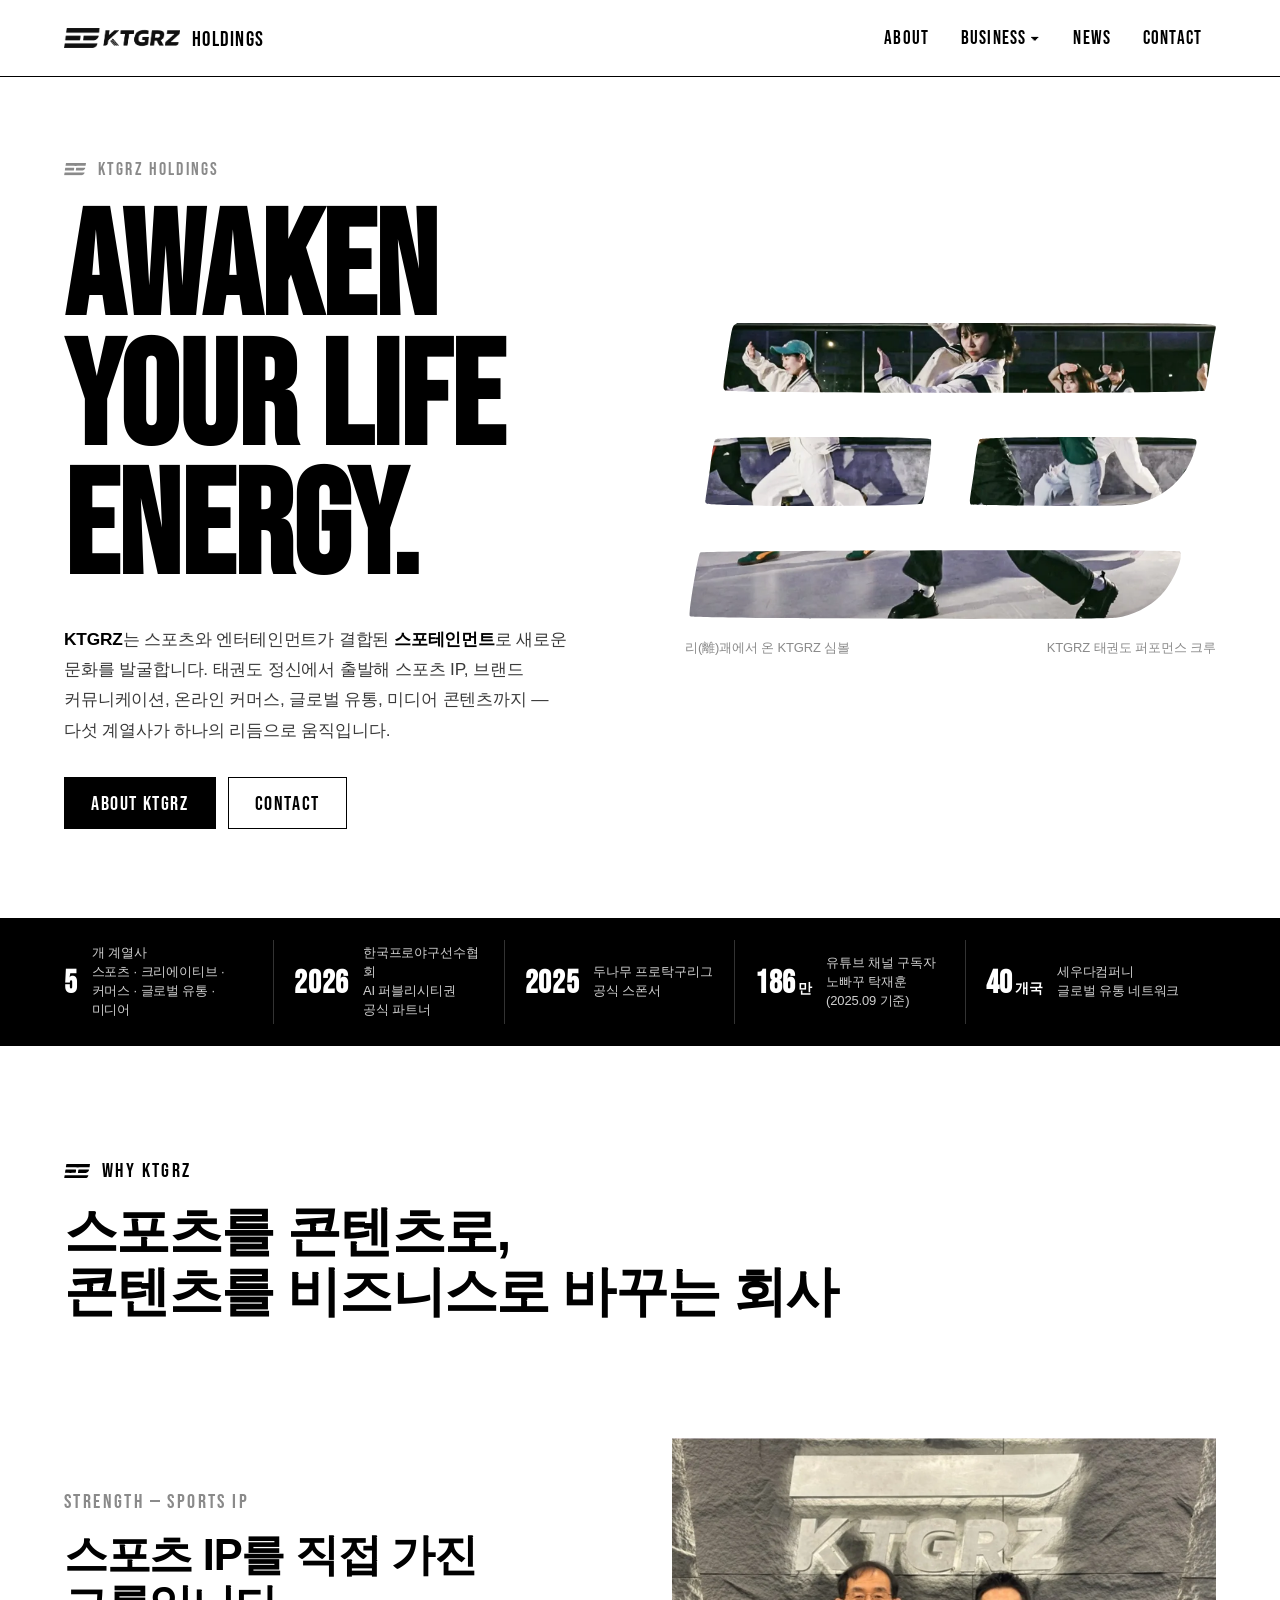
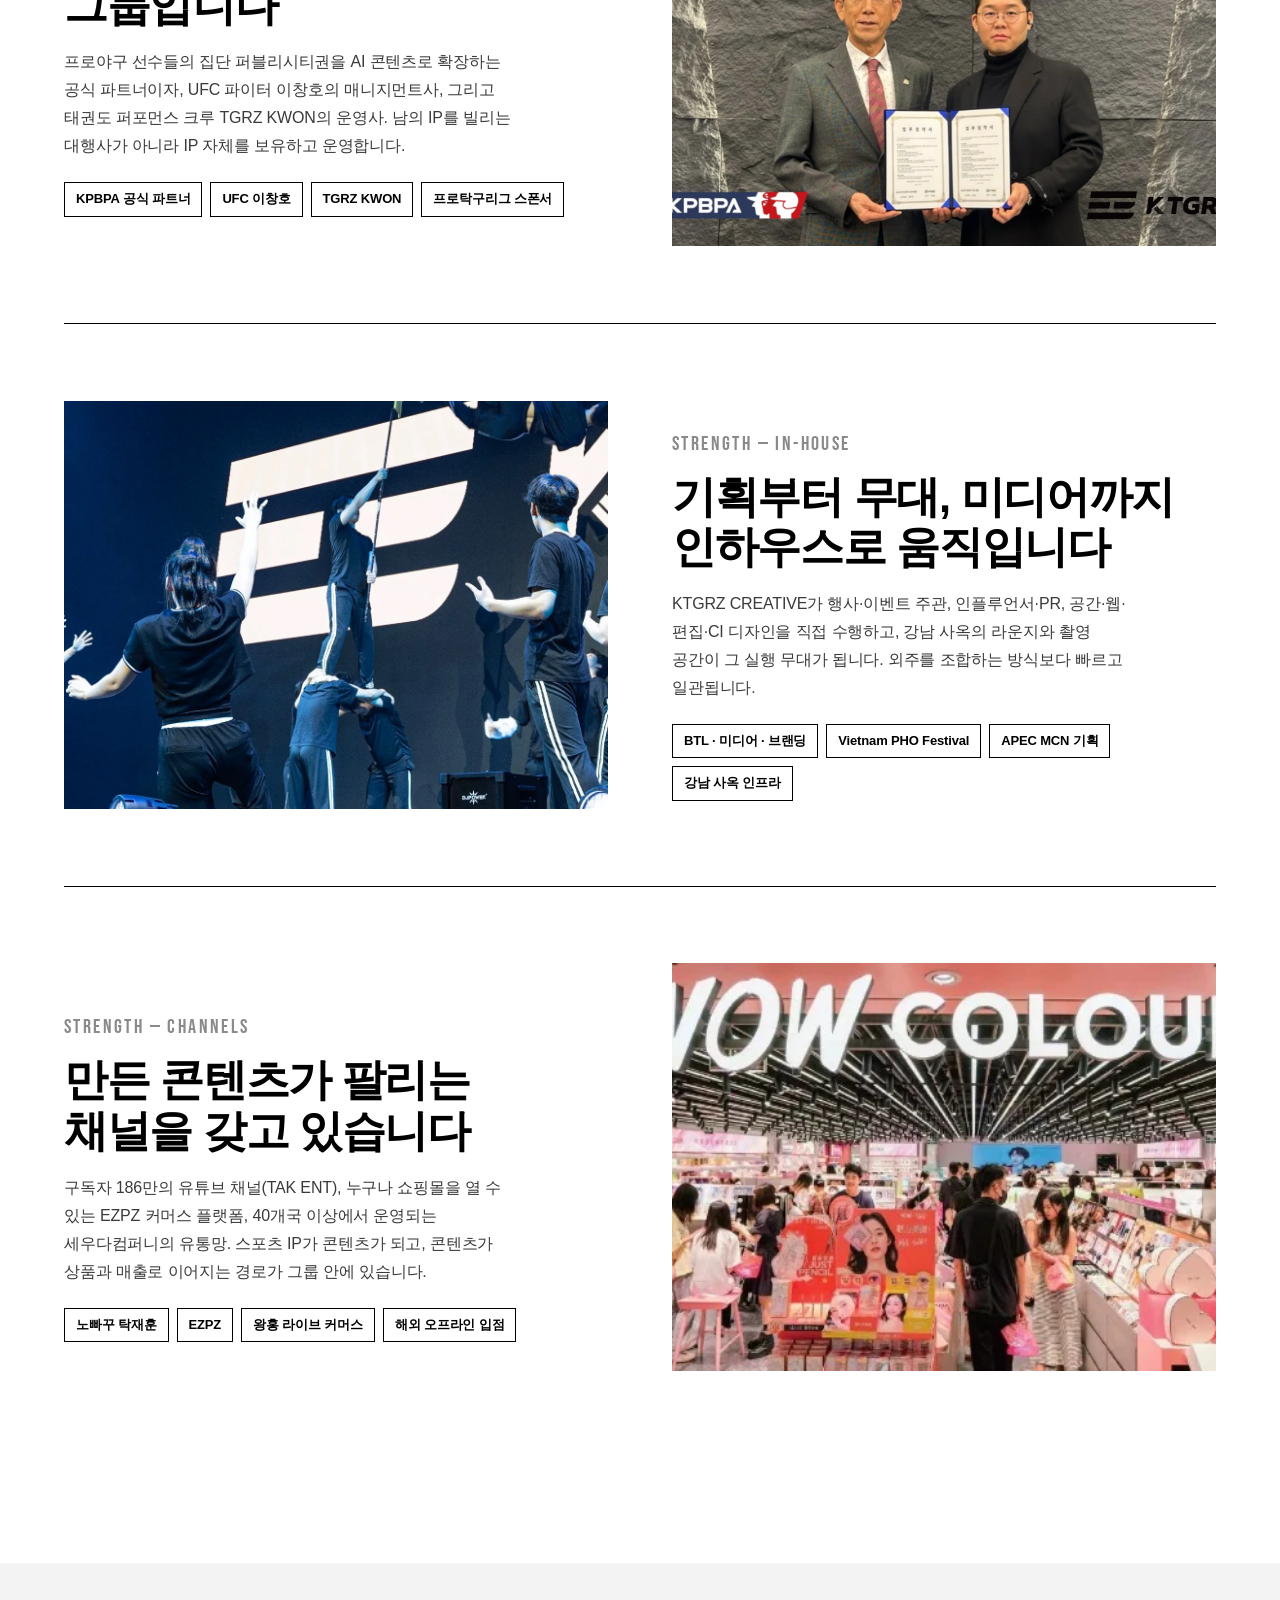
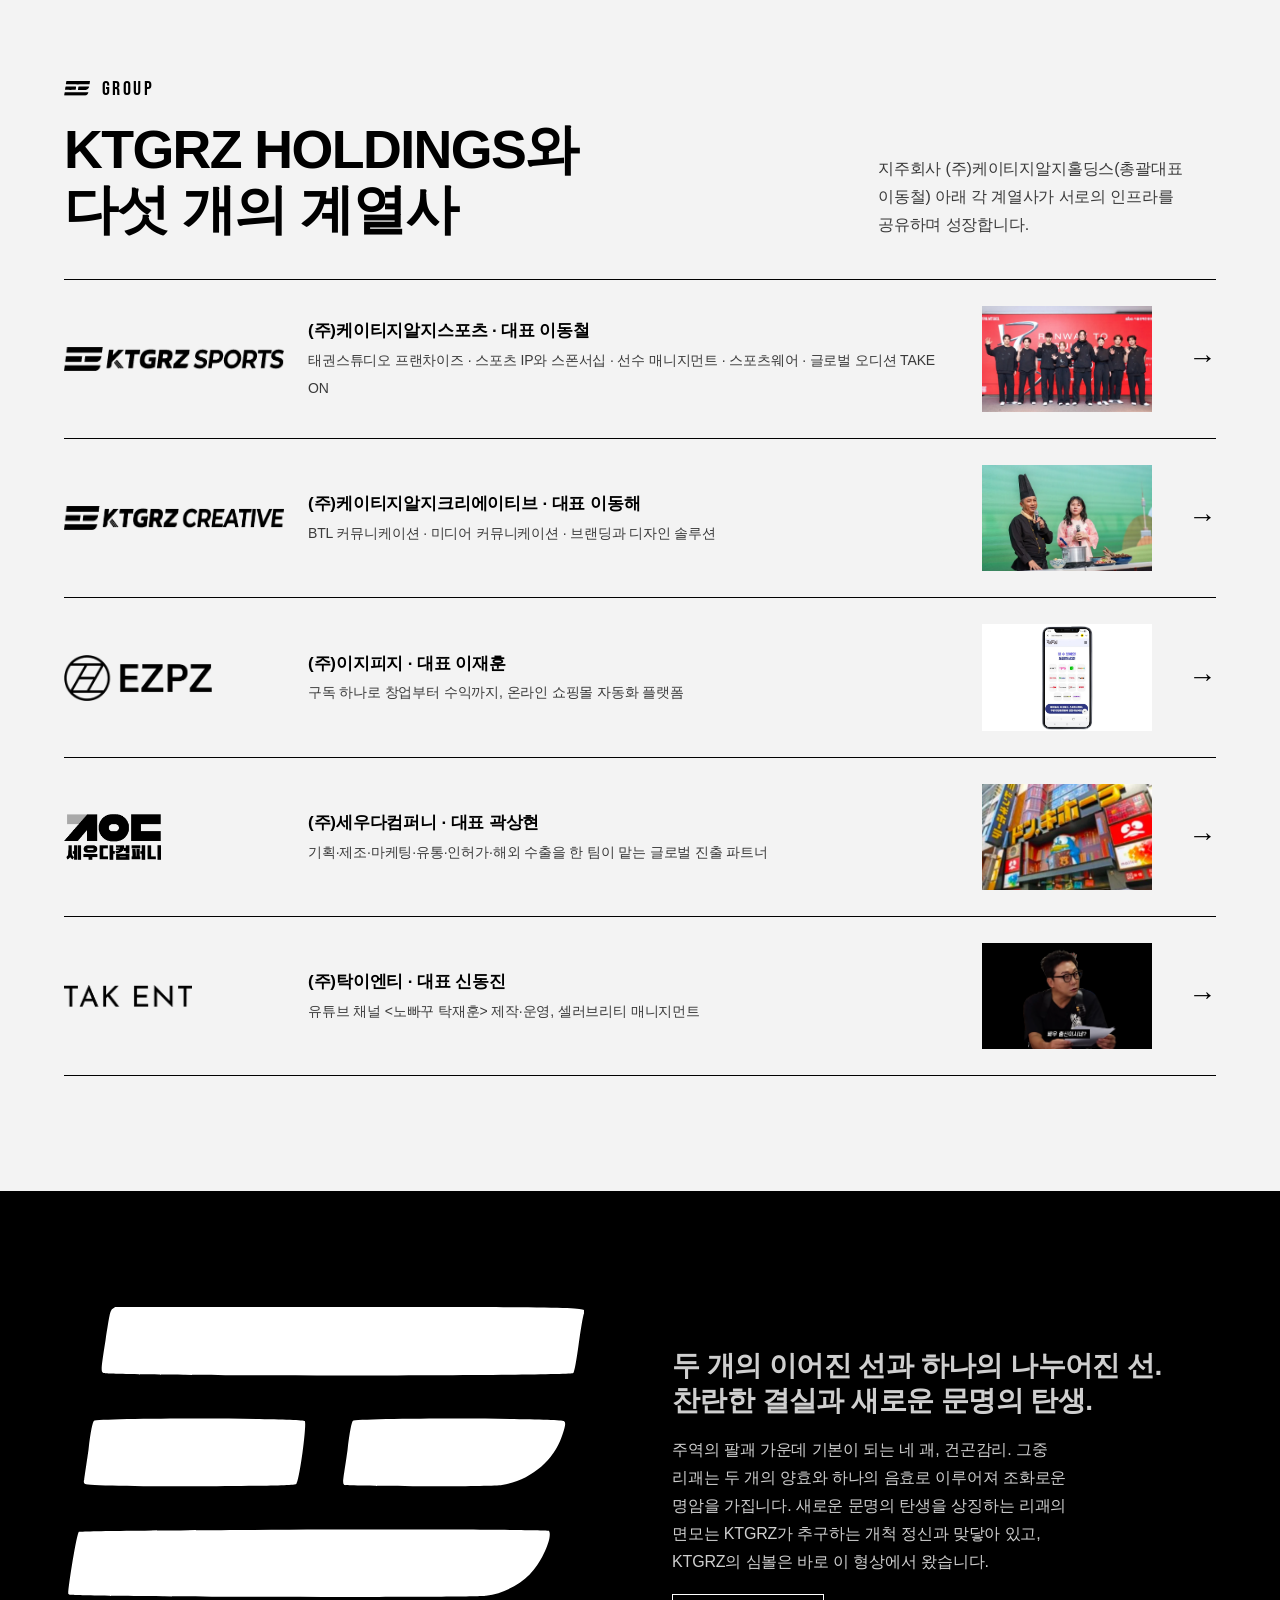
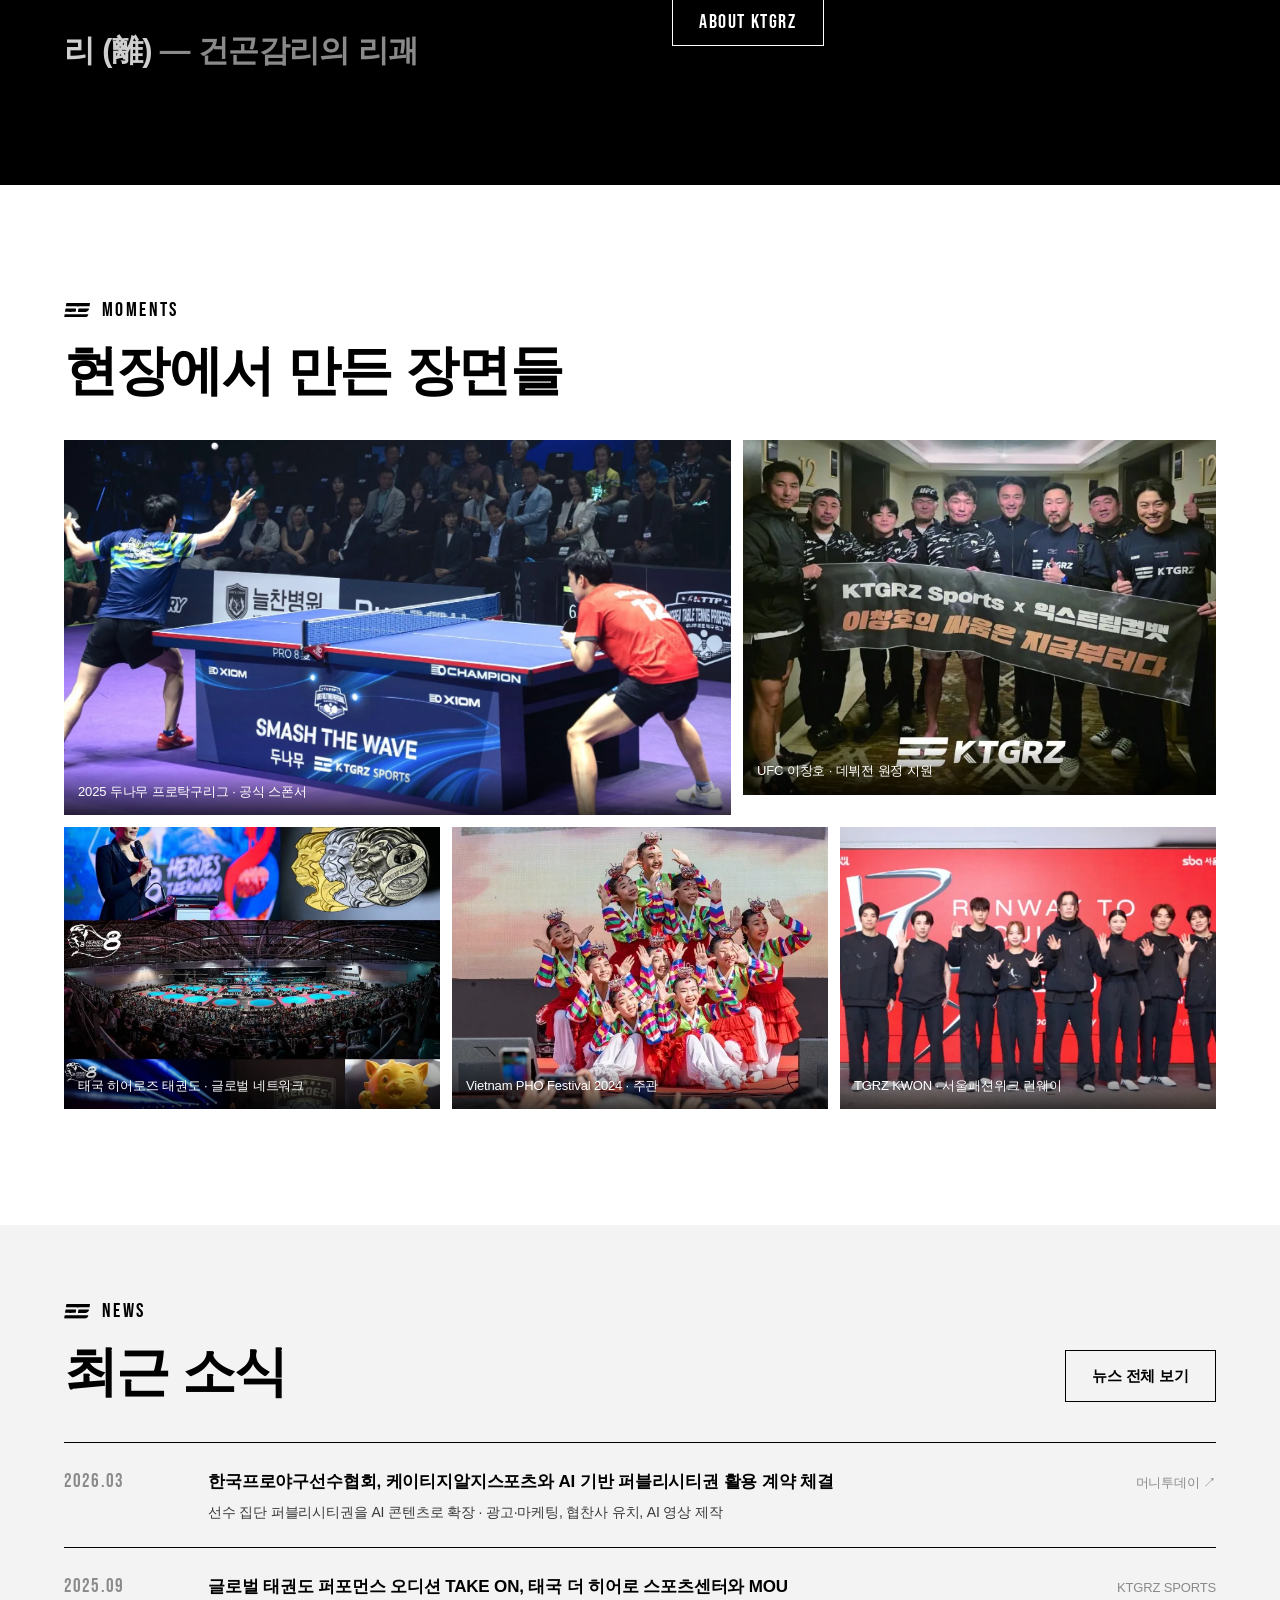
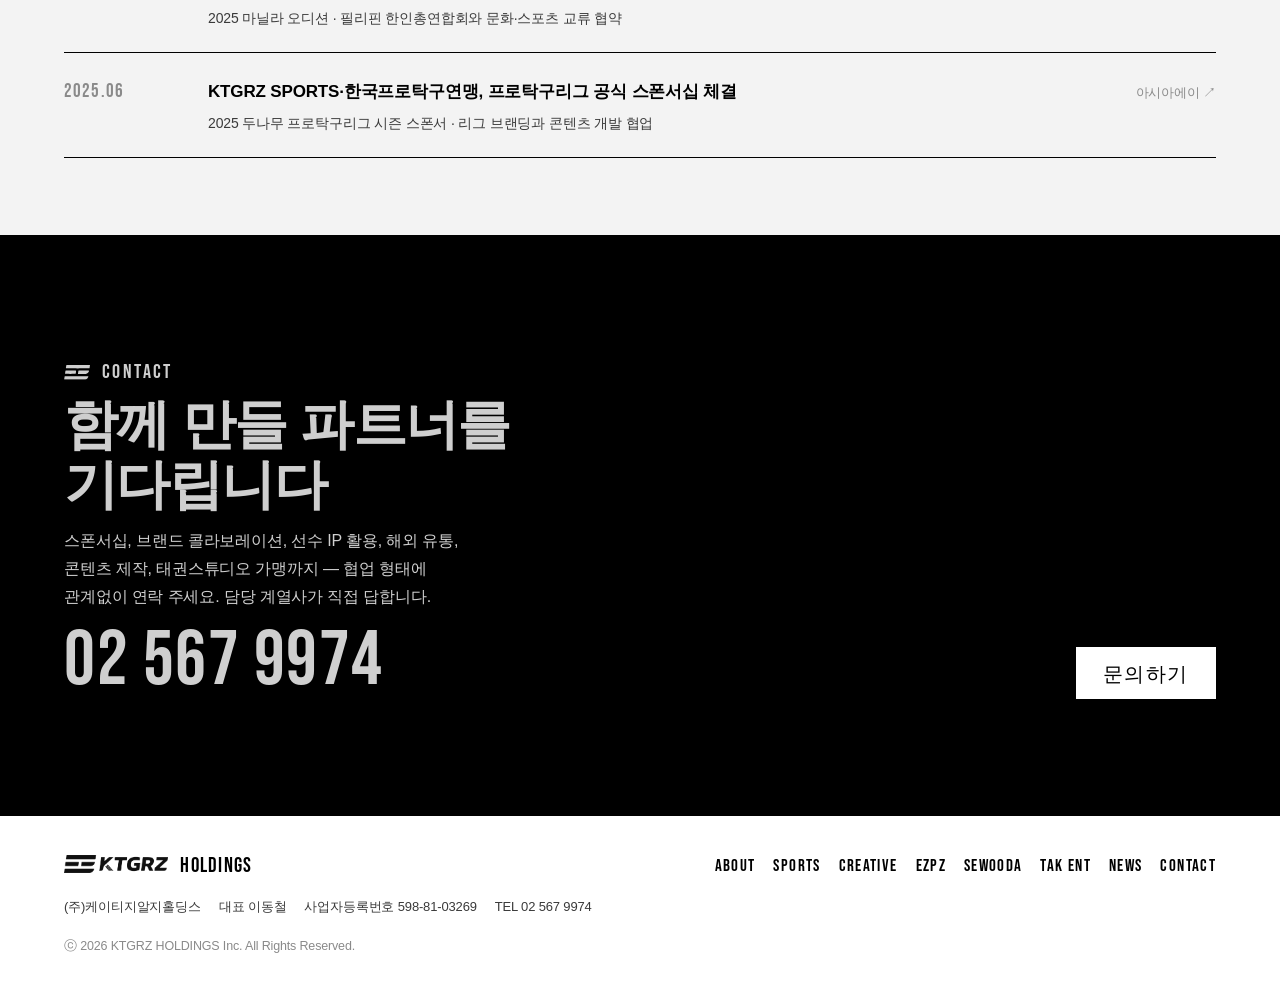
<file: index.html>
<!DOCTYPE html>
<html lang="ko">
<head>
<meta charset="utf-8">
<meta name="viewport" content="width=device-width, initial-scale=1">
<title>KTGRZ | 케이티지알지 — 스포테인먼트 그룹</title>
<meta name="description" content="KTGRZ(케이티지알지)는 태권도 정신을 기반으로 스포츠 IP, 브랜드 커뮤니케이션, 커머스, 글로벌 유통, 미디어 콘텐츠를 잇는 스포테인먼트 그룹입니다.">
<meta property="og:title" content="KTGRZ | 케이티지알지 — 스포테인먼트 그룹">
<meta property="og:description" content="KTGRZ(케이티지알지)는 태권도 정신을 기반으로 스포츠 IP, 브랜드 커뮤니케이션, 커머스, 글로벌 유통, 미디어 콘텐츠를 잇는 스포테인먼트 그룹입니다.">
<meta property="og:type" content="website">
<meta property="og:image" content="assets/img/crew_color.webp">
<meta name="theme-color" content="#ffffff">
<link rel="icon" type="image/png" href="assets/logo/symbol_black.png">
<link rel="stylesheet" href="assets/css/style.css">
</head>
<body>
<svg width="0" height="0" style="position:absolute" aria-hidden="true"><symbol id="mark" viewBox="0 0 488 277"><path d="M6,270 C5,270 4,269 4,269 C4,262 12,212 14,211 C16,209 453,208 455,210 C459,215 449,239 437,251 C427,261 412,269 396,271 C384,273 7,272 6,270 Z M20,166 C19,166 18,164 19,162 C19,161 21,148 23,134 C25,116 27,108 28,107 C30,104 224,104 226,107 C228,110 221,163 218,166 C216,169 22,169 20,166 Z M263,167 C261,165 262,163 266,135 C268,117 270,108 271,107 C273,104 467,104 469,107 C471,108 471,111 467,122 C459,145 437,163 411,167 C401,169 265,168 263,167 Z M37,62 C35,60 34,62 39,31 C43,6 43,5 45,2 L48,0 L265,-0 C506,-0 489,-0 488,6 C487,8 485,21 483,35 C481,50 479,61 478,62 C476,65 39,65 37,62 Z"/></symbol></svg>
<a class="skip" href="#main">본문으로 건너뛰기</a>
<!-- ===== HEADER (모든 페이지 동일) ===== -->
<header class="hdr">
  <div class="wrap row">
    <a class="logo" href="index.html" aria-label="KTGRZ 홈"><img src="assets/logo/ktgrz_black.png" alt="KTGRZ"><span class="h">HOLDINGS</span></a>
    <ul class="menu">
      <li><a href="about.html">About</a></li>
      <li><button type="button" aria-haspopup="true">Business ▾</button>
        <ul class="sub">
          <li><a href="sports.html">KTGRZ SPORTS</a></li>
          <li><a href="creative.html">KTGRZ CREATIVE</a></li>
          <li><a href="ezpz.html">EZPZ</a></li>
          <li><a href="sewooda.html">세우다컴퍼니</a></li>
          <li><a href="takent.html">TAK ENT</a></li>
        </ul>
      </li>
      <li><a href="news.html">News</a></li>
      <li><a href="contact.html">Contact</a></li>
    </ul>
    <button class="burger" type="button" aria-expanded="false" aria-controls="mnav" aria-label="메뉴 열기"><span></span><span></span><span></span></button>
  </div>
  <nav class="mnav" id="mnav" aria-label="모바일 메뉴">
    <a href="index.html">Home</a>
    <a href="about.html">About</a>
    <a href="index.html#biz">Business</a>
    <div class="sub" id="biz-sub">
      <a href="sports.html">KTGRZ SPORTS</a>
      <a href="creative.html">KTGRZ CREATIVE</a>
      <a href="ezpz.html">EZPZ</a>
      <a href="sewooda.html">세우다컴퍼니</a>
      <a href="takent.html">TAK ENT</a>
    </div>
    <a href="news.html">News</a>
    <a href="contact.html">Contact</a>
    <p class="tel">TEL <a href="tel:+8225679974">02 567 9974</a></p>
  </nav>
</header>
<!-- ===== /HEADER ===== -->
<main id="main">

<section class="hero">
  <div class="wrap grid">
    <div>
      <p class="tag"><svg class="mark" aria-hidden="true"><use href="#mark"/></svg><span>KTGRZ HOLDINGS</span></p>
      <h1><span>Awaken</span><span>your life</span><span>energy.</span></h1>
      <p class="lead"><b>KTGRZ</b>는 스포츠와 엔터테인먼트가 결합된 <b>스포테인먼트</b>로 새로운 문화를 발굴합니다. 태권도 정신에서 출발해 스포츠 IP, 브랜드 커뮤니케이션, 온라인 커머스, 글로벌 유통, 미디어 콘텐츠까지 — 다섯 계열사가 하나의 리듬으로 움직입니다.</p>
      <div class="btns"><a class="btn" href="about.html">About KTGRZ</a><a class="btn line" href="contact.html">Contact</a></div>
    </div>
    <figure class="art">
      <svg viewBox="0 0 488 277" role="img" aria-label="KTGRZ 심볼 모양으로 보이는 퍼포먼스 크루 사진">
        <defs><clipPath id="heroclip"><path d="M6,270 C5,270 4,269 4,269 C4,262 12,212 14,211 C16,209 453,208 455,210 C459,215 449,239 437,251 C427,261 412,269 396,271 C384,273 7,272 6,270 Z M20,166 C19,166 18,164 19,162 C19,161 21,148 23,134 C25,116 27,108 28,107 C30,104 224,104 226,107 C228,110 221,163 218,166 C216,169 22,169 20,166 Z M263,167 C261,165 262,163 266,135 C268,117 270,108 271,107 C273,104 467,104 469,107 C471,108 471,111 467,122 C459,145 437,163 411,167 C401,169 265,168 263,167 Z M37,62 C35,60 34,62 39,31 C43,6 43,5 45,2 L48,0 L265,-0 C506,-0 489,-0 488,6 C487,8 485,21 483,35 C481,50 479,61 478,62 C476,65 39,65 37,62 Z"/></clipPath></defs>
        <image href="assets/img/crew_color.webp" width="488" height="460" y="-150" preserveAspectRatio="xMidYMid slice" clip-path="url(#heroclip)"/>
      </svg>
      <figcaption><span>리(離)괘에서 온 KTGRZ 심볼</span><span>KTGRZ 태권도 퍼포먼스 크루</span></figcaption>
    </figure>
  </div>
</section>

<section class="facts black" aria-label="KTGRZ 한눈에 보기">
  <div class="wrap">
    <ul>
      <li><b>5</b>개 계열사<br>스포츠 · 크리에이티브 · 커머스 · 글로벌 유통 · 미디어</li>
      <li><b>2026</b>한국프로야구선수협회<br>AI 퍼블리시티권 공식 파트너</li>
      <li><b>2025</b>두나무 프로탁구리그<br>공식 스폰서</li>
      <li><b>186<small>만</small></b>유튜브 채널 구독자<br>노빠꾸 탁재훈 (2025.09 기준)</li>
      <li><b>40<small>개국</small></b>세우다컴퍼니<br>글로벌 유통 네트워크</li>
    </ul>
  </div>
</section>

<section class="sec">
  <div class="wrap">
    <p class="label"><svg class="mark" aria-hidden="true"><use href="#mark"/></svg><span>Why KTGRZ</span></p>
    <h2 class="h2">스포츠를 콘텐츠로,<br>콘텐츠를 비즈니스로 바꾸는 회사</h2>
    <div class="mt-4">
      <article class="strength">
        <div>
          <p class="num">Strength — Sports IP</p>
          <h3>스포츠 IP를 직접 가진<br>그룹입니다</h3>
          <p>프로야구 선수들의 집단 퍼블리시티권을 AI 콘텐츠로 확장하는 공식 파트너이자, UFC 파이터 이창호의 매니지먼트사, 그리고 태권도 퍼포먼스 크루 TGRZ KWON의 운영사. 남의 IP를 빌리는 대행사가 아니라 IP 자체를 보유하고 운영합니다.</p>
          <div class="proof"><span>KPBPA 공식 파트너</span><span>UFC 이창호</span><span>TGRZ KWON</span><span>프로탁구리그 스폰서</span></div>
        </div>
        <div class="img"><img src="assets/img/kpbpa_signing.webp" alt="한국프로야구선수협회와의 퍼블리시티권 활용 계약 체결식"></div>
      </article>
      <article class="strength">
        <div>
          <p class="num">Strength — In-house</p>
          <h3>기획부터 무대, 미디어까지<br>인하우스로 움직입니다</h3>
          <p>KTGRZ CREATIVE가 행사·이벤트 주관, 인플루언서·PR, 공간·웹·편집·CI 디자인을 직접 수행하고, 강남 사옥의 라운지와 촬영 공간이 그 실행 무대가 됩니다. 외주를 조합하는 방식보다 빠르고 일관됩니다.</p>
          <div class="proof"><span>BTL · 미디어 · 브랜딩</span><span>Vietnam PHO Festival</span><span>APEC MCN 기획</span><span>강남 사옥 인프라</span></div>
        </div>
        <div class="img"><img src="assets/img/creative_stage.webp" alt="KTGRZ 무대 퍼포먼스"></div>
      </article>
      <article class="strength">
        <div>
          <p class="num">Strength — Channels</p>
          <h3>만든 콘텐츠가 팔리는<br>채널을 갖고 있습니다</h3>
          <p>구독자 186만의 유튜브 채널(TAK ENT), 누구나 쇼핑몰을 열 수 있는 EZPZ 커머스 플랫폼, 40개국 이상에서 운영되는 세우다컴퍼니의 유통망. 스포츠 IP가 콘텐츠가 되고, 콘텐츠가 상품과 매출로 이어지는 경로가 그룹 안에 있습니다.</p>
          <div class="proof"><span>노빠꾸 탁재훈</span><span>EZPZ</span><span>왕홍 라이브 커머스</span><span>해외 오프라인 입점</span></div>
        </div>
        <div class="img"><img src="assets/img/cn_wowcolour.webp" alt="중국 WOW COLOUR 매장 입점 현장"></div>
      </article>
    </div>
  </div>
</section>

<section class="sec grey" id="biz">
  <div class="wrap">
    <div class="head-row">
      <div><p class="label"><svg class="mark" aria-hidden="true"><use href="#mark"/></svg><span>Group</span></p><h2 class="h2">KTGRZ HOLDINGS와<br>다섯 개의 계열사</h2></div>
      <p class="ink2" style="max-width:38ch">지주회사 (주)케이티지알지홀딩스(총괄대표 이동철) 아래 각 계열사가 서로의 인프라를 공유하며 성장합니다.</p>
    </div>
    <div class="groups">
      <a class="co" href="sports.html">
        <span class="lg"><img src="assets/logo/sports_black.png" alt="KTGRZ SPORTS"></span>
        <span class="desc"><b>(주)케이티지알지스포츠 · 대표 이동철</b><span>태권스튜디오 프랜차이즈 · 스포츠 IP와 스폰서십 · 선수 매니지먼트 · 스포츠웨어 · 글로벌 오디션 TAKE ON</span></span>
        <span class="pic"><img src="assets/img/kwon_red.webp" alt=""></span>
        <span class="arrow">→</span>
      </a>
      <a class="co" href="creative.html">
        <span class="lg"><img src="assets/logo/creative_black.png" alt="KTGRZ CREATIVE"></span>
        <span class="desc"><b>(주)케이티지알지크리에이티브 · 대표 이동해</b><span>BTL 커뮤니케이션 · 미디어 커뮤니케이션 · 브랜딩과 디자인 솔루션</span></span>
        <span class="pic"><img src="assets/img/pho_1.webp" alt=""></span>
        <span class="arrow">→</span>
      </a>
      <a class="co" href="ezpz.html">
        <span class="lg"><img class="tall" src="assets/logo/ezpz_black.png" alt="EZPZ"></span>
        <span class="desc"><b>(주)이지피지 · 대표 이재훈</b><span>구독 하나로 창업부터 수익까지, 온라인 쇼핑몰 자동화 플랫폼</span></span>
        <span class="pic"><img src="assets/img/ezpz_phone.webp" alt="" style="object-fit:contain;background:#fff"></span>
        <span class="arrow">→</span>
      </a>
      <a class="co" href="sewooda.html">
        <span class="lg"><img class="tall" src="assets/logo/sewooda_black.png" alt="세우다컴퍼니"></span>
        <span class="desc"><b>(주)세우다컴퍼니 · 대표 곽상현</b><span>기획·제조·마케팅·유통·인허가·해외 수출을 한 팀이 맡는 글로벌 진출 파트너</span></span>
        <span class="pic"><img src="assets/img/jp_donki.webp" alt=""></span>
        <span class="arrow">→</span>
      </a>
      <a class="co" href="takent.html">
        <span class="lg"><img class="tk" src="assets/logo/takent_black.png" alt="TAK ENT"></span>
        <span class="desc"><b>(주)탁이엔티 · 대표 신동진</b><span>유튜브 채널 &lt;노빠꾸 탁재훈&gt; 제작·운영, 셀러브리티 매니지먼트</span></span>
        <span class="pic"><img src="assets/img/tak_still.webp" alt=""></span>
        <span class="arrow">→</span>
      </a>
    </div>
  </div>
</section>

<section class="sec black">
  <div class="wrap spirit">
    <div><svg class="bigmark" viewBox="0 0 488 277" aria-hidden="true"><use href="#mark"/></svg><p class="cap">리 (離) <span>— 건곤감리의 리괘</span></p></div>
    <div>
      <p class="h3">두 개의 이어진 선과 하나의 나누어진 선.<br>찬란한 결실과 새로운 문명의 탄생.</p>
      <p>주역의 팔괘 가운데 기본이 되는 네 괘, 건곤감리. 그중 리괘는 두 개의 양효와 하나의 음효로 이루어져 조화로운 명암을 가집니다. 새로운 문명의 탄생을 상징하는 리괘의 면모는 KTGRZ가 추구하는 개척 정신과 맞닿아 있고, KTGRZ의 심볼은 바로 이 형상에서 왔습니다.</p>
      <p class="mt-3"><a class="btn line" href="about.html">About KTGRZ</a></p>
    </div>
  </div>
</section>

<section class="sec">
  <div class="wrap">
    <p class="label"><svg class="mark" aria-hidden="true"><use href="#mark"/></svg><span>Moments</span></p>
    <h2 class="h2">현장에서 만든 장면들</h2>
    <div class="moments">
      <figure class="a"><img src="assets/img/kttp_match.webp" alt="2025 두나무 프로탁구리그 경기"><figcaption>2025 두나무 프로탁구리그 · 공식 스폰서</figcaption></figure>
      <figure class="b"><img src="assets/img/ufc_banner.webp" alt="UFC 이창호 응원 현장"><figcaption>UFC 이창호 · 데뷔전 원정 지원</figcaption></figure>
      <figure class="c"><img src="assets/img/heroes_arena.webp" alt="태국 히어로즈 태권도 대회 현장"><figcaption>태국 히어로즈 태권도 · 글로벌 네트워크</figcaption></figure>
      <figure class="c"><img src="assets/img/pho_3.webp" alt="베트남 퍼 페스티벌 공연"><figcaption>Vietnam PHO Festival 2024 · 주관</figcaption></figure>
      <figure class="c"><img src="assets/img/kwon_runway.webp" alt="TGRZ KWON 런웨이"><figcaption>TGRZ KWON · 서울패션위크 런웨이</figcaption></figure>
    </div>
  </div>
</section>

<section class="sec grey tight">
  <div class="wrap">
    <div class="head-row">
      <div><p class="label"><svg class="mark" aria-hidden="true"><use href="#mark"/></svg><span>News</span></p><h2 class="h2">최근 소식</h2></div>
      <a class="btn line kr" href="news.html">뉴스 전체 보기</a>
    </div>
    <ul class="news">
      <li><a href="https://www.mt.co.kr/sports/2026/03/23/2026032315202750405" target="_blank" rel="noopener"><span class="d">2026.03</span><span class="t">한국프로야구선수협회, 케이티지알지스포츠와 AI 기반 퍼블리시티권 활용 계약 체결<small>선수 집단 퍼블리시티권을 AI 콘텐츠로 확장 · 광고·마케팅, 협찬사 유치, AI 영상 제작</small></span><span class="s">머니투데이</span></a></li>
      <li><div class="it"><span class="d">2025.09</span><span class="t">글로벌 태권도 퍼포먼스 오디션 TAKE ON, 태국 더 히어로 스포츠센터와 MOU<small>2025 마닐라 오디션 · 필리핀 한인총연합회와 문화·스포츠 교류 협약</small></span><span class="s">KTGRZ SPORTS</span></div></li>
      <li><a href="https://www.asiaa.co.kr/news/articleView.html?idxno=214740" target="_blank" rel="noopener"><span class="d">2025.06</span><span class="t">KTGRZ SPORTS·한국프로탁구연맹, 프로탁구리그 공식 스폰서십 체결<small>2025 두나무 프로탁구리그 시즌 스폰서 · 리그 브랜딩과 콘텐츠 개발 협업</small></span><span class="s">아시아에이</span></a></li>
    </ul>
  </div>
</section>

<section class="cta black">
  <div class="wrap g">
    <div>
      <p class="label"><svg class="mark" aria-hidden="true"><use href="#mark"/></svg><span>Contact</span></p>
      <p class="h2">함께 만들 파트너를<br>기다립니다</p>
      <p>스폰서십, 브랜드 콜라보레이션, 선수 IP 활용, 해외 유통, 콘텐츠 제작, 태권스튜디오 가맹까지 — 협업 형태에 관계없이 연락 주세요. 담당 계열사가 직접 답합니다.</p>
      <p class="tel mt-3"><a href="tel:+8225679974">02 567 9974</a></p>
    </div>
    <a class="btn" href="contact.html">문의하기</a>
  </div>
</section>
</main>
<!-- ===== FOOTER (모든 페이지 동일) ===== -->
<footer class="ftr">
  <div class="wrap g">
    <div>
      <a class="logo" href="index.html"><img src="assets/logo/ktgrz_black.png" alt="KTGRZ"><span class="h">HOLDINGS</span></a>
      <ul>
        <li>(주)케이티지알지홀딩스</li><li>대표 이동철</li><li>사업자등록번호 598-81-03269</li><li>TEL 02 567 9974</li>
      </ul>
      <p class="copy">ⓒ <span id="year">2026</span> KTGRZ HOLDINGS Inc. All Rights Reserved.</p>
    </div>
    <div class="links">
      <a href="about.html">About</a><a href="sports.html">Sports</a><a href="creative.html">Creative</a><a href="ezpz.html">EZPZ</a><a href="sewooda.html">Sewooda</a><a href="takent.html">Tak Ent</a><a href="news.html">News</a><a href="contact.html">Contact</a>
    </div>
  </div>
</footer>
<!-- ===== /FOOTER ===== -->
<script src="assets/js/main.js"></script>
</body>
</html>
</file>
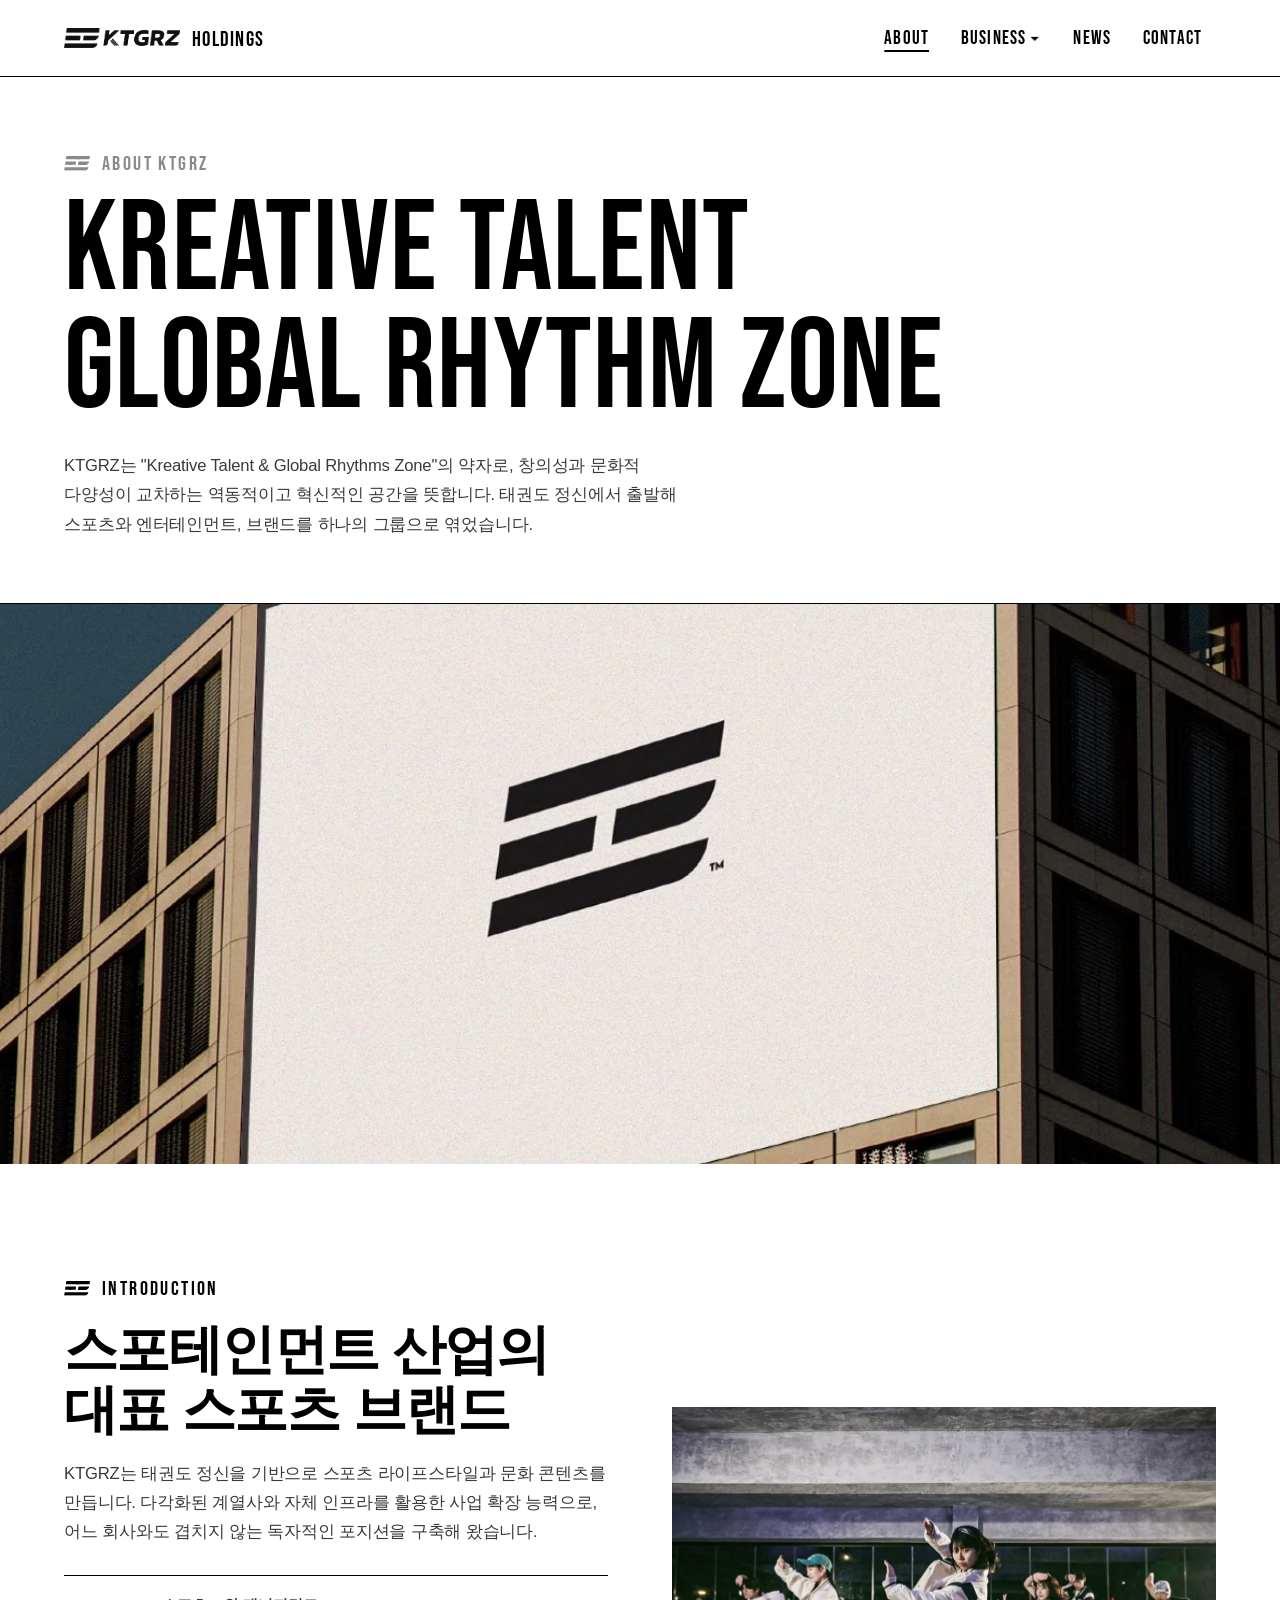
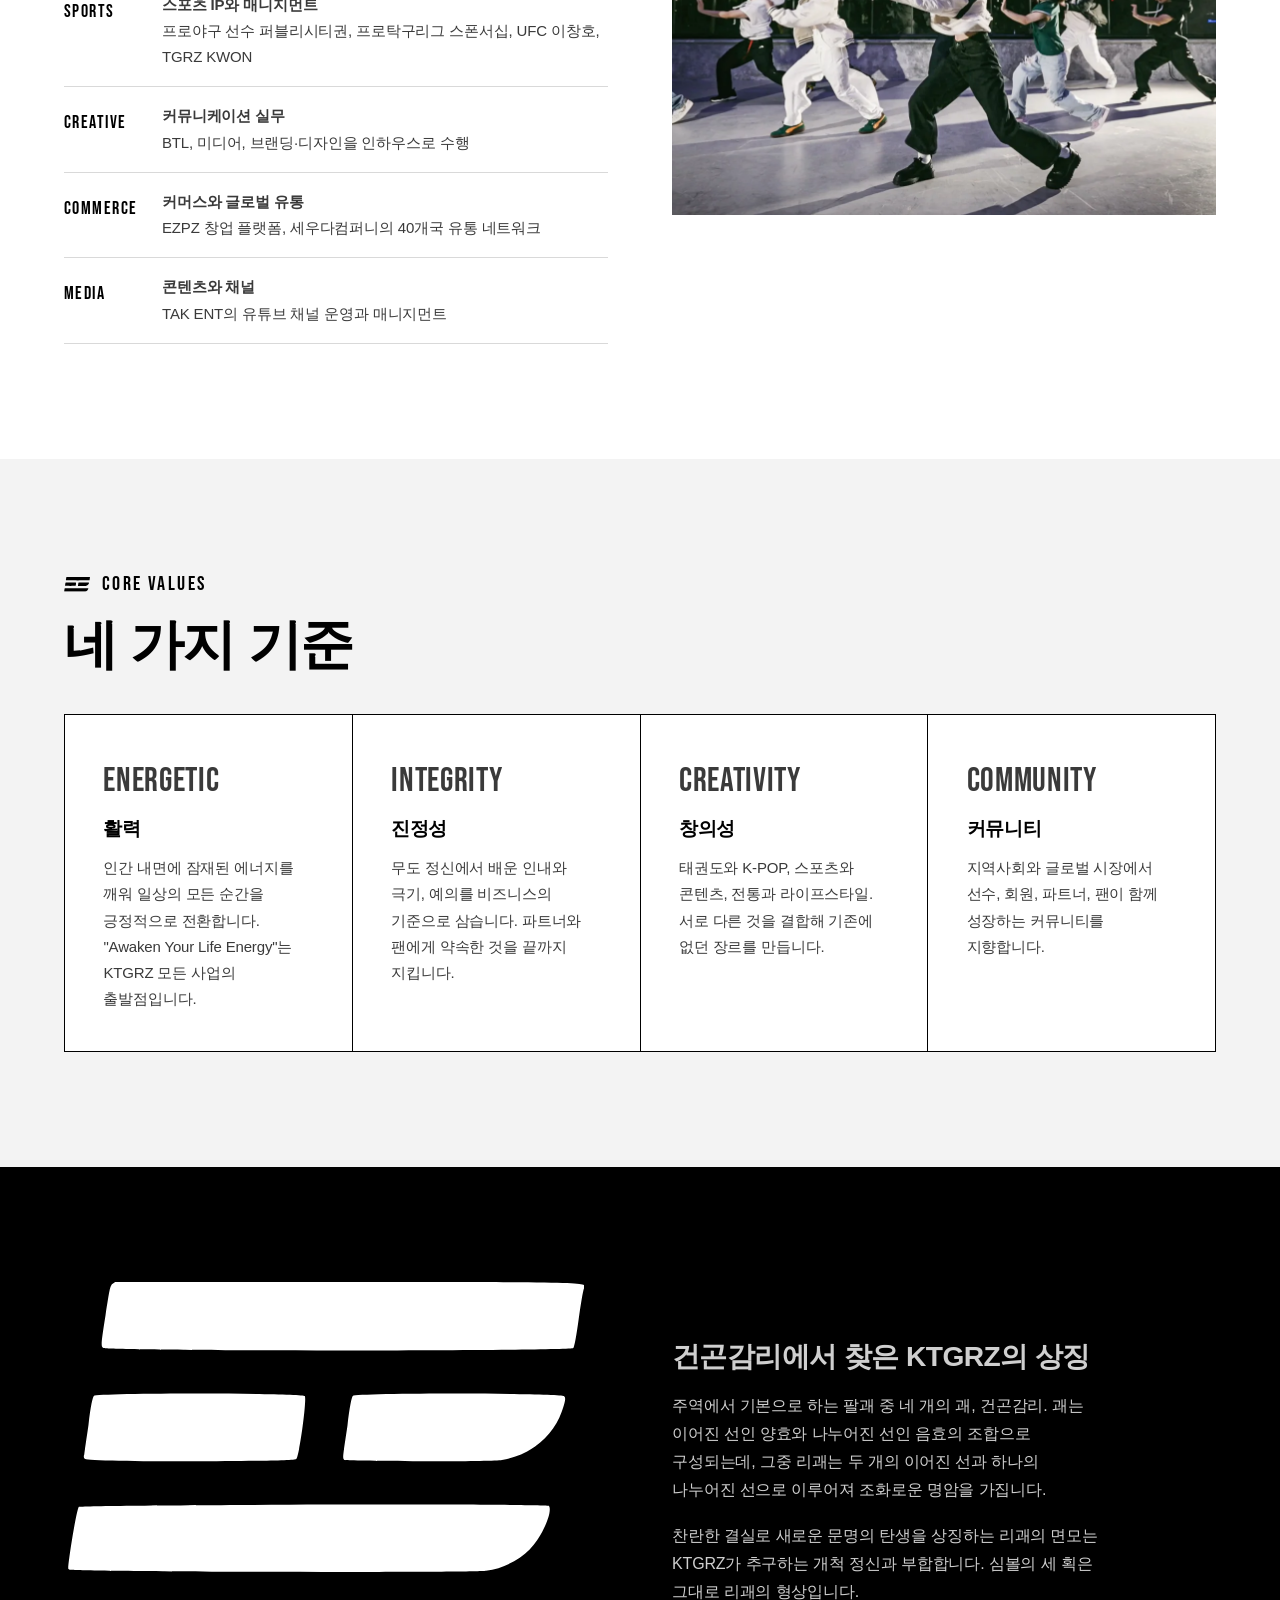
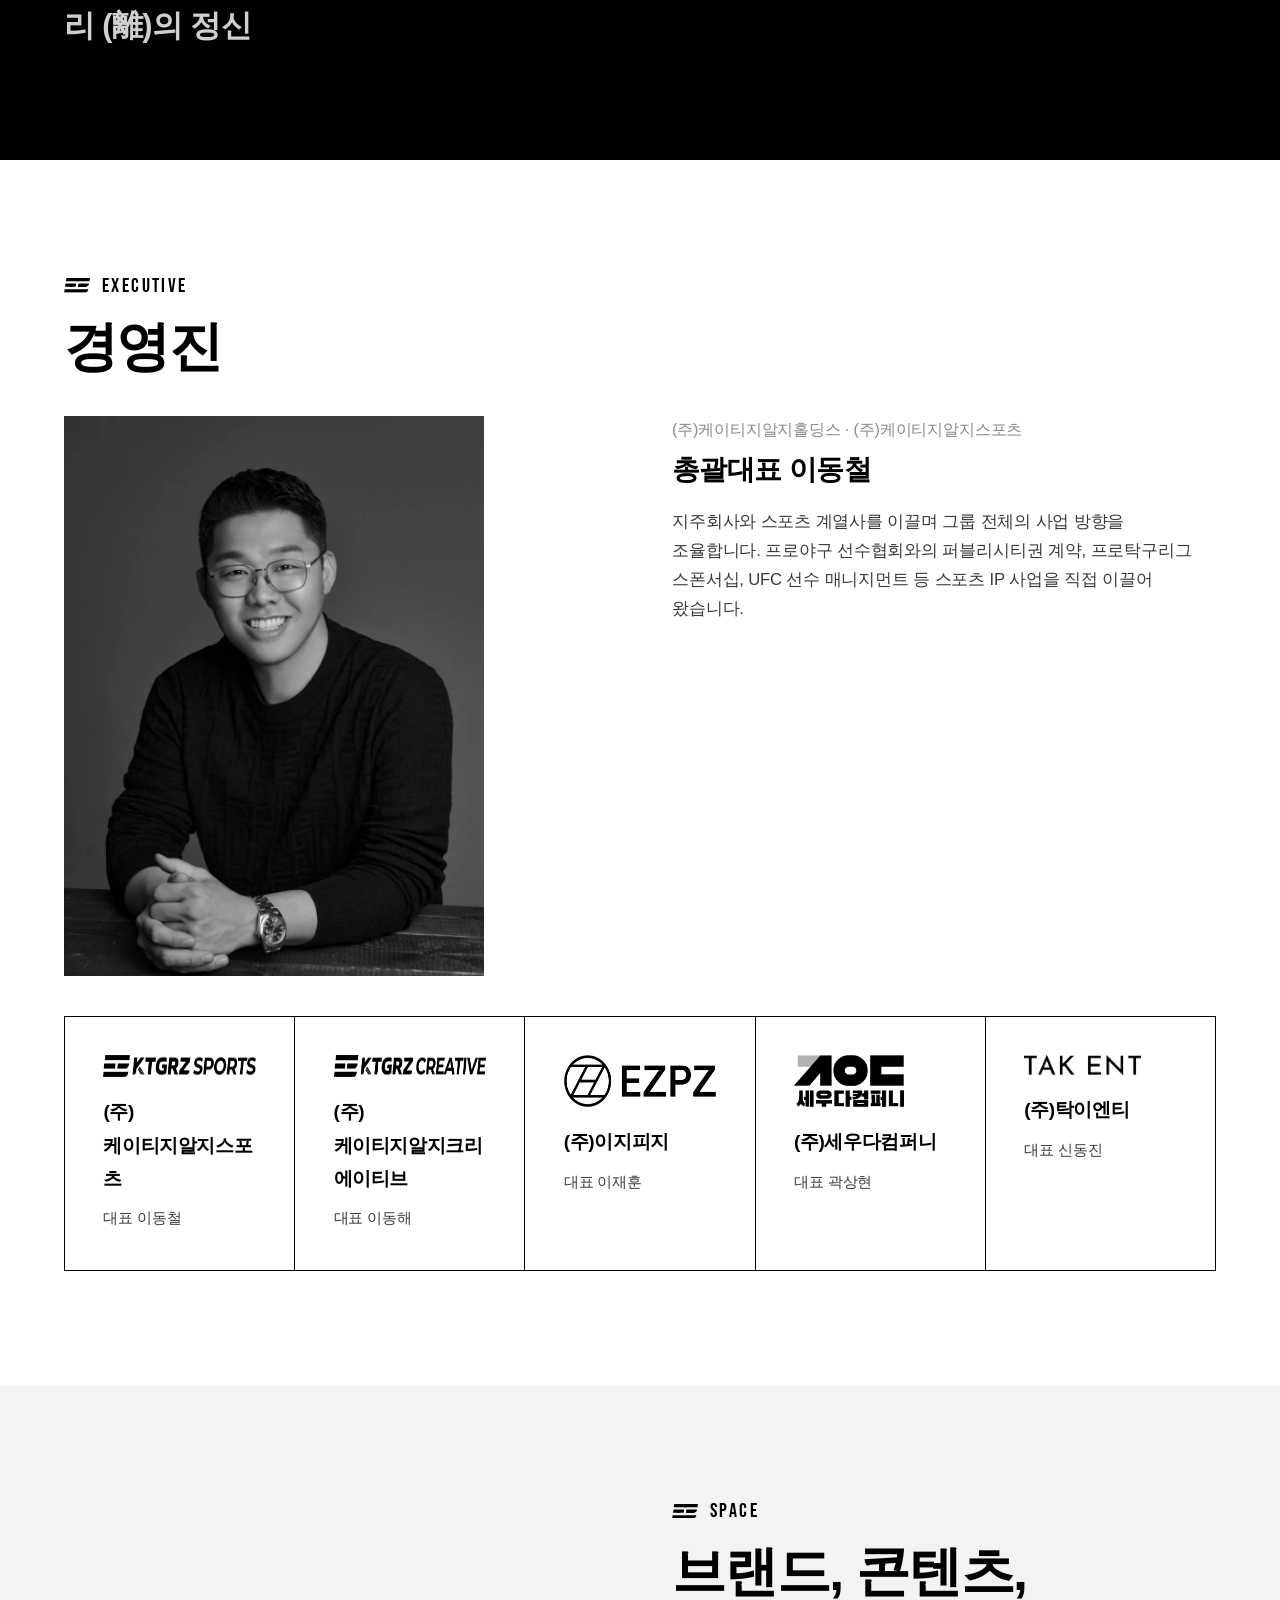
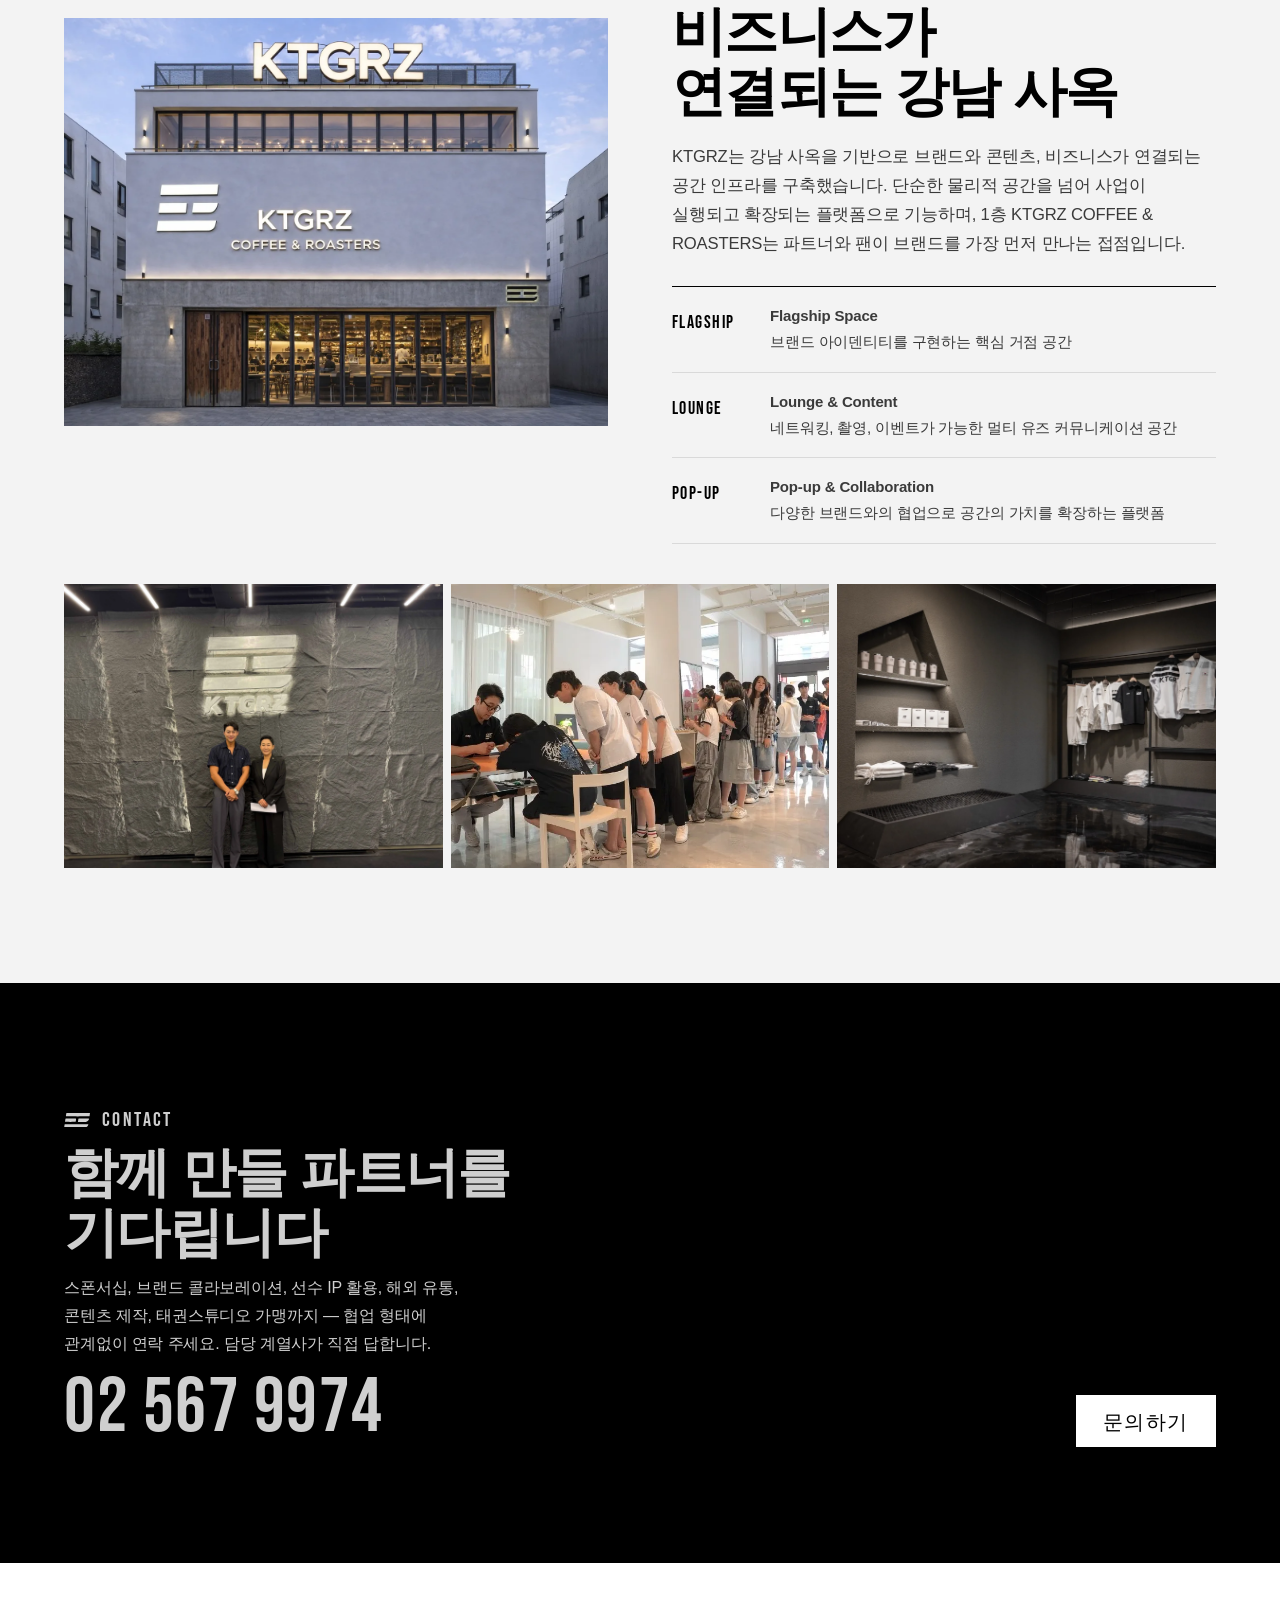
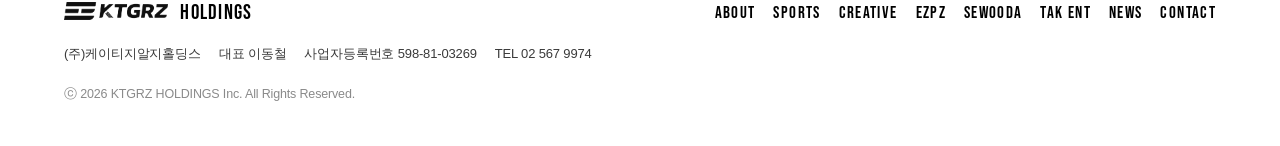
<file: about.html>
<!DOCTYPE html>
<html lang="ko">
<head>
<meta charset="utf-8">
<meta name="viewport" content="width=device-width, initial-scale=1">
<title>About | KTGRZ 케이티지알지홀딩스</title>
<meta name="description" content="KTGRZ(Kreative Talent Global Rhythm Zone)는 창의성과 문화적 다양성이 교차하는 스포테인먼트 그룹입니다. 소개, 핵심 가치, 리(離)의 정신, 경영진, 공간.">
<meta property="og:title" content="About | KTGRZ 케이티지알지홀딩스">
<meta property="og:description" content="KTGRZ(Kreative Talent Global Rhythm Zone)는 창의성과 문화적 다양성이 교차하는 스포테인먼트 그룹입니다. 소개, 핵심 가치, 리(離)의 정신, 경영진, 공간.">
<meta property="og:type" content="website">
<meta property="og:image" content="assets/img/crew_color.webp">
<meta name="theme-color" content="#ffffff">
<link rel="icon" type="image/png" href="assets/logo/symbol_black.png">
<link rel="stylesheet" href="assets/css/style.css">
</head>
<body>
<svg width="0" height="0" style="position:absolute" aria-hidden="true"><symbol id="mark" viewBox="0 0 488 277"><path d="M6,270 C5,270 4,269 4,269 C4,262 12,212 14,211 C16,209 453,208 455,210 C459,215 449,239 437,251 C427,261 412,269 396,271 C384,273 7,272 6,270 Z M20,166 C19,166 18,164 19,162 C19,161 21,148 23,134 C25,116 27,108 28,107 C30,104 224,104 226,107 C228,110 221,163 218,166 C216,169 22,169 20,166 Z M263,167 C261,165 262,163 266,135 C268,117 270,108 271,107 C273,104 467,104 469,107 C471,108 471,111 467,122 C459,145 437,163 411,167 C401,169 265,168 263,167 Z M37,62 C35,60 34,62 39,31 C43,6 43,5 45,2 L48,0 L265,-0 C506,-0 489,-0 488,6 C487,8 485,21 483,35 C481,50 479,61 478,62 C476,65 39,65 37,62 Z"/></symbol></svg>
<a class="skip" href="#main">본문으로 건너뛰기</a>
<!-- ===== HEADER (모든 페이지 동일) ===== -->
<header class="hdr">
  <div class="wrap row">
    <a class="logo" href="index.html" aria-label="KTGRZ 홈"><img src="assets/logo/ktgrz_black.png" alt="KTGRZ"><span class="h">HOLDINGS</span></a>
    <ul class="menu">
      <li><a href="about.html">About</a></li>
      <li><button type="button" aria-haspopup="true">Business ▾</button>
        <ul class="sub">
          <li><a href="sports.html">KTGRZ SPORTS</a></li>
          <li><a href="creative.html">KTGRZ CREATIVE</a></li>
          <li><a href="ezpz.html">EZPZ</a></li>
          <li><a href="sewooda.html">세우다컴퍼니</a></li>
          <li><a href="takent.html">TAK ENT</a></li>
        </ul>
      </li>
      <li><a href="news.html">News</a></li>
      <li><a href="contact.html">Contact</a></li>
    </ul>
    <button class="burger" type="button" aria-expanded="false" aria-controls="mnav" aria-label="메뉴 열기"><span></span><span></span><span></span></button>
  </div>
  <nav class="mnav" id="mnav" aria-label="모바일 메뉴">
    <a href="index.html">Home</a>
    <a href="about.html">About</a>
    <a href="index.html#biz">Business</a>
    <div class="sub" id="biz-sub">
      <a href="sports.html">KTGRZ SPORTS</a>
      <a href="creative.html">KTGRZ CREATIVE</a>
      <a href="ezpz.html">EZPZ</a>
      <a href="sewooda.html">세우다컴퍼니</a>
      <a href="takent.html">TAK ENT</a>
    </div>
    <a href="news.html">News</a>
    <a href="contact.html">Contact</a>
    <p class="tel">TEL <a href="tel:+8225679974">02 567 9974</a></p>
  </nav>
</header>
<!-- ===== /HEADER ===== -->
<main id="main">

<section class="phero">
  <div class="wrap">
    <p class="label"><svg class="mark" aria-hidden="true"><use href="#mark"/></svg><span>About KTGRZ</span></p>
    <h1 class="disp">Kreative Talent<br>Global Rhythm Zone</h1>
    <p class="intro">KTGRZ는 "Kreative Talent &amp; Global Rhythms Zone"의 약자로, 창의성과 문화적 다양성이 교차하는 역동적이고 혁신적인 공간을 뜻합니다. 태권도 정신에서 출발해 스포츠와 엔터테인먼트, 브랜드를 하나의 그룹으로 엮었습니다.</p>
  </div>
</section>
<div class="pband"><img src="assets/img/building_color.webp" alt="KTGRZ 강남 사옥 외관"></div>

<section class="sec">
  <div class="wrap two">
    <div>
      <p class="label"><svg class="mark" aria-hidden="true"><use href="#mark"/></svg><span>Introduction</span></p>
      <h2 class="h2">스포테인먼트 산업의<br>대표 스포츠 브랜드</h2>
      <p class="intro">KTGRZ는 태권도 정신을 기반으로 스포츠 라이프스타일과 문화 콘텐츠를 만듭니다. 다각화된 계열사와 자체 인프라를 활용한 사업 확장 능력으로, 어느 회사와도 겹치지 않는 독자적인 포지션을 구축해 왔습니다.</p>
      <ul class="points">
        <li><span class="k">Sports</span><span class="v"><b>스포츠 IP와 매니지먼트</b>프로야구 선수 퍼블리시티권, 프로탁구리그 스폰서십, UFC 이창호, TGRZ KWON</span></li>
        <li><span class="k">Creative</span><span class="v"><b>커뮤니케이션 실무</b>BTL, 미디어, 브랜딩·디자인을 인하우스로 수행</span></li>
        <li><span class="k">Commerce</span><span class="v"><b>커머스와 글로벌 유통</b>EZPZ 창업 플랫폼, 세우다컴퍼니의 40개국 유통 네트워크</span></li>
        <li><span class="k">Media</span><span class="v"><b>콘텐츠와 채널</b>TAK ENT의 유튜브 채널 운영과 매니지먼트</span></li>
      </ul>
    </div>
    <div class="img"><img src="assets/img/crew_color.webp" alt="KTGRZ 퍼포먼스 크루의 무대 연습"></div>
  </div>
</section>

<section class="sec grey">
  <div class="wrap">
    <p class="label"><svg class="mark" aria-hidden="true"><use href="#mark"/></svg><span>Core Values</span></p>
    <h2 class="h2">네 가지 기준</h2>
    <div class="tiles t4">
      <div class="tile"><p class="n">Energetic</p><h3>활력</h3><p>인간 내면에 잠재된 에너지를 깨워 일상의 모든 순간을 긍정적으로 전환합니다. "Awaken Your Life Energy"는 KTGRZ 모든 사업의 출발점입니다.</p></div>
      <div class="tile"><p class="n">Integrity</p><h3>진정성</h3><p>무도 정신에서 배운 인내와 극기, 예의를 비즈니스의 기준으로 삼습니다. 파트너와 팬에게 약속한 것을 끝까지 지킵니다.</p></div>
      <div class="tile"><p class="n">Creativity</p><h3>창의성</h3><p>태권도와 K-POP, 스포츠와 콘텐츠, 전통과 라이프스타일. 서로 다른 것을 결합해 기존에 없던 장르를 만듭니다.</p></div>
      <div class="tile"><p class="n">Community</p><h3>커뮤니티</h3><p>지역사회와 글로벌 시장에서 선수, 회원, 파트너, 팬이 함께 성장하는 커뮤니티를 지향합니다.</p></div>
    </div>
  </div>
</section>

<section class="sec black">
  <div class="wrap spirit">
    <div><svg class="bigmark" viewBox="0 0 488 277" aria-hidden="true"><use href="#mark"/></svg><p class="cap">리 (離)의 정신</p></div>
    <div>
      <p class="h3">건곤감리에서 찾은 KTGRZ의 상징</p>
      <p>주역에서 기본으로 하는 팔괘 중 네 개의 괘, 건곤감리. 괘는 이어진 선인 양효와 나누어진 선인 음효의 조합으로 구성되는데, 그중 리괘는 두 개의 이어진 선과 하나의 나누어진 선으로 이루어져 조화로운 명암을 가집니다.</p>
      <p class="mt-2" style="color:#cfcfcf">찬란한 결실로 새로운 문명의 탄생을 상징하는 리괘의 면모는 KTGRZ가 추구하는 개척 정신과 부합합니다. 심볼의 세 획은 그대로 리괘의 형상입니다.</p>
    </div>
  </div>
</section>

<section class="sec">
  <div class="wrap">
    <p class="label"><svg class="mark" aria-hidden="true"><use href="#mark"/></svg><span>Executive</span></p>
    <h2 class="h2">경영진</h2>
    <div class="two top mt-4">
      <div class="img" style="max-width:420px"><img src="assets/img/ceo.webp" alt="KTGRZ HOLDINGS 총괄대표 이동철" style="aspect-ratio:3/4"></div>
      <div>
        <p class="muted">(주)케이티지알지홀딩스 · (주)케이티지알지스포츠</p>
        <p class="h3 mt-1">총괄대표 이동철</p>
        <p class="intro">지주회사와 스포츠 계열사를 이끌며 그룹 전체의 사업 방향을 조율합니다. 프로야구 선수협회와의 퍼블리시티권 계약, 프로탁구리그 스폰서십, UFC 선수 매니지먼트 등 스포츠 IP 사업을 직접 이끌어 왔습니다.</p>
      </div>
    </div>
    <div class="tiles t5">
      <div class="tile"><img class="lg" src="assets/logo/sports_black.png" alt="KTGRZ SPORTS" style="height:22px"><h3>(주)케이티지알지스포츠</h3><p>대표 이동철</p></div>
      <div class="tile"><img class="lg" src="assets/logo/creative_black.png" alt="KTGRZ CREATIVE" style="height:22px"><h3>(주)케이티지알지크리에이티브</h3><p>대표 이동해</p></div>
      <div class="tile"><img class="lg tall" src="assets/logo/ezpz_black.png" alt="EZPZ"><h3>(주)이지피지</h3><p>대표 이재훈</p></div>
      <div class="tile"><img class="lg tall" src="assets/logo/sewooda_black.png" alt="세우다컴퍼니"><h3>(주)세우다컴퍼니</h3><p>대표 곽상현</p></div>
      <div class="tile"><img class="lg" src="assets/logo/takent_black.png" alt="TAK ENT" style="height:20px"><h3>(주)탁이엔티</h3><p>대표 신동진</p></div>
    </div>
  </div>
</section>

<section class="sec grey">
  <div class="wrap two rev">
    <div>
      <p class="label"><svg class="mark" aria-hidden="true"><use href="#mark"/></svg><span>Space</span></p>
      <h2 class="h2">브랜드, 콘텐츠, 비즈니스가<br>연결되는 강남 사옥</h2>
      <p class="intro">KTGRZ는 강남 사옥을 기반으로 브랜드와 콘텐츠, 비즈니스가 연결되는 공간 인프라를 구축했습니다. 단순한 물리적 공간을 넘어 사업이 실행되고 확장되는 플랫폼으로 기능하며, 1층 KTGRZ COFFEE &amp; ROASTERS는 파트너와 팬이 브랜드를 가장 먼저 만나는 접점입니다.</p>
      <ul class="points">
        <li><span class="k">Flagship</span><span class="v"><b>Flagship Space</b>브랜드 아이덴티티를 구현하는 핵심 거점 공간</span></li>
        <li><span class="k">Lounge</span><span class="v"><b>Lounge &amp; Content</b>네트워킹, 촬영, 이벤트가 가능한 멀티 유즈 커뮤니케이션 공간</span></li>
        <li><span class="k">Pop-up</span><span class="v"><b>Pop-up &amp; Collaboration</b>다양한 브랜드와의 협업으로 공간의 가치를 확장하는 플랫폼</span></li>
      </ul>
    </div>
    <div class="img"><img src="assets/img/coffee.webp" alt="KTGRZ 사옥 1층 KTGRZ COFFEE &amp; ROASTERS"></div>
  </div>
  <div class="wrap gal g3">
    <img src="assets/img/ktgrz_wall.webp" alt="사옥 로고 월 앞 미팅">
    <img src="assets/img/studio_seminar.webp" alt="사옥 라운지 세미나">
    <img src="assets/img/apparel_shop.webp" alt="사옥 내 스포츠웨어 스토어">
  </div>
</section>

<section class="cta black">
  <div class="wrap g">
    <div>
      <p class="label"><svg class="mark" aria-hidden="true"><use href="#mark"/></svg><span>Contact</span></p>
      <p class="h2">함께 만들 파트너를<br>기다립니다</p>
      <p>스폰서십, 브랜드 콜라보레이션, 선수 IP 활용, 해외 유통, 콘텐츠 제작, 태권스튜디오 가맹까지 — 협업 형태에 관계없이 연락 주세요. 담당 계열사가 직접 답합니다.</p>
      <p class="tel mt-3"><a href="tel:+8225679974">02 567 9974</a></p>
    </div>
    <a class="btn" href="contact.html">문의하기</a>
  </div>
</section>
</main>
<!-- ===== FOOTER (모든 페이지 동일) ===== -->
<footer class="ftr">
  <div class="wrap g">
    <div>
      <a class="logo" href="index.html"><img src="assets/logo/ktgrz_black.png" alt="KTGRZ"><span class="h">HOLDINGS</span></a>
      <ul>
        <li>(주)케이티지알지홀딩스</li><li>대표 이동철</li><li>사업자등록번호 598-81-03269</li><li>TEL 02 567 9974</li>
      </ul>
      <p class="copy">ⓒ <span id="year">2026</span> KTGRZ HOLDINGS Inc. All Rights Reserved.</p>
    </div>
    <div class="links">
      <a href="about.html">About</a><a href="sports.html">Sports</a><a href="creative.html">Creative</a><a href="ezpz.html">EZPZ</a><a href="sewooda.html">Sewooda</a><a href="takent.html">Tak Ent</a><a href="news.html">News</a><a href="contact.html">Contact</a>
    </div>
  </div>
</footer>
<!-- ===== /FOOTER ===== -->
<script src="assets/js/main.js"></script>
</body>
</html>
</file>
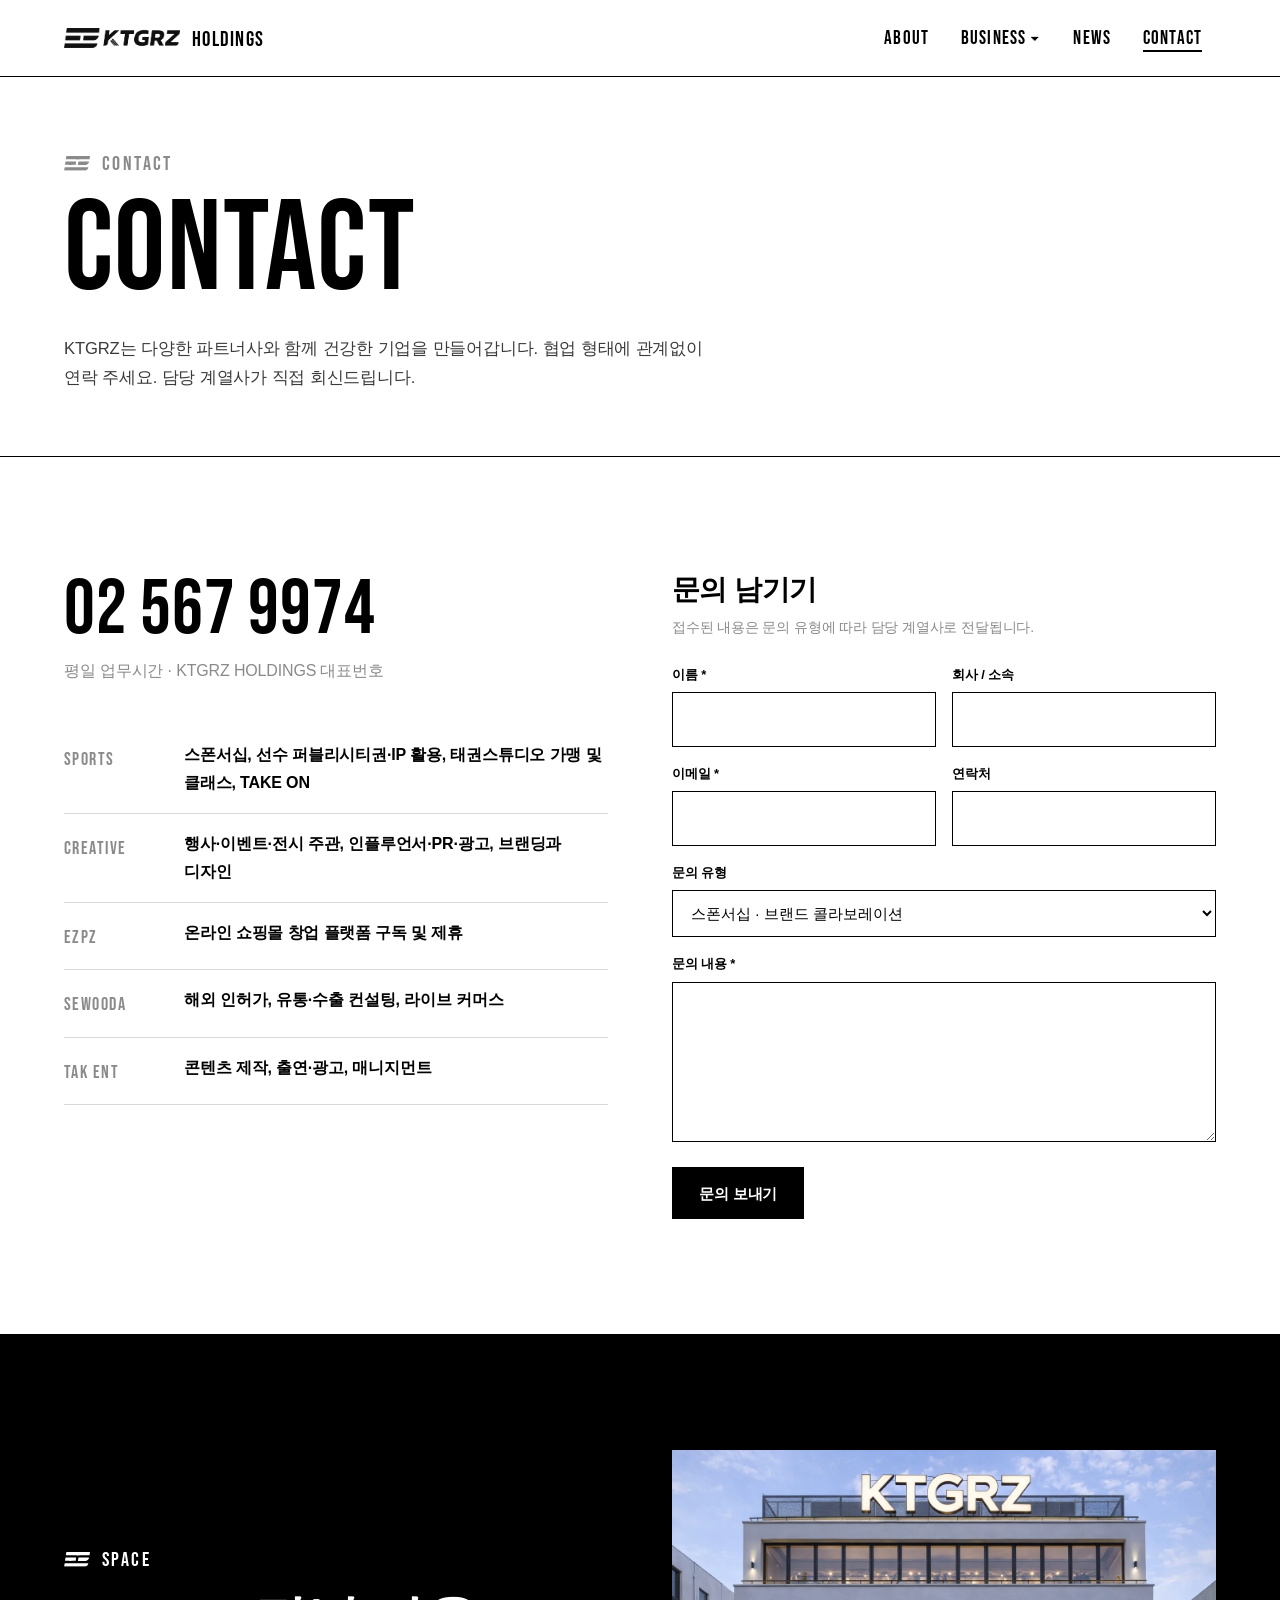
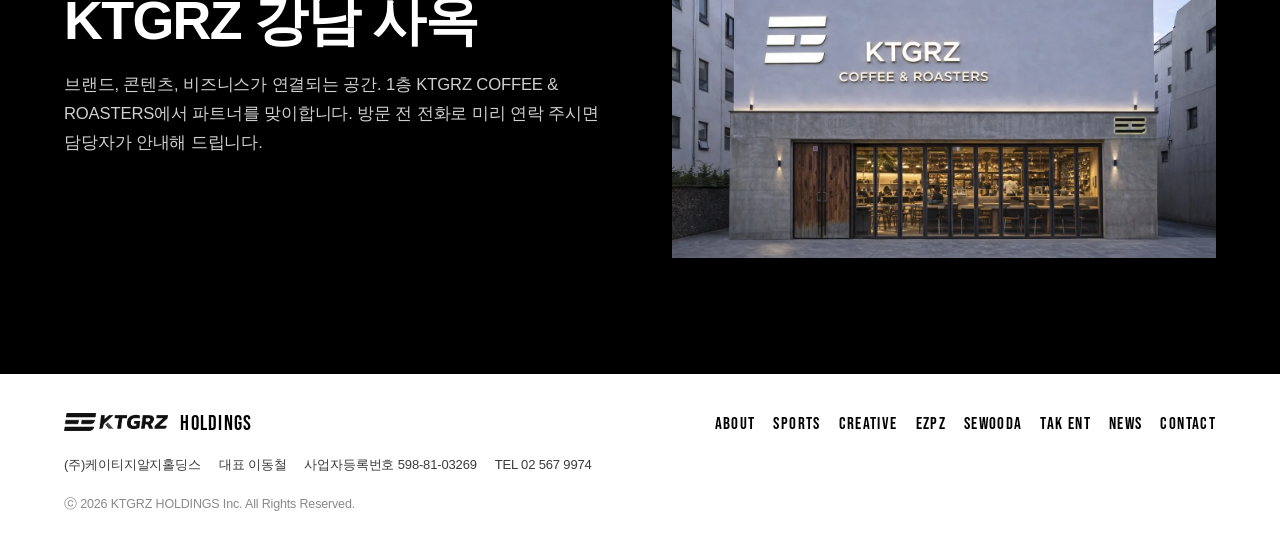
<file: contact.html>
<!DOCTYPE html>
<html lang="ko">
<head>
<meta charset="utf-8">
<meta name="viewport" content="width=device-width, initial-scale=1">
<title>Contact | KTGRZ 문의</title>
<meta name="description" content="KTGRZ HOLDINGS 파트너십, 스폰서십, 선수 IP 활용, 해외 유통, 콘텐츠 제작 문의.">
<meta property="og:title" content="Contact | KTGRZ 문의">
<meta property="og:description" content="KTGRZ HOLDINGS 파트너십, 스폰서십, 선수 IP 활용, 해외 유통, 콘텐츠 제작 문의.">
<meta property="og:type" content="website">
<meta property="og:image" content="assets/img/crew_color.webp">
<meta name="theme-color" content="#ffffff">
<link rel="icon" type="image/png" href="assets/logo/symbol_black.png">
<link rel="stylesheet" href="assets/css/style.css">
</head>
<body>
<svg width="0" height="0" style="position:absolute" aria-hidden="true"><symbol id="mark" viewBox="0 0 488 277"><path d="M6,270 C5,270 4,269 4,269 C4,262 12,212 14,211 C16,209 453,208 455,210 C459,215 449,239 437,251 C427,261 412,269 396,271 C384,273 7,272 6,270 Z M20,166 C19,166 18,164 19,162 C19,161 21,148 23,134 C25,116 27,108 28,107 C30,104 224,104 226,107 C228,110 221,163 218,166 C216,169 22,169 20,166 Z M263,167 C261,165 262,163 266,135 C268,117 270,108 271,107 C273,104 467,104 469,107 C471,108 471,111 467,122 C459,145 437,163 411,167 C401,169 265,168 263,167 Z M37,62 C35,60 34,62 39,31 C43,6 43,5 45,2 L48,0 L265,-0 C506,-0 489,-0 488,6 C487,8 485,21 483,35 C481,50 479,61 478,62 C476,65 39,65 37,62 Z"/></symbol></svg>
<a class="skip" href="#main">본문으로 건너뛰기</a>
<!-- ===== HEADER (모든 페이지 동일) ===== -->
<header class="hdr">
  <div class="wrap row">
    <a class="logo" href="index.html" aria-label="KTGRZ 홈"><img src="assets/logo/ktgrz_black.png" alt="KTGRZ"><span class="h">HOLDINGS</span></a>
    <ul class="menu">
      <li><a href="about.html">About</a></li>
      <li><button type="button" aria-haspopup="true">Business ▾</button>
        <ul class="sub">
          <li><a href="sports.html">KTGRZ SPORTS</a></li>
          <li><a href="creative.html">KTGRZ CREATIVE</a></li>
          <li><a href="ezpz.html">EZPZ</a></li>
          <li><a href="sewooda.html">세우다컴퍼니</a></li>
          <li><a href="takent.html">TAK ENT</a></li>
        </ul>
      </li>
      <li><a href="news.html">News</a></li>
      <li><a href="contact.html">Contact</a></li>
    </ul>
    <button class="burger" type="button" aria-expanded="false" aria-controls="mnav" aria-label="메뉴 열기"><span></span><span></span><span></span></button>
  </div>
  <nav class="mnav" id="mnav" aria-label="모바일 메뉴">
    <a href="index.html">Home</a>
    <a href="about.html">About</a>
    <a href="index.html#biz">Business</a>
    <div class="sub" id="biz-sub">
      <a href="sports.html">KTGRZ SPORTS</a>
      <a href="creative.html">KTGRZ CREATIVE</a>
      <a href="ezpz.html">EZPZ</a>
      <a href="sewooda.html">세우다컴퍼니</a>
      <a href="takent.html">TAK ENT</a>
    </div>
    <a href="news.html">News</a>
    <a href="contact.html">Contact</a>
    <p class="tel">TEL <a href="tel:+8225679974">02 567 9974</a></p>
  </nav>
</header>
<!-- ===== /HEADER ===== -->
<main id="main">

<section class="phero">
  <div class="wrap">
    <p class="label"><svg class="mark" aria-hidden="true"><use href="#mark"/></svg><span>Contact</span></p>
    <h1 class="disp">Contact</h1>
    <p class="intro">KTGRZ는 다양한 파트너사와 함께 건강한 기업을 만들어갑니다. 협업 형태에 관계없이 연락 주세요. 담당 계열사가 직접 회신드립니다.</p>
  </div>
</section>

<section class="sec">
  <div class="wrap two top">
    <div>
      <p class="tel disp" style="font-size:clamp(44px,6vw,80px);line-height:1"><a href="tel:+8225679974">02 567 9974</a></p>
      <p class="muted mt-1">평일 업무시간 · KTGRZ HOLDINGS 대표번호</p>
      <dl class="kv mt-4">
        <dt>Sports</dt><dd>스폰서십, 선수 퍼블리시티권·IP 활용, 태권스튜디오 가맹 및 클래스, TAKE ON</dd>
        <dt>Creative</dt><dd>행사·이벤트·전시 주관, 인플루언서·PR·광고, 브랜딩과 디자인</dd>
        <dt>EZPZ</dt><dd>온라인 쇼핑몰 창업 플랫폼 구독 및 제휴</dd>
        <dt>Sewooda</dt><dd>해외 인허가, 유통·수출 컨설팅, 라이브 커머스</dd>
        <dt>Tak Ent</dt><dd>콘텐츠 제작, 출연·광고, 매니지먼트</dd>
      </dl>
    </div>
    <div>
      <p class="h3">문의 남기기</p>
      <p class="muted mt-1" style="font-size:14px">접수된 내용은 문의 유형에 따라 담당 계열사로 전달됩니다.</p>
      <form id="contact-form" class="form mt-3" data-endpoint="" method="post">
        <div><label for="f-name">이름 *</label><input id="f-name" name="name" required autocomplete="name"></div>
        <div><label for="f-company">회사 / 소속</label><input id="f-company" name="company" autocomplete="organization"></div>
        <div><label for="f-email">이메일 *</label><input id="f-email" name="email" type="email" required autocomplete="email"></div>
        <div><label for="f-phone">연락처</label><input id="f-phone" name="phone" type="tel" autocomplete="tel"></div>
        <div class="full"><label for="f-topic">문의 유형</label>
          <select id="f-topic" name="topic">
            <option>스폰서십 · 브랜드 콜라보레이션</option>
            <option>프로야구 선수 퍼블리시티권 활용</option>
            <option>태권스튜디오 가맹 · 클래스</option>
            <option>행사 · 이벤트 · 미디어 (KTGRZ CREATIVE)</option>
            <option>EZPZ 창업 플랫폼</option>
            <option>해외 유통 · 인허가 (세우다컴퍼니)</option>
            <option>콘텐츠 · 매니지먼트 (TAK ENT)</option>
            <option>기타</option>
          </select></div>
        <div class="full"><label for="f-msg">문의 내용 *</label><textarea id="f-msg" name="message" required></textarea></div>
        <div class="full"><button class="btn kr" type="submit">문의 보내기</button><p id="form-msg" class="msg" hidden></p></div>
      </form>
    </div>
  </div>
</section>

<section class="sec black">
  <div class="wrap two">
    <div>
      <p class="label"><svg class="mark" aria-hidden="true"><use href="#mark"/></svg><span>Space</span></p>
      <h2 class="h2">KTGRZ 강남 사옥</h2>
      <p class="intro">브랜드, 콘텐츠, 비즈니스가 연결되는 공간. 1층 KTGRZ COFFEE &amp; ROASTERS에서 파트너를 맞이합니다. 방문 전 전화로 미리 연락 주시면 담당자가 안내해 드립니다.</p>
    </div>
    <div class="img"><img src="assets/img/coffee.webp" alt="KTGRZ 사옥 야경"></div>
  </div>
</section>
</main>
<!-- ===== FOOTER (모든 페이지 동일) ===== -->
<footer class="ftr">
  <div class="wrap g">
    <div>
      <a class="logo" href="index.html"><img src="assets/logo/ktgrz_black.png" alt="KTGRZ"><span class="h">HOLDINGS</span></a>
      <ul>
        <li>(주)케이티지알지홀딩스</li><li>대표 이동철</li><li>사업자등록번호 598-81-03269</li><li>TEL 02 567 9974</li>
      </ul>
      <p class="copy">ⓒ <span id="year">2026</span> KTGRZ HOLDINGS Inc. All Rights Reserved.</p>
    </div>
    <div class="links">
      <a href="about.html">About</a><a href="sports.html">Sports</a><a href="creative.html">Creative</a><a href="ezpz.html">EZPZ</a><a href="sewooda.html">Sewooda</a><a href="takent.html">Tak Ent</a><a href="news.html">News</a><a href="contact.html">Contact</a>
    </div>
  </div>
</footer>
<!-- ===== /FOOTER ===== -->
<script src="assets/js/main.js"></script>
</body>
</html>
</file>
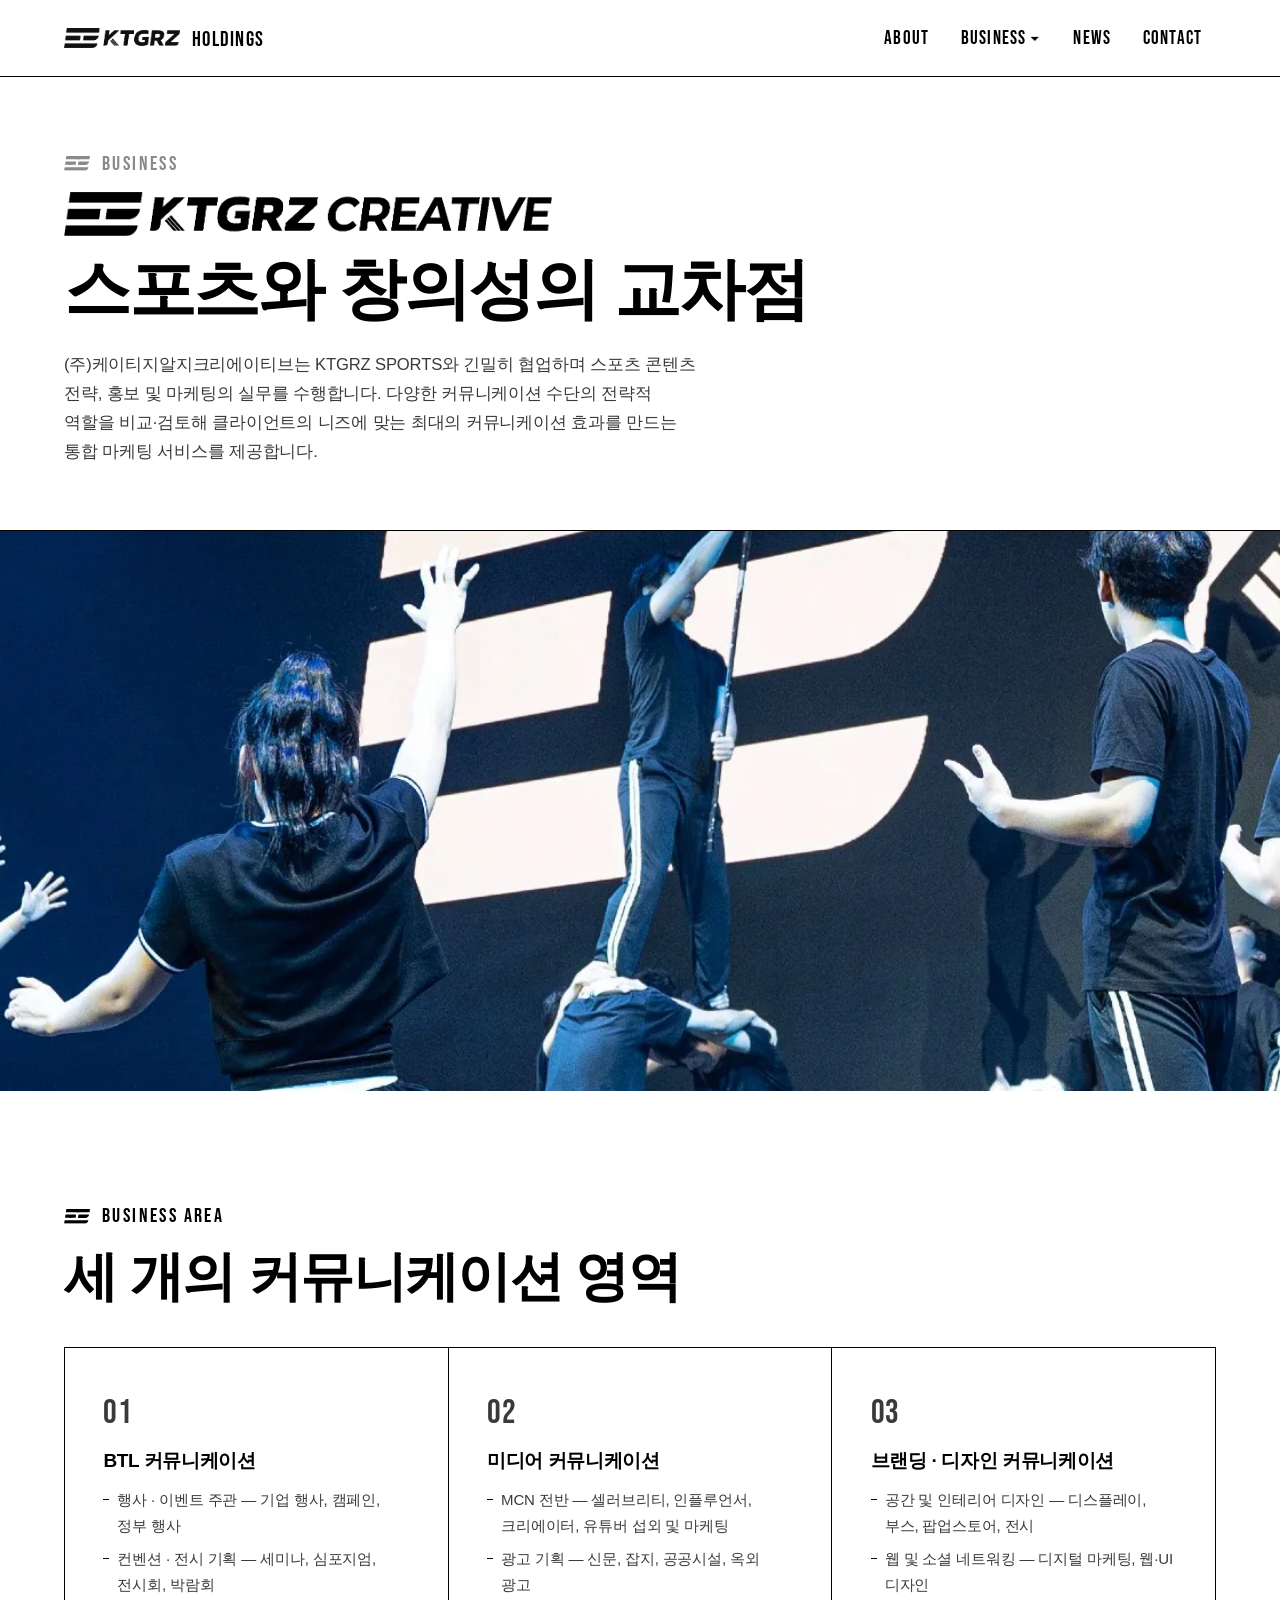
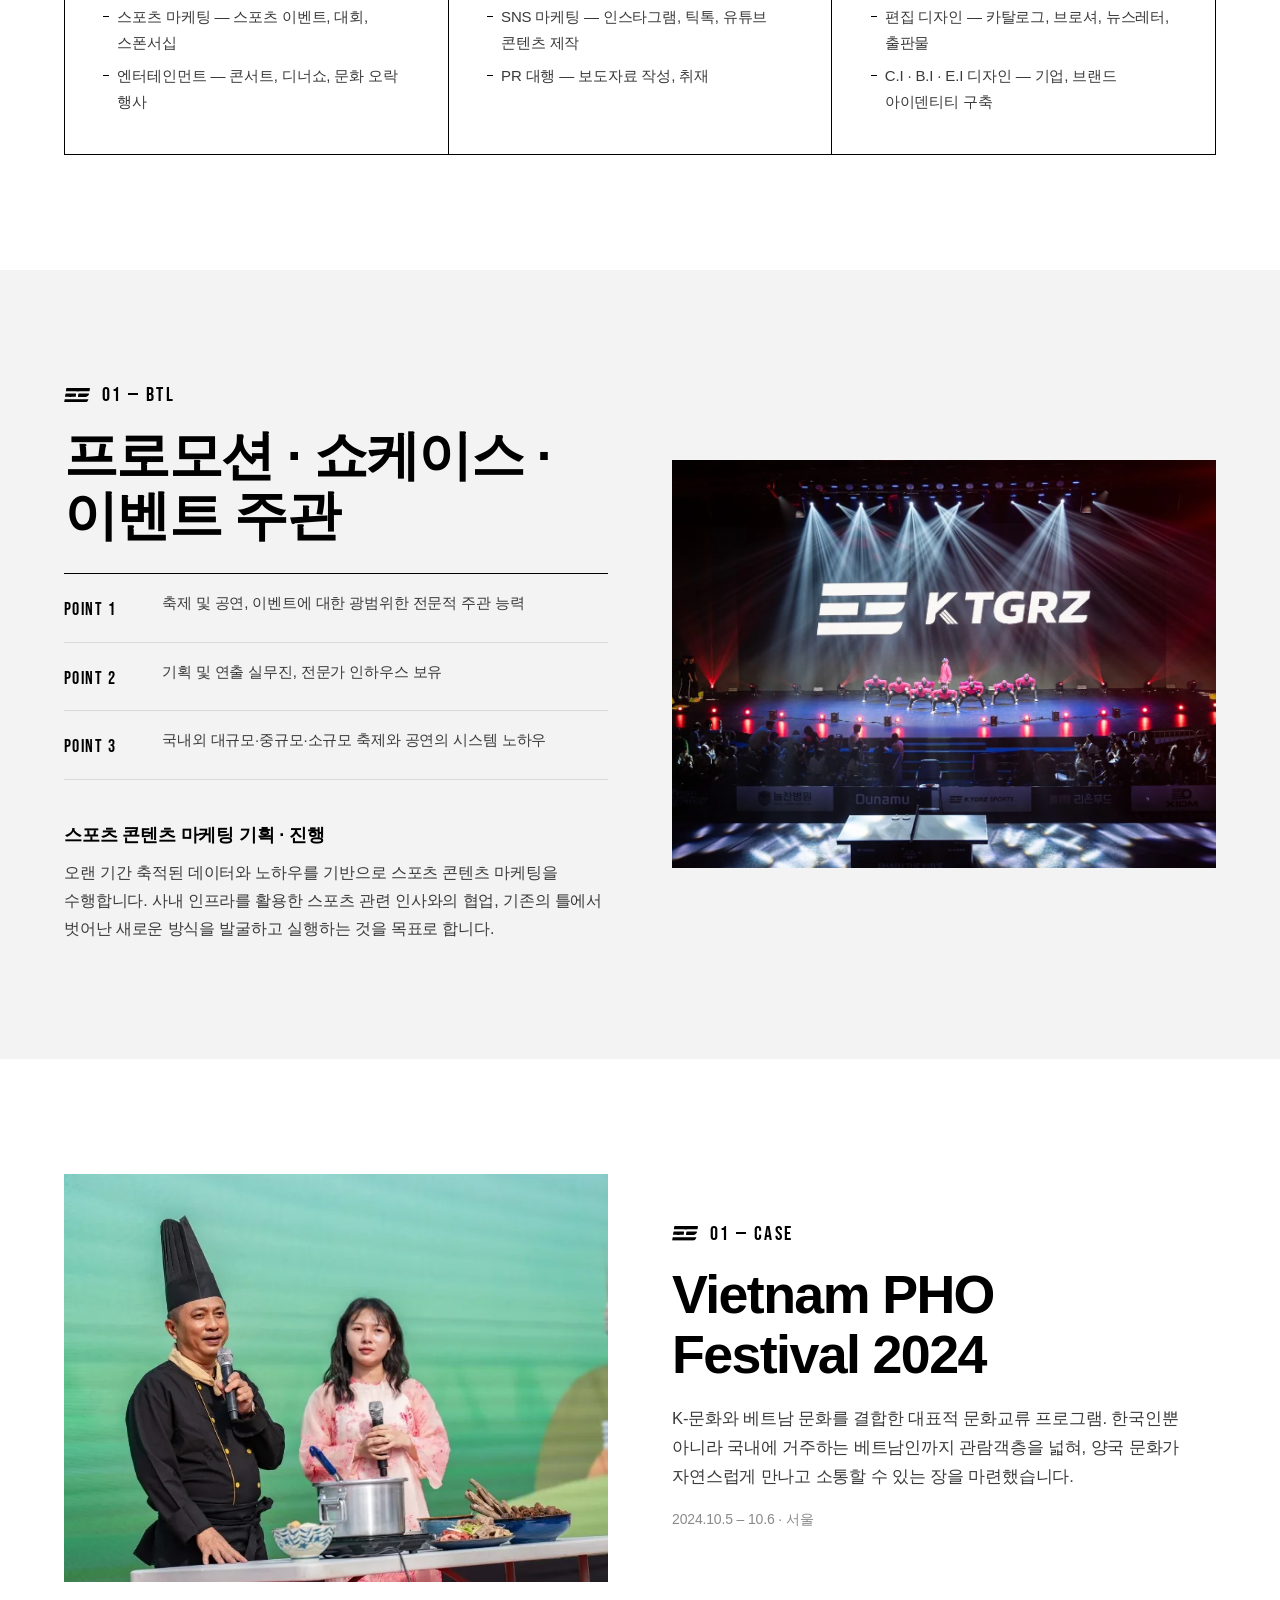
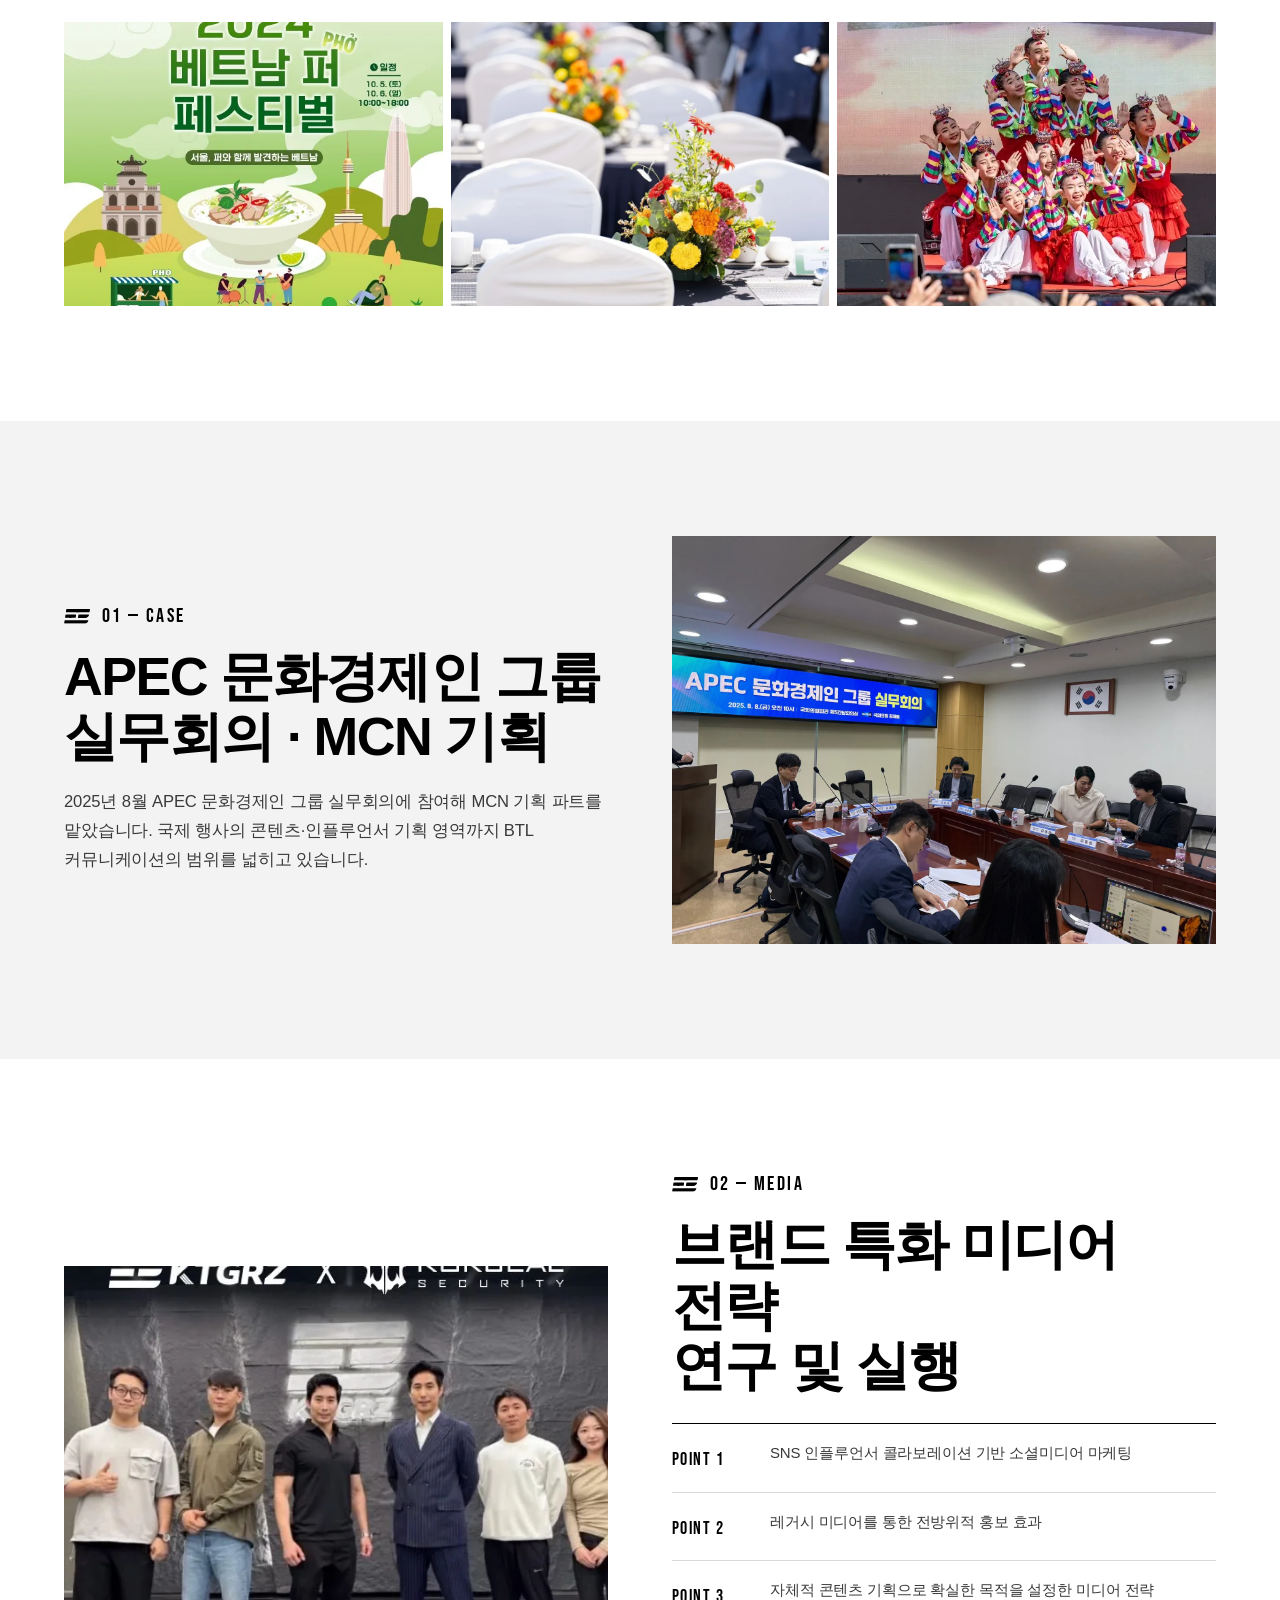
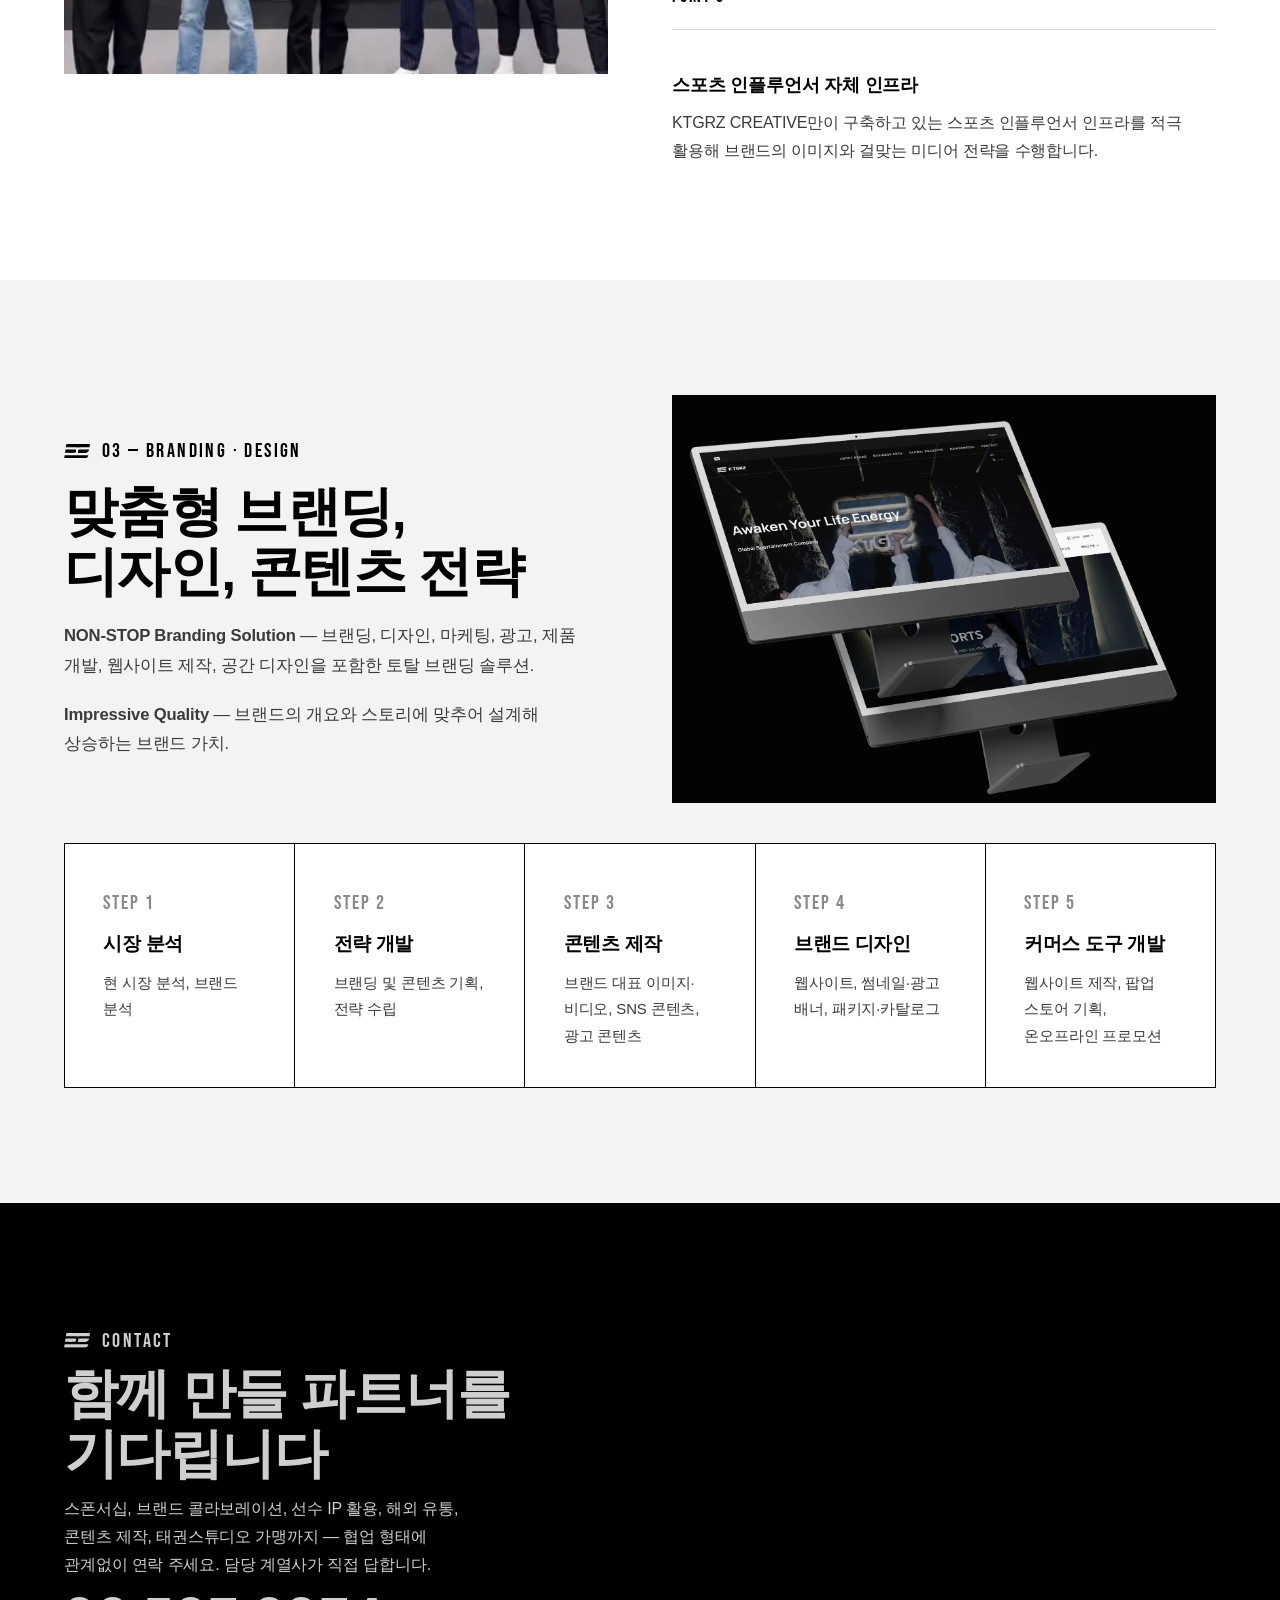
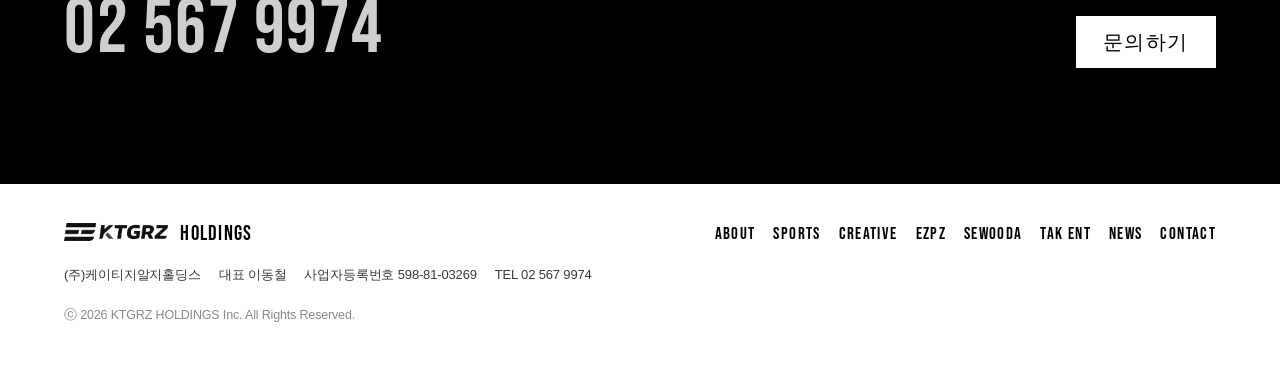
<file: creative.html>
<!DOCTYPE html>
<html lang="ko">
<head>
<meta charset="utf-8">
<meta name="viewport" content="width=device-width, initial-scale=1">
<title>KTGRZ CREATIVE | 케이티지알지크리에이티브</title>
<meta name="description" content="KTGRZ CREATIVE는 BTL 커뮤니케이션, 미디어 커뮤니케이션, 브랜딩·디자인 솔루션을 인하우스로 수행하는 통합 마케팅 회사입니다.">
<meta property="og:title" content="KTGRZ CREATIVE | 케이티지알지크리에이티브">
<meta property="og:description" content="KTGRZ CREATIVE는 BTL 커뮤니케이션, 미디어 커뮤니케이션, 브랜딩·디자인 솔루션을 인하우스로 수행하는 통합 마케팅 회사입니다.">
<meta property="og:type" content="website">
<meta property="og:image" content="assets/img/crew_color.webp">
<meta name="theme-color" content="#ffffff">
<link rel="icon" type="image/png" href="assets/logo/symbol_black.png">
<link rel="stylesheet" href="assets/css/style.css">
</head>
<body>
<svg width="0" height="0" style="position:absolute" aria-hidden="true"><symbol id="mark" viewBox="0 0 488 277"><path d="M6,270 C5,270 4,269 4,269 C4,262 12,212 14,211 C16,209 453,208 455,210 C459,215 449,239 437,251 C427,261 412,269 396,271 C384,273 7,272 6,270 Z M20,166 C19,166 18,164 19,162 C19,161 21,148 23,134 C25,116 27,108 28,107 C30,104 224,104 226,107 C228,110 221,163 218,166 C216,169 22,169 20,166 Z M263,167 C261,165 262,163 266,135 C268,117 270,108 271,107 C273,104 467,104 469,107 C471,108 471,111 467,122 C459,145 437,163 411,167 C401,169 265,168 263,167 Z M37,62 C35,60 34,62 39,31 C43,6 43,5 45,2 L48,0 L265,-0 C506,-0 489,-0 488,6 C487,8 485,21 483,35 C481,50 479,61 478,62 C476,65 39,65 37,62 Z"/></symbol></svg>
<a class="skip" href="#main">본문으로 건너뛰기</a>
<!-- ===== HEADER (모든 페이지 동일) ===== -->
<header class="hdr">
  <div class="wrap row">
    <a class="logo" href="index.html" aria-label="KTGRZ 홈"><img src="assets/logo/ktgrz_black.png" alt="KTGRZ"><span class="h">HOLDINGS</span></a>
    <ul class="menu">
      <li><a href="about.html">About</a></li>
      <li><button type="button" aria-haspopup="true">Business ▾</button>
        <ul class="sub">
          <li><a href="sports.html">KTGRZ SPORTS</a></li>
          <li><a href="creative.html">KTGRZ CREATIVE</a></li>
          <li><a href="ezpz.html">EZPZ</a></li>
          <li><a href="sewooda.html">세우다컴퍼니</a></li>
          <li><a href="takent.html">TAK ENT</a></li>
        </ul>
      </li>
      <li><a href="news.html">News</a></li>
      <li><a href="contact.html">Contact</a></li>
    </ul>
    <button class="burger" type="button" aria-expanded="false" aria-controls="mnav" aria-label="메뉴 열기"><span></span><span></span><span></span></button>
  </div>
  <nav class="mnav" id="mnav" aria-label="모바일 메뉴">
    <a href="index.html">Home</a>
    <a href="about.html">About</a>
    <a href="index.html#biz">Business</a>
    <div class="sub" id="biz-sub">
      <a href="sports.html">KTGRZ SPORTS</a>
      <a href="creative.html">KTGRZ CREATIVE</a>
      <a href="ezpz.html">EZPZ</a>
      <a href="sewooda.html">세우다컴퍼니</a>
      <a href="takent.html">TAK ENT</a>
    </div>
    <a href="news.html">News</a>
    <a href="contact.html">Contact</a>
    <p class="tel">TEL <a href="tel:+8225679974">02 567 9974</a></p>
  </nav>
</header>
<!-- ===== /HEADER ===== -->
<main id="main">

<section class="phero">
  <div class="wrap">
    <p class="label"><svg class="mark" aria-hidden="true"><use href="#mark"/></svg><span>Business</span></p>
    <img class="wm" src="assets/logo/creative_black.png" alt="KTGRZ CREATIVE">
    <h1 class="kr">스포츠와 창의성의 교차점</h1>
    <p class="intro">(주)케이티지알지크리에이티브는 KTGRZ SPORTS와 긴밀히 협업하며 스포츠 콘텐츠 전략, 홍보 및 마케팅의 실무를 수행합니다. 다양한 커뮤니케이션 수단의 전략적 역할을 비교·검토해 클라이언트의 니즈에 맞는 최대의 커뮤니케이션 효과를 만드는 통합 마케팅 서비스를 제공합니다.</p>
  </div>
</section>
<div class="pband"><img src="assets/img/creative_stage.webp" alt="KTGRZ 공연 무대"></div>

<section class="sec">
  <div class="wrap">
    <p class="label"><svg class="mark" aria-hidden="true"><use href="#mark"/></svg><span>Business Area</span></p>
    <h2 class="h2">세 개의 커뮤니케이션 영역</h2>
    <div class="tiles t3">
      <div class="tile"><p class="n">01</p><h3>BTL 커뮤니케이션</h3><ul><li>행사 · 이벤트 주관 — 기업 행사, 캠페인, 정부 행사</li><li>컨벤션 · 전시 기획 — 세미나, 심포지엄, 전시회, 박람회</li><li>스포츠 마케팅 — 스포츠 이벤트, 대회, 스폰서십</li><li>엔터테인먼트 — 콘서트, 디너쇼, 문화 오락 행사</li></ul></div>
      <div class="tile"><p class="n">02</p><h3>미디어 커뮤니케이션</h3><ul><li>MCN 전반 — 셀러브리티, 인플루언서, 크리에이터, 유튜버 섭외 및 마케팅</li><li>광고 기획 — 신문, 잡지, 공공시설, 옥외 광고</li><li>SNS 마케팅 — 인스타그램, 틱톡, 유튜브 콘텐츠 제작</li><li>PR 대행 — 보도자료 작성, 취재</li></ul></div>
      <div class="tile"><p class="n">03</p><h3>브랜딩 · 디자인 커뮤니케이션</h3><ul><li>공간 및 인테리어 디자인 — 디스플레이, 부스, 팝업스토어, 전시</li><li>웹 및 소셜 네트워킹 — 디지털 마케팅, 웹·UI 디자인</li><li>편집 디자인 — 카탈로그, 브로셔, 뉴스레터, 출판물</li><li>C.I · B.I · E.I 디자인 — 기업, 브랜드 아이덴티티 구축</li></ul></div>
    </div>
  </div>
</section>

<section class="sec grey">
  <div class="wrap two">
    <div>
      <p class="label"><svg class="mark" aria-hidden="true"><use href="#mark"/></svg><span>01 — BTL</span></p>
      <h2 class="h2">프로모션 · 쇼케이스 ·<br>이벤트 주관</h2>
      <ul class="points">
        <li><span class="k">Point 1</span><span class="v">축제 및 공연, 이벤트에 대한 광범위한 전문적 주관 능력</span></li>
        <li><span class="k">Point 2</span><span class="v">기획 및 연출 실무진, 전문가 인하우스 보유</span></li>
        <li><span class="k">Point 3</span><span class="v">국내외 대규모·중규모·소규모 축제와 공연의 시스템 노하우</span></li>
      </ul>
      <p class="h4 mt-4">스포츠 콘텐츠 마케팅 기획 · 진행</p>
      <p class="ink2 mt-1">오랜 기간 축적된 데이터와 노하우를 기반으로 스포츠 콘텐츠 마케팅을 수행합니다. 사내 인프라를 활용한 스포츠 관련 인사와의 협업, 기존의 틀에서 벗어난 새로운 방식을 발굴하고 실행하는 것을 목표로 합니다.</p>
    </div>
    <div class="img"><img src="assets/img/stage_red.webp" alt="KTGRZ가 연출한 공연 무대"></div>
  </div>
</section>

<section class="sec">
  <div class="wrap two rev">
    <div>
      <p class="label"><svg class="mark" aria-hidden="true"><use href="#mark"/></svg><span>01 — Case</span></p>
      <h2 class="h2">Vietnam PHO<br>Festival 2024</h2>
      <p class="intro">K-문화와 베트남 문화를 결합한 대표적 문화교류 프로그램. 한국인뿐 아니라 국내에 거주하는 베트남인까지 관람객층을 넓혀, 양국 문화가 자연스럽게 만나고 소통할 수 있는 장을 마련했습니다.</p>
      <p class="muted mt-2" style="font-size:14px">2024.10.5 – 10.6 · 서울</p>
    </div>
    <div class="img"><img src="assets/img/pho_1.webp" alt="베트남 퍼 페스티벌 2024 개막식"></div>
  </div>
  <div class="wrap gal g3 color">
    <img src="assets/img/pho_poster.webp" alt="2024 베트남 퍼 페스티벌 포스터">
    <img src="assets/img/pho_2.webp" alt="요리 시연 무대">
    <img src="assets/img/pho_3.webp" alt="전통 공연">
  </div>
</section>

<section class="sec grey">
  <div class="wrap two">
    <div>
      <p class="label"><svg class="mark" aria-hidden="true"><use href="#mark"/></svg><span>01 — Case</span></p>
      <h2 class="h2">APEC 문화경제인 그룹<br>실무회의 · MCN 기획</h2>
      <p class="intro">2025년 8월 APEC 문화경제인 그룹 실무회의에 참여해 MCN 기획 파트를 맡았습니다. 국제 행사의 콘텐츠·인플루언서 기획 영역까지 BTL 커뮤니케이션의 범위를 넓히고 있습니다.</p>
    </div>
    <div class="img"><img src="assets/img/apec.webp" alt="APEC 문화경제인 그룹 실무회의"></div>
  </div>
</section>

<section class="sec">
  <div class="wrap two rev">
    <div>
      <p class="label"><svg class="mark" aria-hidden="true"><use href="#mark"/></svg><span>02 — Media</span></p>
      <h2 class="h2">브랜드 특화 미디어 전략<br>연구 및 실행</h2>
      <ul class="points">
        <li><span class="k">Point 1</span><span class="v">SNS 인플루언서 콜라보레이션 기반 소셜미디어 마케팅</span></li>
        <li><span class="k">Point 2</span><span class="v">레거시 미디어를 통한 전방위적 홍보 효과</span></li>
        <li><span class="k">Point 3</span><span class="v">자체적 콘텐츠 기획으로 확실한 목적을 설정한 미디어 전략</span></li>
      </ul>
      <p class="h4 mt-4">스포츠 인플루언서 자체 인프라</p>
      <p class="ink2 mt-1">KTGRZ CREATIVE만이 구축하고 있는 스포츠 인플루언서 인프라를 적극 활용해 브랜드의 이미지와 걸맞는 미디어 전략을 수행합니다.</p>
    </div>
    <div class="img"><img src="assets/img/rokseal.webp" alt="KTGRZ x ROKSEAL 콜라보레이션"></div>
  </div>
</section>

<section class="sec grey">
  <div class="wrap">
    <div class="two">
      <div>
        <p class="label"><svg class="mark" aria-hidden="true"><use href="#mark"/></svg><span>03 — Branding · Design</span></p>
        <h2 class="h2">맞춤형 브랜딩,<br>디자인, 콘텐츠 전략</h2>
        <p class="intro"><b>NON-STOP Branding Solution</b> — 브랜딩, 디자인, 마케팅, 광고, 제품 개발, 웹사이트 제작, 공간 디자인을 포함한 토탈 브랜딩 솔루션.</p>
        <p class="intro mt-2"><b>Impressive Quality</b> — 브랜드의 개요와 스토리에 맞추어 설계해 상승하는 브랜드 가치.</p>
      </div>
      <div class="img"><img src="assets/img/web_mockup.webp" alt="KTGRZ 웹사이트 디자인 목업"></div>
    </div>
    <div class="tiles t5">
      <div class="tile"><p class="n sm">Step 1</p><h3>시장 분석</h3><p>현 시장 분석, 브랜드 분석</p></div>
      <div class="tile"><p class="n sm">Step 2</p><h3>전략 개발</h3><p>브랜딩 및 콘텐츠 기획, 전략 수립</p></div>
      <div class="tile"><p class="n sm">Step 3</p><h3>콘텐츠 제작</h3><p>브랜드 대표 이미지·비디오, SNS 콘텐츠, 광고 콘텐츠</p></div>
      <div class="tile"><p class="n sm">Step 4</p><h3>브랜드 디자인</h3><p>웹사이트, 썸네일·광고 배너, 패키지·카탈로그</p></div>
      <div class="tile"><p class="n sm">Step 5</p><h3>커머스 도구 개발</h3><p>웹사이트 제작, 팝업 스토어 기획, 온오프라인 프로모션</p></div>
    </div>
  </div>
</section>

<section class="cta black">
  <div class="wrap g">
    <div>
      <p class="label"><svg class="mark" aria-hidden="true"><use href="#mark"/></svg><span>Contact</span></p>
      <p class="h2">함께 만들 파트너를<br>기다립니다</p>
      <p>스폰서십, 브랜드 콜라보레이션, 선수 IP 활용, 해외 유통, 콘텐츠 제작, 태권스튜디오 가맹까지 — 협업 형태에 관계없이 연락 주세요. 담당 계열사가 직접 답합니다.</p>
      <p class="tel mt-3"><a href="tel:+8225679974">02 567 9974</a></p>
    </div>
    <a class="btn" href="contact.html">문의하기</a>
  </div>
</section>
</main>
<!-- ===== FOOTER (모든 페이지 동일) ===== -->
<footer class="ftr">
  <div class="wrap g">
    <div>
      <a class="logo" href="index.html"><img src="assets/logo/ktgrz_black.png" alt="KTGRZ"><span class="h">HOLDINGS</span></a>
      <ul>
        <li>(주)케이티지알지홀딩스</li><li>대표 이동철</li><li>사업자등록번호 598-81-03269</li><li>TEL 02 567 9974</li>
      </ul>
      <p class="copy">ⓒ <span id="year">2026</span> KTGRZ HOLDINGS Inc. All Rights Reserved.</p>
    </div>
    <div class="links">
      <a href="about.html">About</a><a href="sports.html">Sports</a><a href="creative.html">Creative</a><a href="ezpz.html">EZPZ</a><a href="sewooda.html">Sewooda</a><a href="takent.html">Tak Ent</a><a href="news.html">News</a><a href="contact.html">Contact</a>
    </div>
  </div>
</footer>
<!-- ===== /FOOTER ===== -->
<script src="assets/js/main.js"></script>
</body>
</html>
</file>
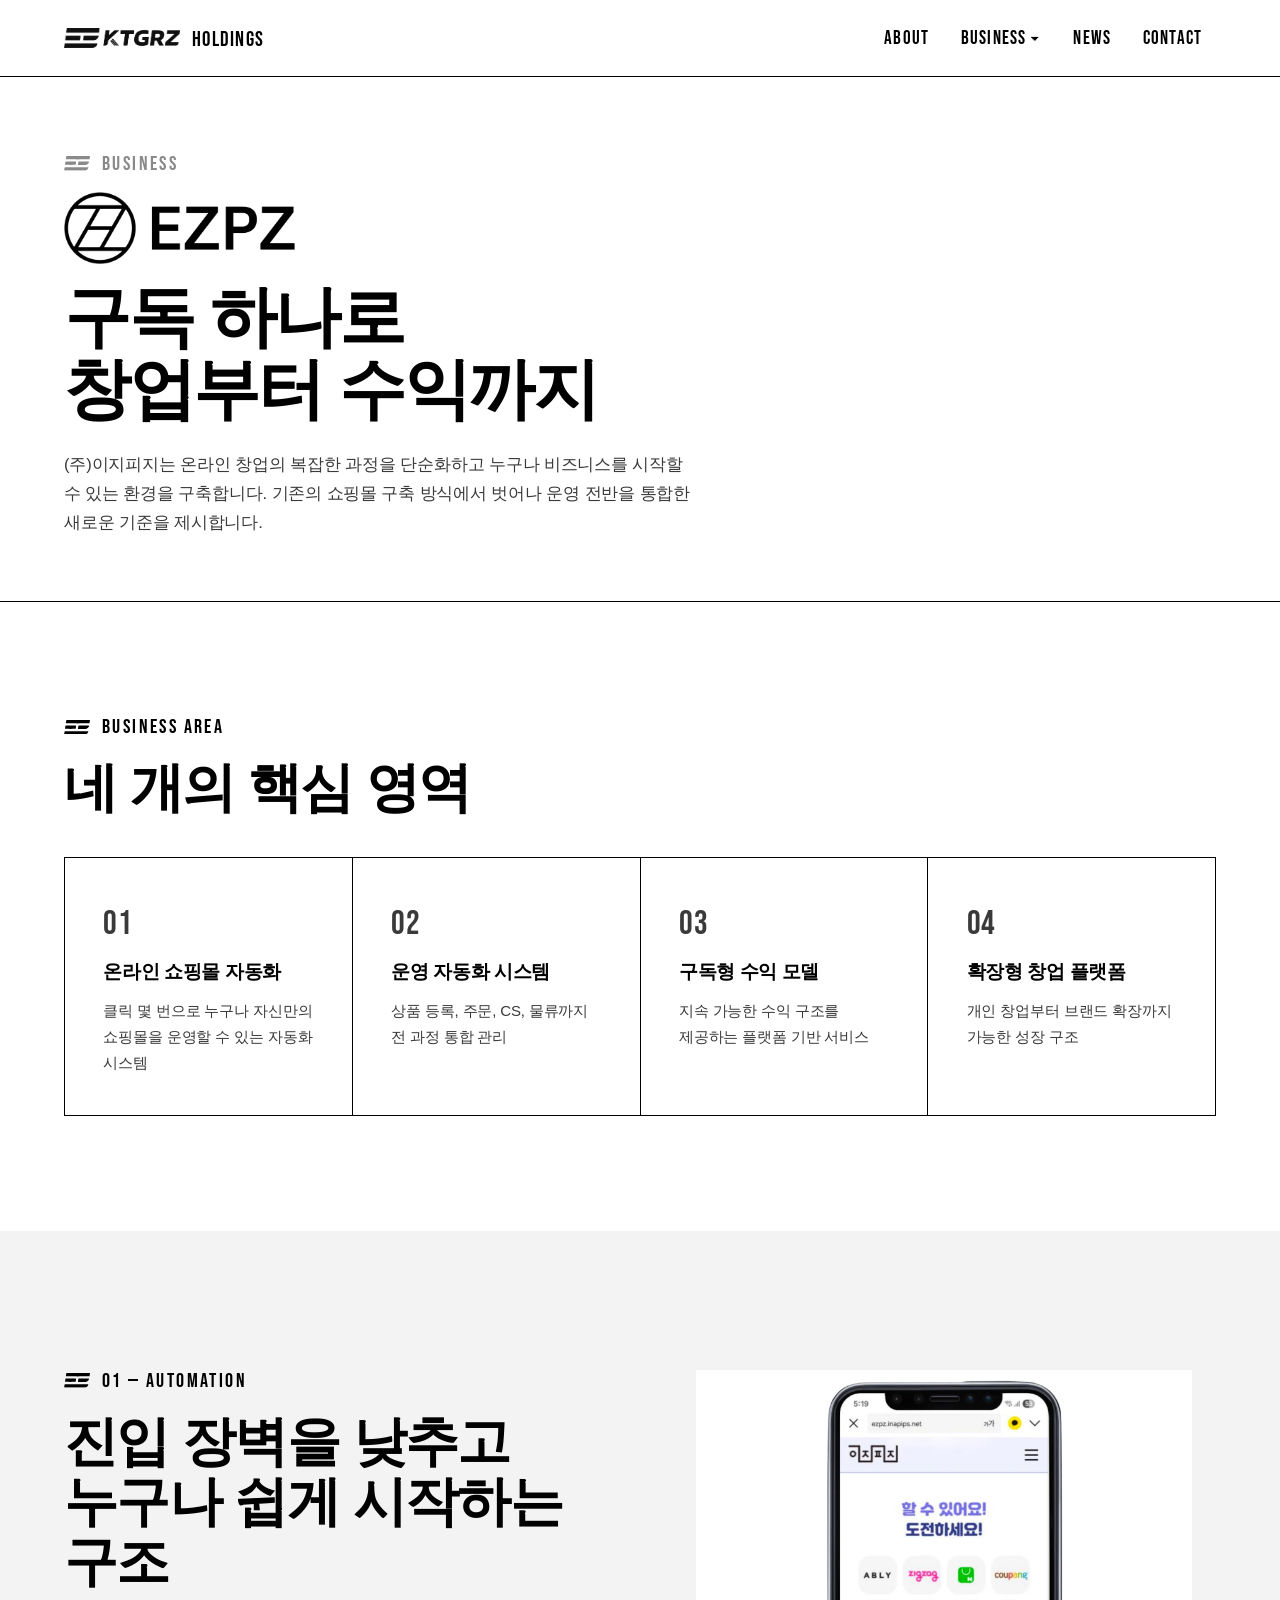
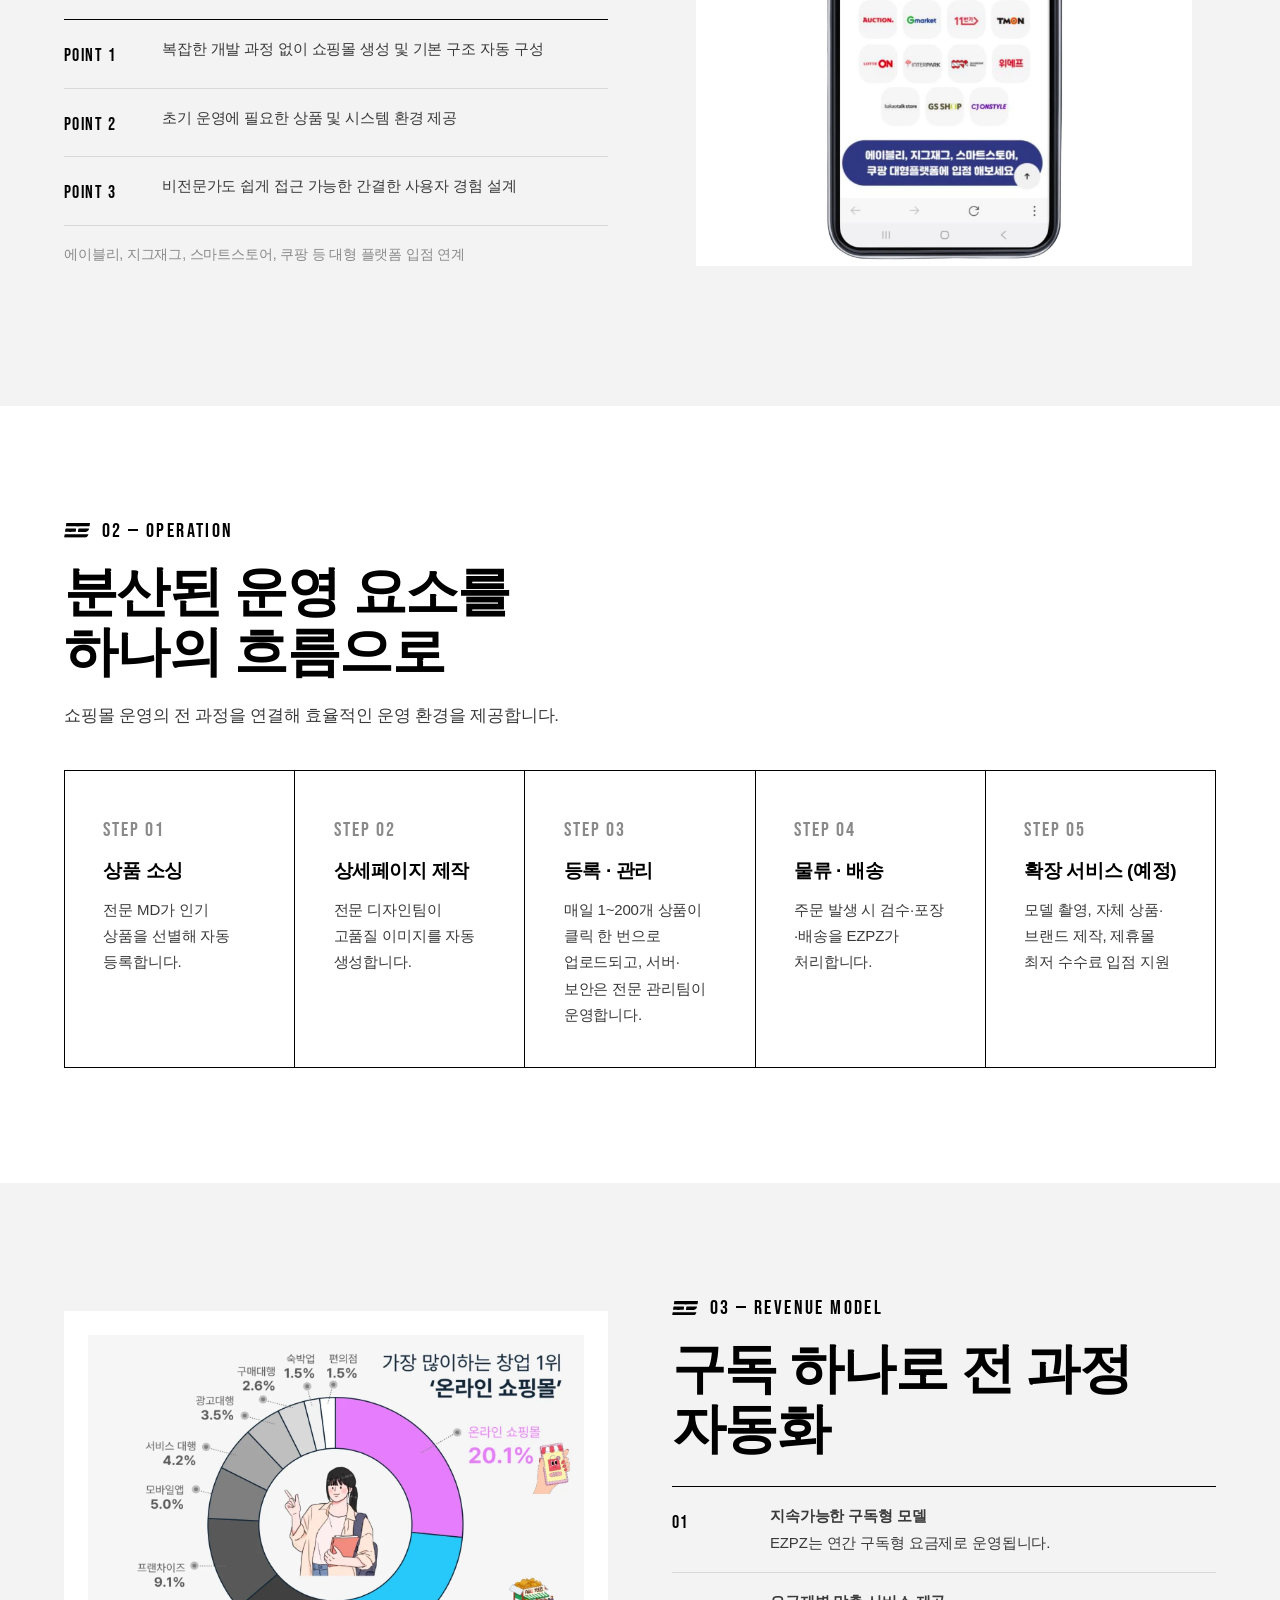
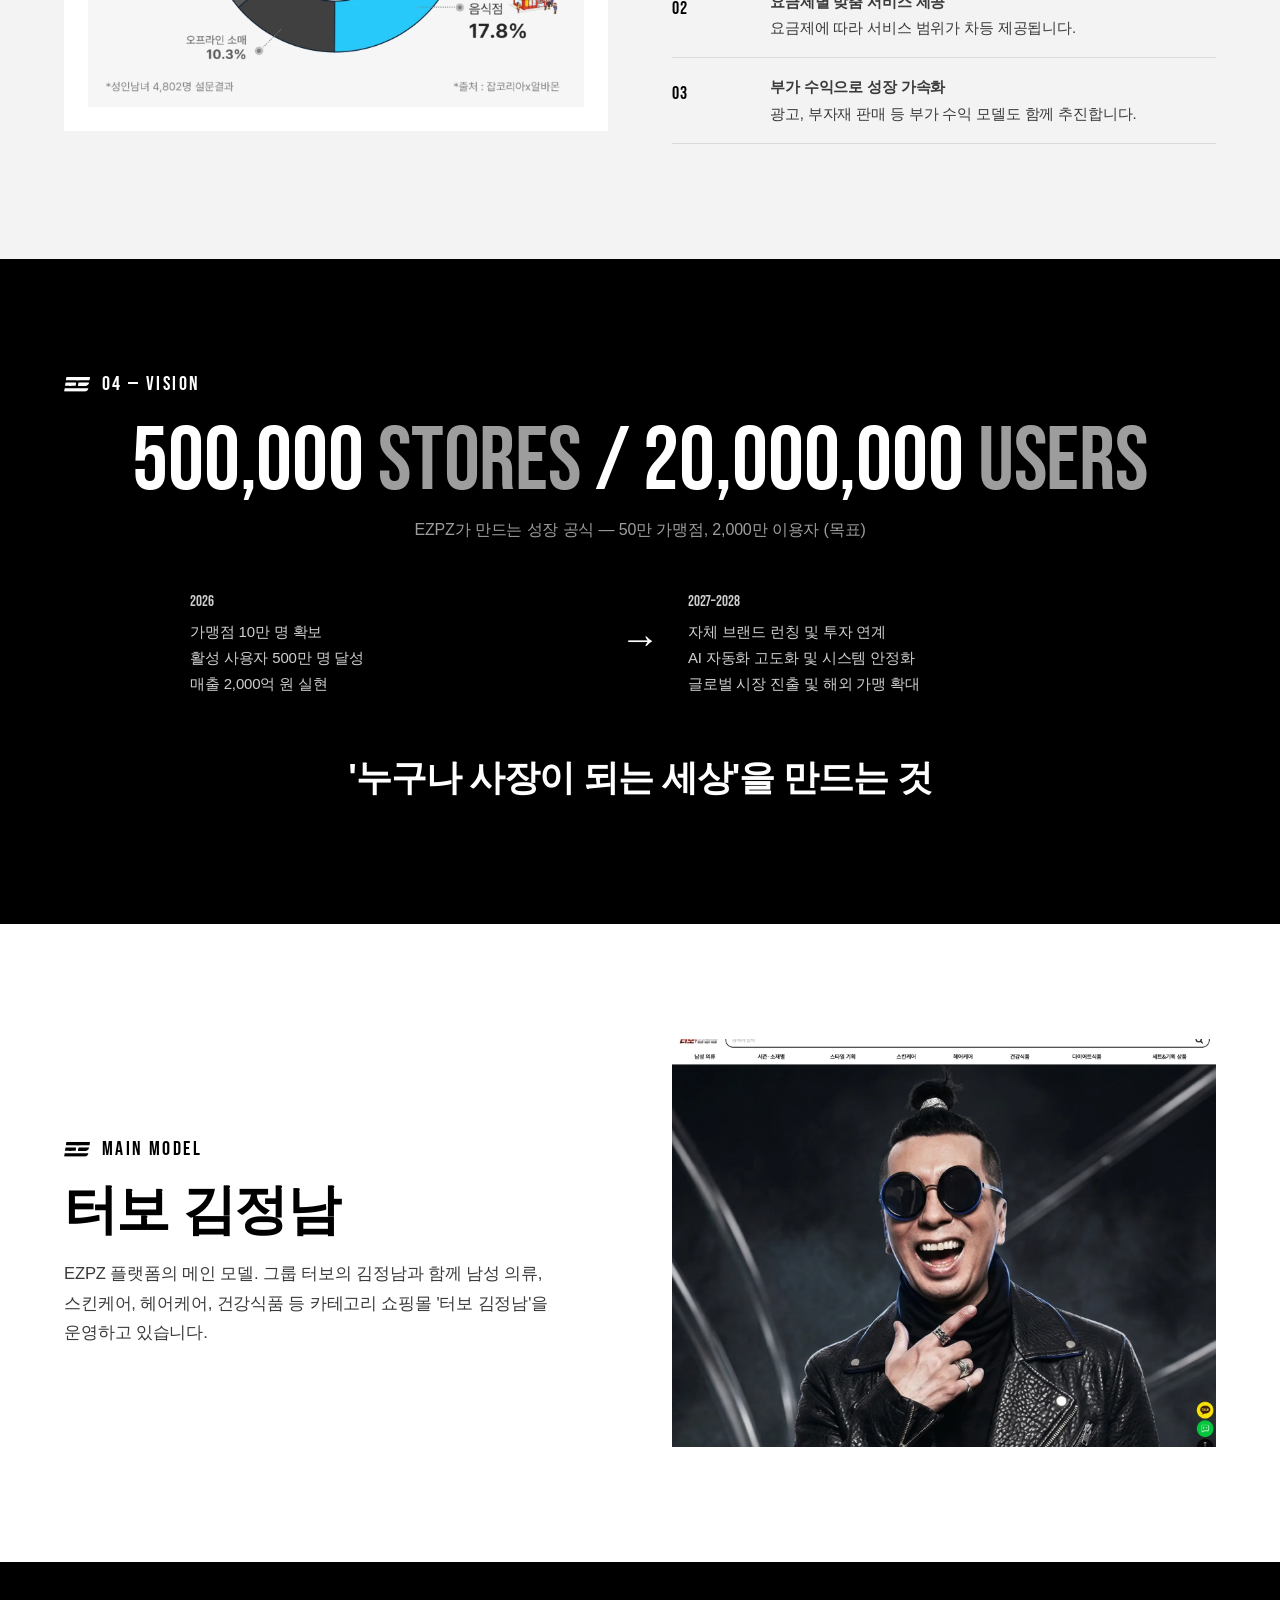
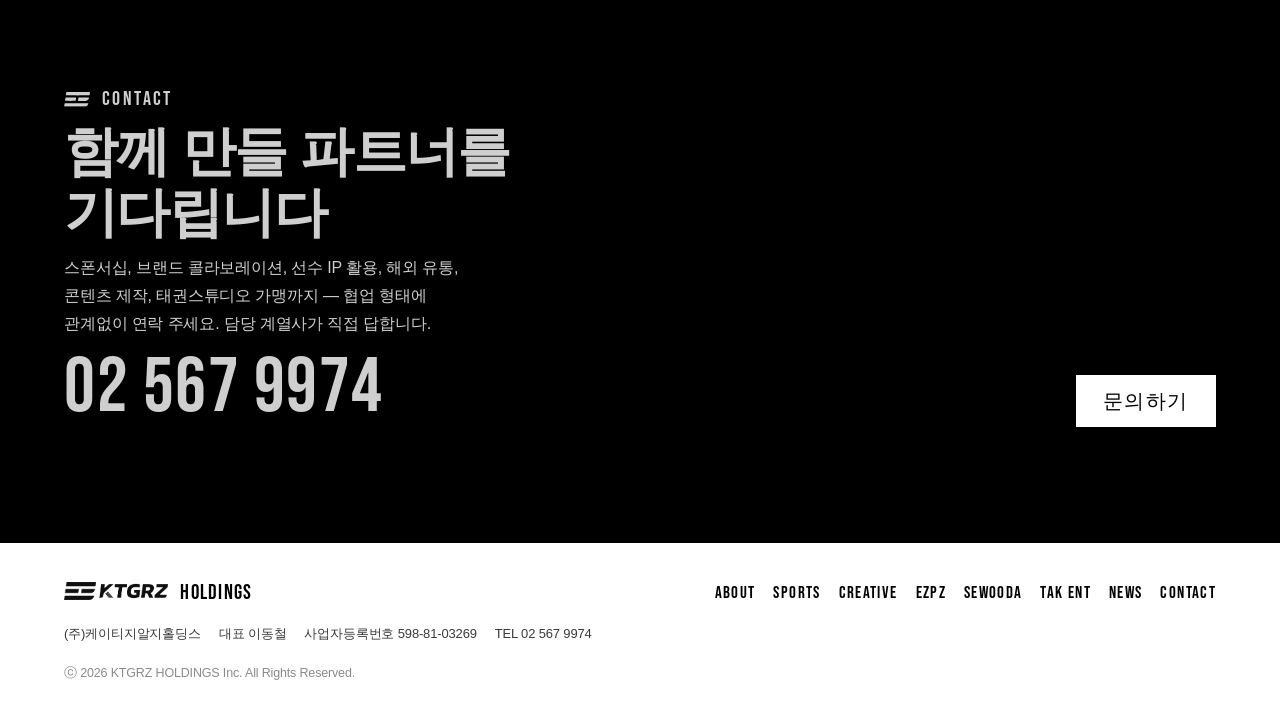
<file: ezpz.html>
<!DOCTYPE html>
<html lang="ko">
<head>
<meta charset="utf-8">
<meta name="viewport" content="width=device-width, initial-scale=1">
<title>EZPZ | 이지피지 — 온라인 쇼핑몰 자동화 창업 플랫폼</title>
<meta name="description" content="EZPZ(이지피지)는 온라인 창업의 복잡한 과정을 단순화해 누구나 쇼핑몰을 운영할 수 있게 하는 자동화 플랫폼입니다.">
<meta property="og:title" content="EZPZ | 이지피지 — 온라인 쇼핑몰 자동화 창업 플랫폼">
<meta property="og:description" content="EZPZ(이지피지)는 온라인 창업의 복잡한 과정을 단순화해 누구나 쇼핑몰을 운영할 수 있게 하는 자동화 플랫폼입니다.">
<meta property="og:type" content="website">
<meta property="og:image" content="assets/img/crew_color.webp">
<meta name="theme-color" content="#ffffff">
<link rel="icon" type="image/png" href="assets/logo/symbol_black.png">
<link rel="stylesheet" href="assets/css/style.css">
</head>
<body>
<svg width="0" height="0" style="position:absolute" aria-hidden="true"><symbol id="mark" viewBox="0 0 488 277"><path d="M6,270 C5,270 4,269 4,269 C4,262 12,212 14,211 C16,209 453,208 455,210 C459,215 449,239 437,251 C427,261 412,269 396,271 C384,273 7,272 6,270 Z M20,166 C19,166 18,164 19,162 C19,161 21,148 23,134 C25,116 27,108 28,107 C30,104 224,104 226,107 C228,110 221,163 218,166 C216,169 22,169 20,166 Z M263,167 C261,165 262,163 266,135 C268,117 270,108 271,107 C273,104 467,104 469,107 C471,108 471,111 467,122 C459,145 437,163 411,167 C401,169 265,168 263,167 Z M37,62 C35,60 34,62 39,31 C43,6 43,5 45,2 L48,0 L265,-0 C506,-0 489,-0 488,6 C487,8 485,21 483,35 C481,50 479,61 478,62 C476,65 39,65 37,62 Z"/></symbol></svg>
<a class="skip" href="#main">본문으로 건너뛰기</a>
<!-- ===== HEADER (모든 페이지 동일) ===== -->
<header class="hdr">
  <div class="wrap row">
    <a class="logo" href="index.html" aria-label="KTGRZ 홈"><img src="assets/logo/ktgrz_black.png" alt="KTGRZ"><span class="h">HOLDINGS</span></a>
    <ul class="menu">
      <li><a href="about.html">About</a></li>
      <li><button type="button" aria-haspopup="true">Business ▾</button>
        <ul class="sub">
          <li><a href="sports.html">KTGRZ SPORTS</a></li>
          <li><a href="creative.html">KTGRZ CREATIVE</a></li>
          <li><a href="ezpz.html">EZPZ</a></li>
          <li><a href="sewooda.html">세우다컴퍼니</a></li>
          <li><a href="takent.html">TAK ENT</a></li>
        </ul>
      </li>
      <li><a href="news.html">News</a></li>
      <li><a href="contact.html">Contact</a></li>
    </ul>
    <button class="burger" type="button" aria-expanded="false" aria-controls="mnav" aria-label="메뉴 열기"><span></span><span></span><span></span></button>
  </div>
  <nav class="mnav" id="mnav" aria-label="모바일 메뉴">
    <a href="index.html">Home</a>
    <a href="about.html">About</a>
    <a href="index.html#biz">Business</a>
    <div class="sub" id="biz-sub">
      <a href="sports.html">KTGRZ SPORTS</a>
      <a href="creative.html">KTGRZ CREATIVE</a>
      <a href="ezpz.html">EZPZ</a>
      <a href="sewooda.html">세우다컴퍼니</a>
      <a href="takent.html">TAK ENT</a>
    </div>
    <a href="news.html">News</a>
    <a href="contact.html">Contact</a>
    <p class="tel">TEL <a href="tel:+8225679974">02 567 9974</a></p>
  </nav>
</header>
<!-- ===== /HEADER ===== -->
<main id="main">

<section class="phero">
  <div class="wrap">
    <p class="label"><svg class="mark" aria-hidden="true"><use href="#mark"/></svg><span>Business</span></p>
    <img class="wm tall" src="assets/logo/ezpz_black.png" alt="EZPZ">
    <h1 class="kr">구독 하나로<br>창업부터 수익까지</h1>
    <p class="intro">(주)이지피지는 온라인 창업의 복잡한 과정을 단순화하고 누구나 비즈니스를 시작할 수 있는 환경을 구축합니다. 기존의 쇼핑몰 구축 방식에서 벗어나 운영 전반을 통합한 새로운 기준을 제시합니다.</p>
  </div>
</section>

<section class="sec">
  <div class="wrap">
    <p class="label"><svg class="mark" aria-hidden="true"><use href="#mark"/></svg><span>Business Area</span></p>
    <h2 class="h2">네 개의 핵심 영역</h2>
    <div class="tiles t4">
      <div class="tile"><p class="n">01</p><h3>온라인 쇼핑몰 자동화</h3><p>클릭 몇 번으로 누구나 자신만의 쇼핑몰을 운영할 수 있는 자동화 시스템</p></div>
      <div class="tile"><p class="n">02</p><h3>운영 자동화 시스템</h3><p>상품 등록, 주문, CS, 물류까지 전 과정 통합 관리</p></div>
      <div class="tile"><p class="n">03</p><h3>구독형 수익 모델</h3><p>지속 가능한 수익 구조를 제공하는 플랫폼 기반 서비스</p></div>
      <div class="tile"><p class="n">04</p><h3>확장형 창업 플랫폼</h3><p>개인 창업부터 브랜드 확장까지 가능한 성장 구조</p></div>
    </div>
  </div>
</section>

<section class="sec grey">
  <div class="wrap two">
    <div>
      <p class="label"><svg class="mark" aria-hidden="true"><use href="#mark"/></svg><span>01 — Automation</span></p>
      <h2 class="h2">진입 장벽을 낮추고<br>누구나 쉽게 시작하는 구조</h2>
      <ul class="points">
        <li><span class="k">Point 1</span><span class="v">복잡한 개발 과정 없이 쇼핑몰 생성 및 기본 구조 자동 구성</span></li>
        <li><span class="k">Point 2</span><span class="v">초기 운영에 필요한 상품 및 시스템 환경 제공</span></li>
        <li><span class="k">Point 3</span><span class="v">비전문가도 쉽게 접근 가능한 간결한 사용자 경험 설계</span></li>
      </ul>
      <p class="muted mt-2" style="font-size:14px">에이블리, 지그재그, 스마트스토어, 쿠팡 등 대형 플랫폼 입점 연계</p>
    </div>
    <div class="img fit"><img src="assets/img/ezpz_phone.webp" alt="EZPZ 모바일 화면"></div>
  </div>
</section>

<section class="sec">
  <div class="wrap">
    <p class="label"><svg class="mark" aria-hidden="true"><use href="#mark"/></svg><span>02 — Operation</span></p>
    <h2 class="h2">분산된 운영 요소를<br>하나의 흐름으로</h2>
    <p class="intro">쇼핑몰 운영의 전 과정을 연결해 효율적인 운영 환경을 제공합니다.</p>
    <div class="tiles t5">
      <div class="tile"><p class="n sm">Step 01</p><h3>상품 소싱</h3><p>전문 MD가 인기 상품을 선별해 자동 등록합니다.</p></div>
      <div class="tile"><p class="n sm">Step 02</p><h3>상세페이지 제작</h3><p>전문 디자인팀이 고품질 이미지를 자동 생성합니다.</p></div>
      <div class="tile"><p class="n sm">Step 03</p><h3>등록 · 관리</h3><p>매일 1~200개 상품이 클릭 한 번으로 업로드되고, 서버·보안은 전문 관리팀이 운영합니다.</p></div>
      <div class="tile"><p class="n sm">Step 04</p><h3>물류 · 배송</h3><p>주문 발생 시 검수·포장·배송을 EZPZ가 처리합니다.</p></div>
      <div class="tile"><p class="n sm">Step 05</p><h3>확장 서비스 (예정)</h3><p>모델 촬영, 자체 상품·브랜드 제작, 제휴몰 최저 수수료 입점 지원</p></div>
    </div>
  </div>
</section>

<section class="sec grey">
  <div class="wrap two rev">
    <div>
      <p class="label"><svg class="mark" aria-hidden="true"><use href="#mark"/></svg><span>03 — Revenue Model</span></p>
      <h2 class="h2">구독 하나로 전 과정 자동화</h2>
      <ul class="points">
        <li><span class="k">01</span><span class="v"><b>지속가능한 구독형 모델</b>EZPZ는 연간 구독형 요금제로 운영됩니다.</span></li>
        <li><span class="k">02</span><span class="v"><b>요금제별 맞춤 서비스 제공</b>요금제에 따라 서비스 범위가 차등 제공됩니다.</span></li>
        <li><span class="k">03</span><span class="v"><b>부가 수익으로 성장 가속화</b>광고, 부자재 판매 등 부가 수익 모델도 함께 추진합니다.</span></li>
      </ul>
    </div>
    <div class="img fit" style="background:#fff"><img src="assets/img/ezpz_chart.webp" alt="가장 많이 하는 창업 1위 온라인 쇼핑몰 20.1% — 성인남녀 4,802명 설문 (출처: 잡코리아 x 알바몬)"></div>
  </div>
</section>

<section class="sec black vision">
  <div class="wrap">
    <p class="label"><svg class="mark" aria-hidden="true"><use href="#mark"/></svg><span>04 — Vision</span></p>
    <p class="big mt-3">500,000 <span class="muted">stores</span> / 20,000,000 <span class="muted">users</span></p>
    <p class="muted mt-1">EZPZ가 만드는 성장 공식 — 50만 가맹점, 2,000만 이용자 (목표)</p>
    <div class="pair">
      <div><p class="yr">2026</p><p>가맹점 10만 명 확보<br>활성 사용자 500만 명 달성<br>매출 2,000억 원 실현</p></div>
      <div class="arr">→</div>
      <div><p class="yr">2027–2028</p><p>자체 브랜드 런칭 및 투자 연계<br>AI 자동화 고도화 및 시스템 안정화<br>글로벌 시장 진출 및 해외 가맹 확대</p></div>
    </div>
    <p class="slogan">'누구나 사장이 되는 세상'을 만드는 것</p>
  </div>
</section>

<section class="sec">
  <div class="wrap two">
    <div>
      <p class="label"><svg class="mark" aria-hidden="true"><use href="#mark"/></svg><span>Main Model</span></p>
      <h2 class="h2">터보 김정남</h2>
      <p class="intro">EZPZ 플랫폼의 메인 모델. 그룹 터보의 김정남과 함께 남성 의류, 스킨케어, 헤어케어, 건강식품 등 카테고리 쇼핑몰 '터보 김정남'을 운영하고 있습니다.</p>
    </div>
    <div class="img"><img src="assets/img/ezpz_model.webp" alt="EZPZ 메인 모델 터보 김정남"></div>
  </div>
</section>

<section class="cta black">
  <div class="wrap g">
    <div>
      <p class="label"><svg class="mark" aria-hidden="true"><use href="#mark"/></svg><span>Contact</span></p>
      <p class="h2">함께 만들 파트너를<br>기다립니다</p>
      <p>스폰서십, 브랜드 콜라보레이션, 선수 IP 활용, 해외 유통, 콘텐츠 제작, 태권스튜디오 가맹까지 — 협업 형태에 관계없이 연락 주세요. 담당 계열사가 직접 답합니다.</p>
      <p class="tel mt-3"><a href="tel:+8225679974">02 567 9974</a></p>
    </div>
    <a class="btn" href="contact.html">문의하기</a>
  </div>
</section>
</main>
<!-- ===== FOOTER (모든 페이지 동일) ===== -->
<footer class="ftr">
  <div class="wrap g">
    <div>
      <a class="logo" href="index.html"><img src="assets/logo/ktgrz_black.png" alt="KTGRZ"><span class="h">HOLDINGS</span></a>
      <ul>
        <li>(주)케이티지알지홀딩스</li><li>대표 이동철</li><li>사업자등록번호 598-81-03269</li><li>TEL 02 567 9974</li>
      </ul>
      <p class="copy">ⓒ <span id="year">2026</span> KTGRZ HOLDINGS Inc. All Rights Reserved.</p>
    </div>
    <div class="links">
      <a href="about.html">About</a><a href="sports.html">Sports</a><a href="creative.html">Creative</a><a href="ezpz.html">EZPZ</a><a href="sewooda.html">Sewooda</a><a href="takent.html">Tak Ent</a><a href="news.html">News</a><a href="contact.html">Contact</a>
    </div>
  </div>
</footer>
<!-- ===== /FOOTER ===== -->
<script src="assets/js/main.js"></script>
</body>
</html>
</file>
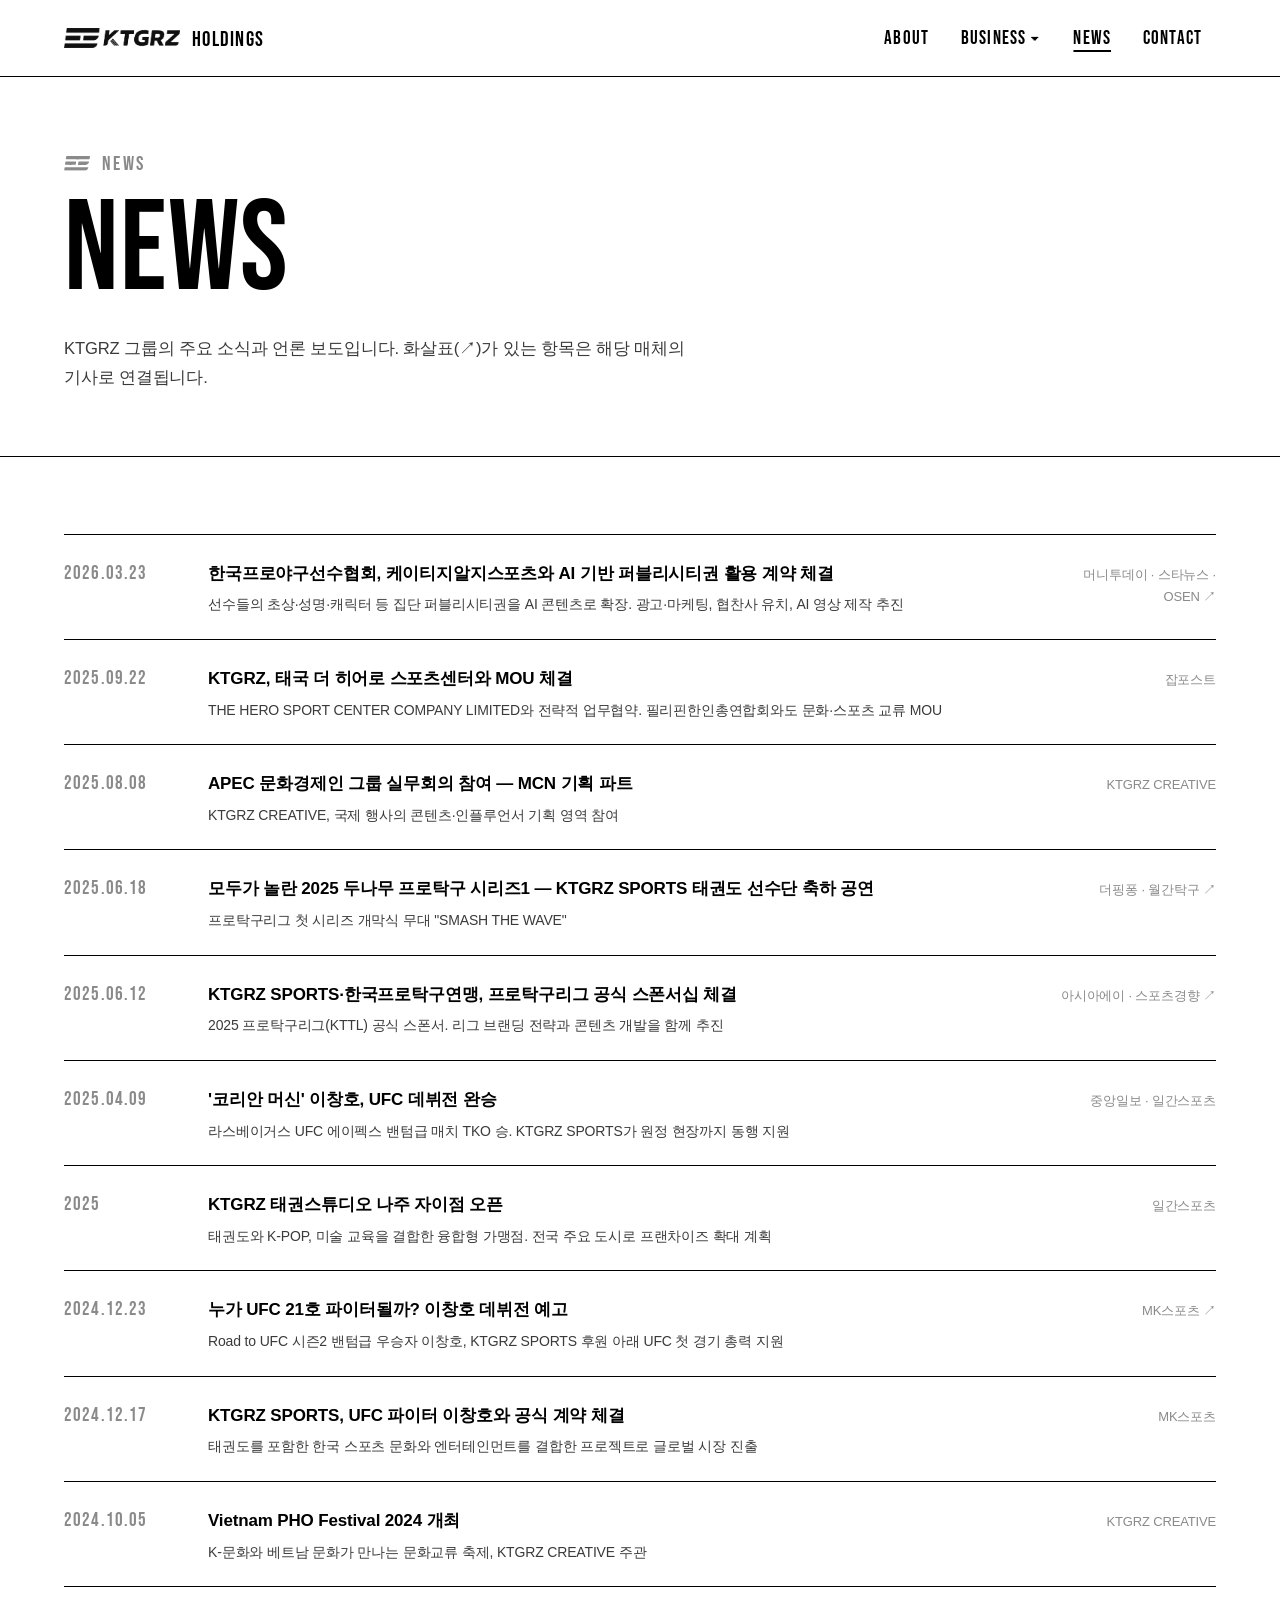
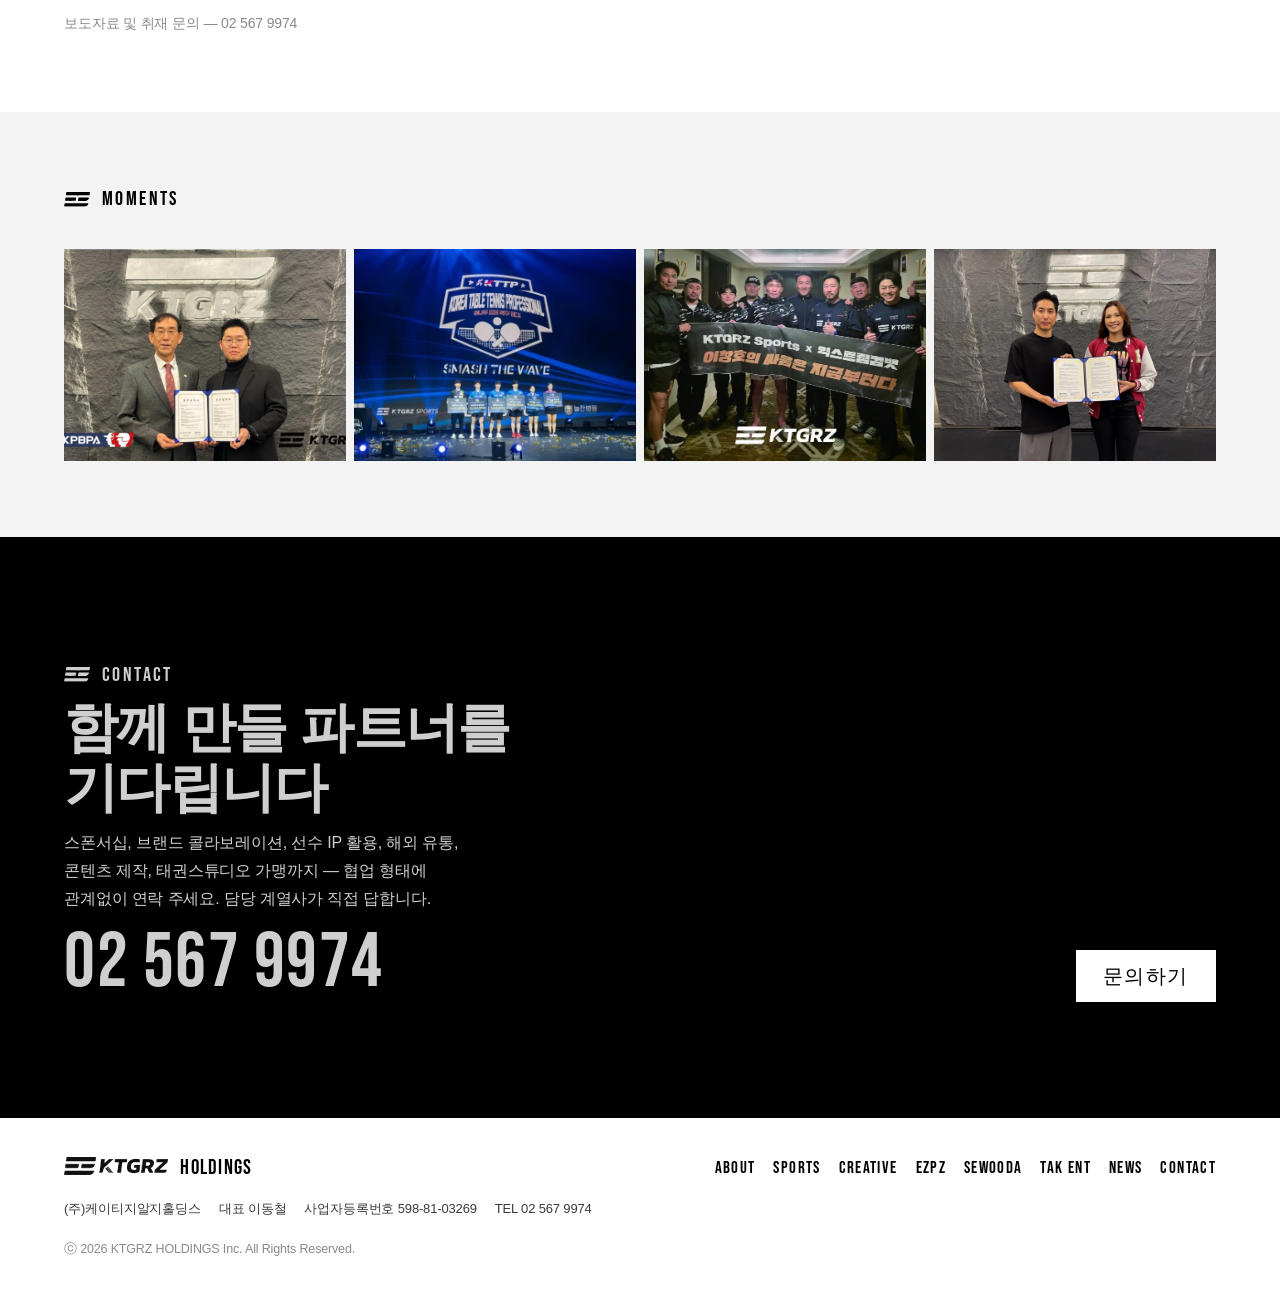
<file: news.html>
<!DOCTYPE html>
<html lang="ko">
<head>
<meta charset="utf-8">
<meta name="viewport" content="width=device-width, initial-scale=1">
<title>News | KTGRZ 뉴스 · 언론 보도</title>
<meta name="description" content="KTGRZ 그룹의 주요 소식과 언론 보도.">
<meta property="og:title" content="News | KTGRZ 뉴스 · 언론 보도">
<meta property="og:description" content="KTGRZ 그룹의 주요 소식과 언론 보도.">
<meta property="og:type" content="website">
<meta property="og:image" content="assets/img/crew_color.webp">
<meta name="theme-color" content="#ffffff">
<link rel="icon" type="image/png" href="assets/logo/symbol_black.png">
<link rel="stylesheet" href="assets/css/style.css">
</head>
<body>
<svg width="0" height="0" style="position:absolute" aria-hidden="true"><symbol id="mark" viewBox="0 0 488 277"><path d="M6,270 C5,270 4,269 4,269 C4,262 12,212 14,211 C16,209 453,208 455,210 C459,215 449,239 437,251 C427,261 412,269 396,271 C384,273 7,272 6,270 Z M20,166 C19,166 18,164 19,162 C19,161 21,148 23,134 C25,116 27,108 28,107 C30,104 224,104 226,107 C228,110 221,163 218,166 C216,169 22,169 20,166 Z M263,167 C261,165 262,163 266,135 C268,117 270,108 271,107 C273,104 467,104 469,107 C471,108 471,111 467,122 C459,145 437,163 411,167 C401,169 265,168 263,167 Z M37,62 C35,60 34,62 39,31 C43,6 43,5 45,2 L48,0 L265,-0 C506,-0 489,-0 488,6 C487,8 485,21 483,35 C481,50 479,61 478,62 C476,65 39,65 37,62 Z"/></symbol></svg>
<a class="skip" href="#main">본문으로 건너뛰기</a>
<!-- ===== HEADER (모든 페이지 동일) ===== -->
<header class="hdr">
  <div class="wrap row">
    <a class="logo" href="index.html" aria-label="KTGRZ 홈"><img src="assets/logo/ktgrz_black.png" alt="KTGRZ"><span class="h">HOLDINGS</span></a>
    <ul class="menu">
      <li><a href="about.html">About</a></li>
      <li><button type="button" aria-haspopup="true">Business ▾</button>
        <ul class="sub">
          <li><a href="sports.html">KTGRZ SPORTS</a></li>
          <li><a href="creative.html">KTGRZ CREATIVE</a></li>
          <li><a href="ezpz.html">EZPZ</a></li>
          <li><a href="sewooda.html">세우다컴퍼니</a></li>
          <li><a href="takent.html">TAK ENT</a></li>
        </ul>
      </li>
      <li><a href="news.html">News</a></li>
      <li><a href="contact.html">Contact</a></li>
    </ul>
    <button class="burger" type="button" aria-expanded="false" aria-controls="mnav" aria-label="메뉴 열기"><span></span><span></span><span></span></button>
  </div>
  <nav class="mnav" id="mnav" aria-label="모바일 메뉴">
    <a href="index.html">Home</a>
    <a href="about.html">About</a>
    <a href="index.html#biz">Business</a>
    <div class="sub" id="biz-sub">
      <a href="sports.html">KTGRZ SPORTS</a>
      <a href="creative.html">KTGRZ CREATIVE</a>
      <a href="ezpz.html">EZPZ</a>
      <a href="sewooda.html">세우다컴퍼니</a>
      <a href="takent.html">TAK ENT</a>
    </div>
    <a href="news.html">News</a>
    <a href="contact.html">Contact</a>
    <p class="tel">TEL <a href="tel:+8225679974">02 567 9974</a></p>
  </nav>
</header>
<!-- ===== /HEADER ===== -->
<main id="main">

<section class="phero">
  <div class="wrap">
    <p class="label"><svg class="mark" aria-hidden="true"><use href="#mark"/></svg><span>News</span></p>
    <h1 class="disp">News</h1>
    <p class="intro">KTGRZ 그룹의 주요 소식과 언론 보도입니다. 화살표(↗)가 있는 항목은 해당 매체의 기사로 연결됩니다.</p>
  </div>
</section>
<section class="sec tight">
  <div class="wrap">
    <ul class="news" style="margin-top:0"><li><a href="https://www.mt.co.kr/sports/2026/03/23/2026032315202750405" target="_blank" rel="noopener"><span class="d">2026.03.23</span><span class="t">한국프로야구선수협회, 케이티지알지스포츠와 AI 기반 퍼블리시티권 활용 계약 체결<small>선수들의 초상·성명·캐릭터 등 집단 퍼블리시티권을 AI 콘텐츠로 확장. 광고·마케팅, 협찬사 유치, AI 영상 제작 추진</small></span><span class="s">머니투데이 · 스타뉴스 · OSEN</span></a></li><li><div class="it"><span class="d">2025.09.22</span><span class="t">KTGRZ, 태국 더 히어로 스포츠센터와 MOU 체결<small>THE HERO SPORT CENTER COMPANY LIMITED와 전략적 업무협약. 필리핀한인총연합회와도 문화·스포츠 교류 MOU</small></span><span class="s">잡포스트</span></div></li><li><div class="it"><span class="d">2025.08.08</span><span class="t">APEC 문화경제인 그룹 실무회의 참여 — MCN 기획 파트<small>KTGRZ CREATIVE, 국제 행사의 콘텐츠·인플루언서 기획 영역 참여</small></span><span class="s">KTGRZ CREATIVE</span></div></li><li><a href="http://www.thepingpong.co.kr/news/articleView.html?idxno=12032" target="_blank" rel="noopener"><span class="d">2025.06.18</span><span class="t">모두가 놀란 2025 두나무 프로탁구 시리즈1 — KTGRZ SPORTS 태권도 선수단 축하 공연<small>프로탁구리그 첫 시리즈 개막식 무대 "SMASH THE WAVE"</small></span><span class="s">더핑퐁 · 월간탁구</span></a></li><li><a href="https://www.asiaa.co.kr/news/articleView.html?idxno=214740" target="_blank" rel="noopener"><span class="d">2025.06.12</span><span class="t">KTGRZ SPORTS·한국프로탁구연맹, 프로탁구리그 공식 스폰서십 체결<small>2025 프로탁구리그(KTTL) 공식 스폰서. 리그 브랜딩 전략과 콘텐츠 개발을 함께 추진</small></span><span class="s">아시아에이 · 스포츠경향</span></a></li><li><div class="it"><span class="d">2025.04.09</span><span class="t">'코리안 머신' 이창호, UFC 데뷔전 완승<small>라스베이거스 UFC 에이펙스 밴텀급 매치 TKO 승. KTGRZ SPORTS가 원정 현장까지 동행 지원</small></span><span class="s">중앙일보 · 일간스포츠</span></div></li><li><div class="it"><span class="d">2025</span><span class="t">KTGRZ 태권스튜디오 나주 자이점 오픈<small>태권도와 K-POP, 미술 교육을 결합한 융합형 가맹점. 전국 주요 도시로 프랜차이즈 확대 계획</small></span><span class="s">일간스포츠</span></div></li><li><a href="https://www.mksports.co.kr/news/sports/11200927" target="_blank" rel="noopener"><span class="d">2024.12.23</span><span class="t">누가 UFC 21호 파이터될까? 이창호 데뷔전 예고<small>Road to UFC 시즌2 밴텀급 우승자 이창호, KTGRZ SPORTS 후원 아래 UFC 첫 경기 총력 지원</small></span><span class="s">MK스포츠</span></a></li><li><div class="it"><span class="d">2024.12.17</span><span class="t">KTGRZ SPORTS, UFC 파이터 이창호와 공식 계약 체결<small>태권도를 포함한 한국 스포츠 문화와 엔터테인먼트를 결합한 프로젝트로 글로벌 시장 진출</small></span><span class="s">MK스포츠</span></div></li><li><div class="it"><span class="d">2024.10.05</span><span class="t">Vietnam PHO Festival 2024 개최<small>K-문화와 베트남 문화가 만나는 문화교류 축제, KTGRZ CREATIVE 주관</small></span><span class="s">KTGRZ CREATIVE</span></div></li></ul>
    <p class="muted mt-3" style="font-size:14px">보도자료 및 취재 문의 — 02 567 9974</p>
  </div>
</section>
<section class="sec grey tight">
  <div class="wrap">
    <p class="label"><svg class="mark" aria-hidden="true"><use href="#mark"/></svg><span>Moments</span></p>
    <div class="gal">
      <img src="assets/img/kpbpa_signing.webp" alt="선수협 퍼블리시티권 계약 체결식">
      <img src="assets/img/kttp_3.webp" alt="프로탁구리그 개막식">
      <img src="assets/img/ufc_banner.webp" alt="UFC 이창호 응원 현장">
      <img src="assets/img/thailand_mou.webp" alt="태국 더 히어로 스포츠센터 MOU">
    </div>
  </div>
</section>

<section class="cta black">
  <div class="wrap g">
    <div>
      <p class="label"><svg class="mark" aria-hidden="true"><use href="#mark"/></svg><span>Contact</span></p>
      <p class="h2">함께 만들 파트너를<br>기다립니다</p>
      <p>스폰서십, 브랜드 콜라보레이션, 선수 IP 활용, 해외 유통, 콘텐츠 제작, 태권스튜디오 가맹까지 — 협업 형태에 관계없이 연락 주세요. 담당 계열사가 직접 답합니다.</p>
      <p class="tel mt-3"><a href="tel:+8225679974">02 567 9974</a></p>
    </div>
    <a class="btn" href="contact.html">문의하기</a>
  </div>
</section>
</main>
<!-- ===== FOOTER (모든 페이지 동일) ===== -->
<footer class="ftr">
  <div class="wrap g">
    <div>
      <a class="logo" href="index.html"><img src="assets/logo/ktgrz_black.png" alt="KTGRZ"><span class="h">HOLDINGS</span></a>
      <ul>
        <li>(주)케이티지알지홀딩스</li><li>대표 이동철</li><li>사업자등록번호 598-81-03269</li><li>TEL 02 567 9974</li>
      </ul>
      <p class="copy">ⓒ <span id="year">2026</span> KTGRZ HOLDINGS Inc. All Rights Reserved.</p>
    </div>
    <div class="links">
      <a href="about.html">About</a><a href="sports.html">Sports</a><a href="creative.html">Creative</a><a href="ezpz.html">EZPZ</a><a href="sewooda.html">Sewooda</a><a href="takent.html">Tak Ent</a><a href="news.html">News</a><a href="contact.html">Contact</a>
    </div>
  </div>
</footer>
<!-- ===== /FOOTER ===== -->
<script src="assets/js/main.js"></script>
</body>
</html>
</file>
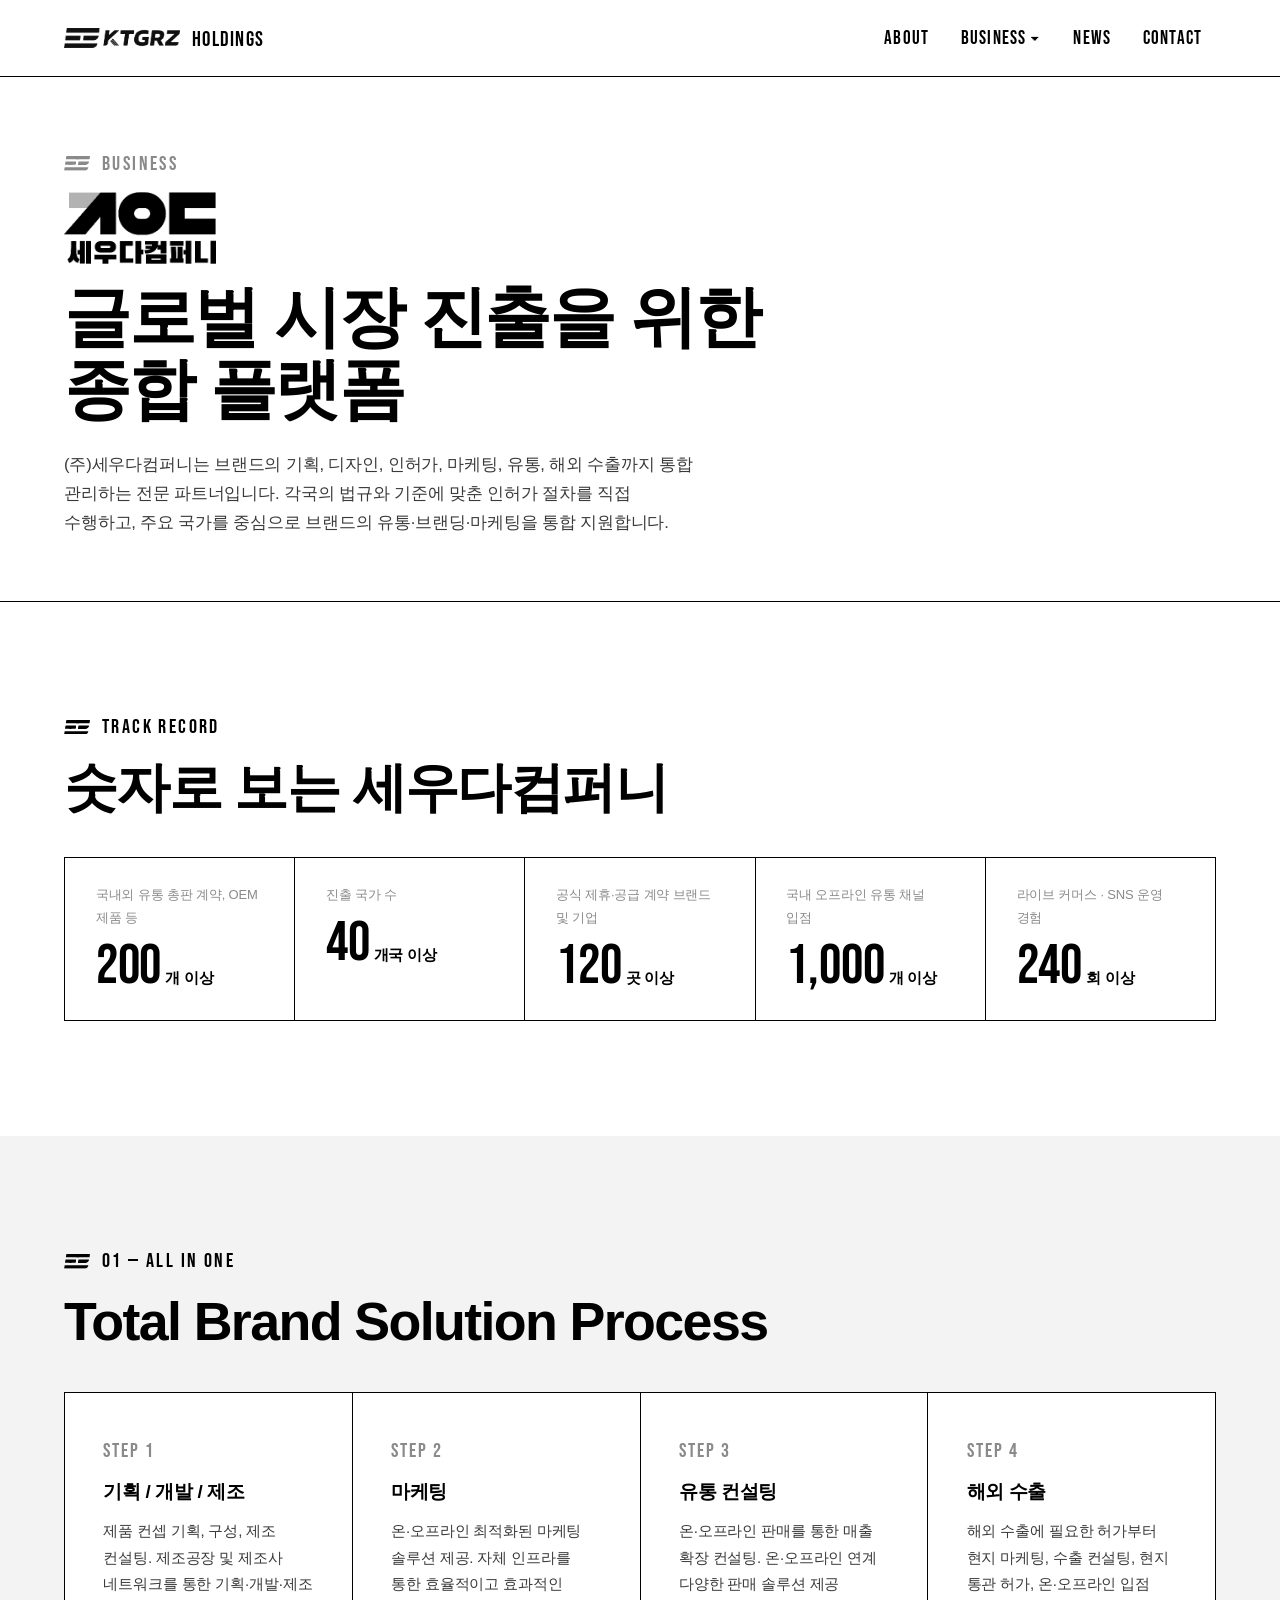
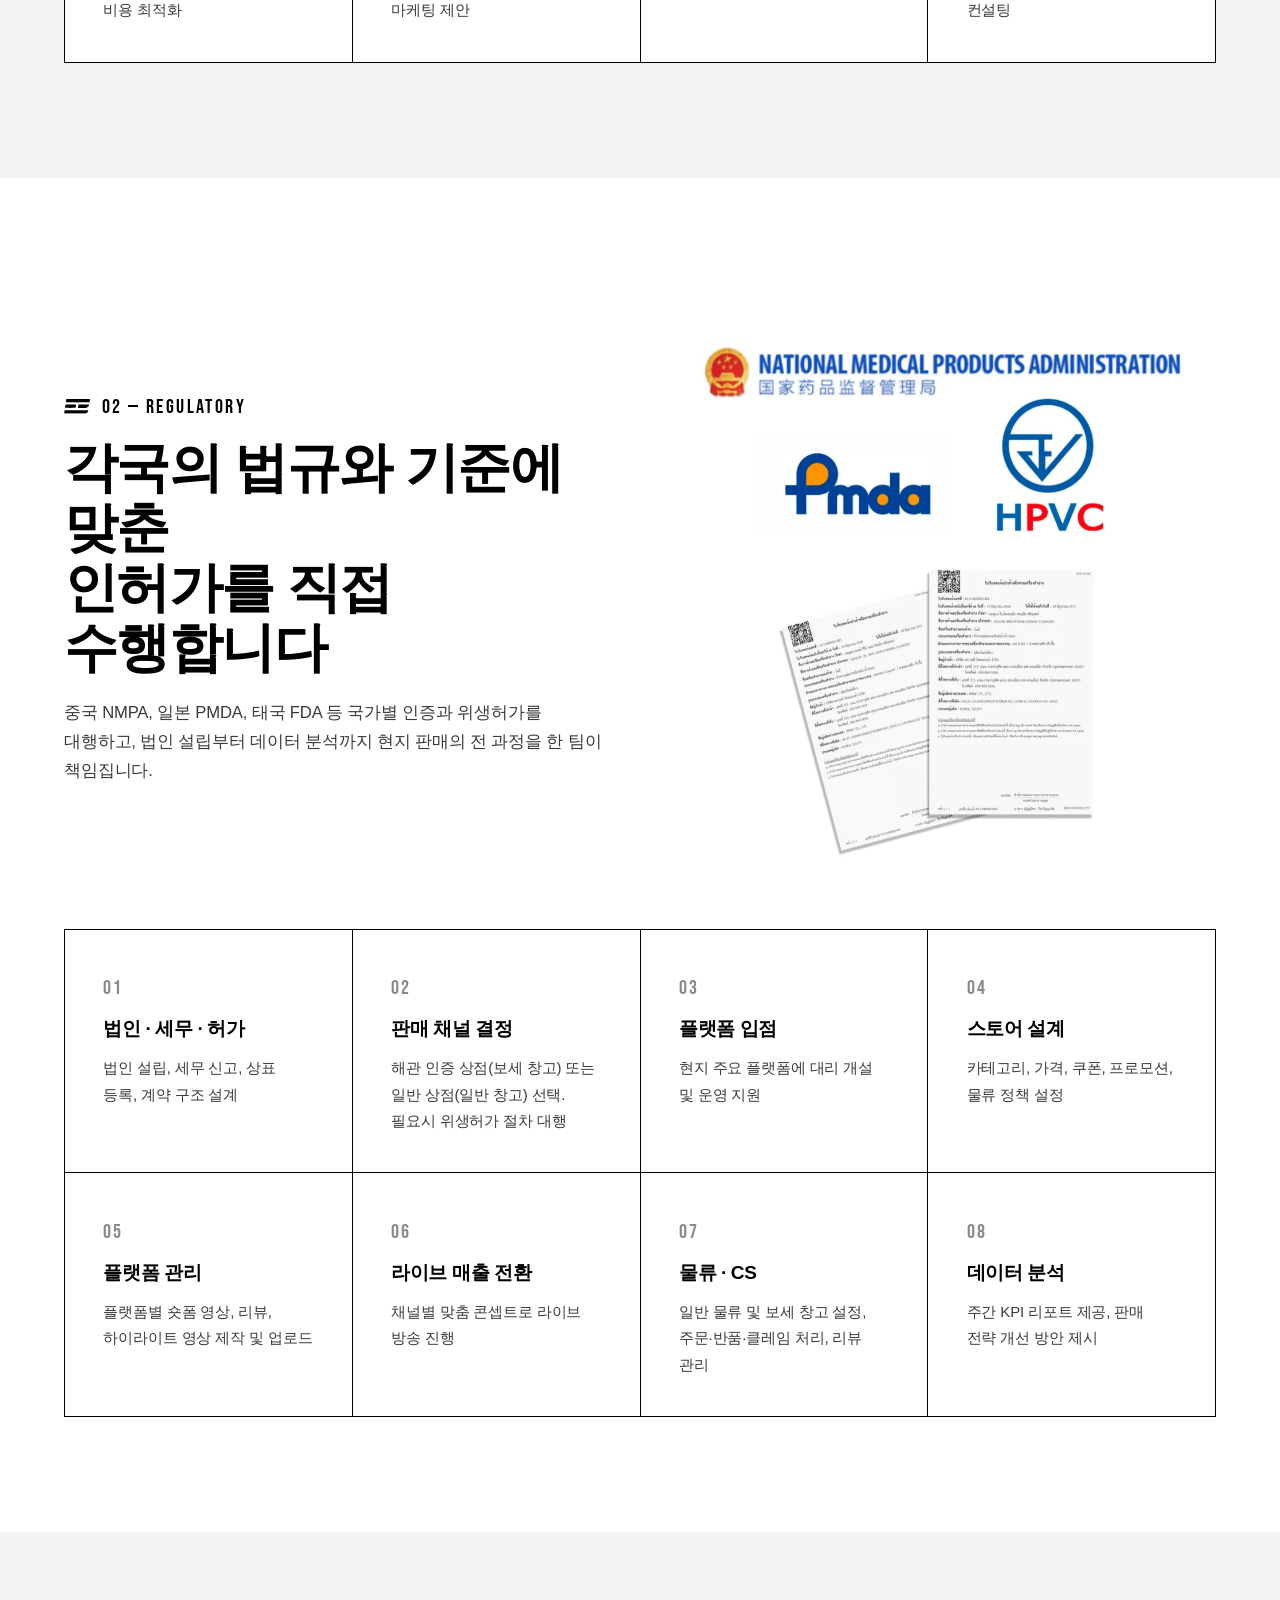
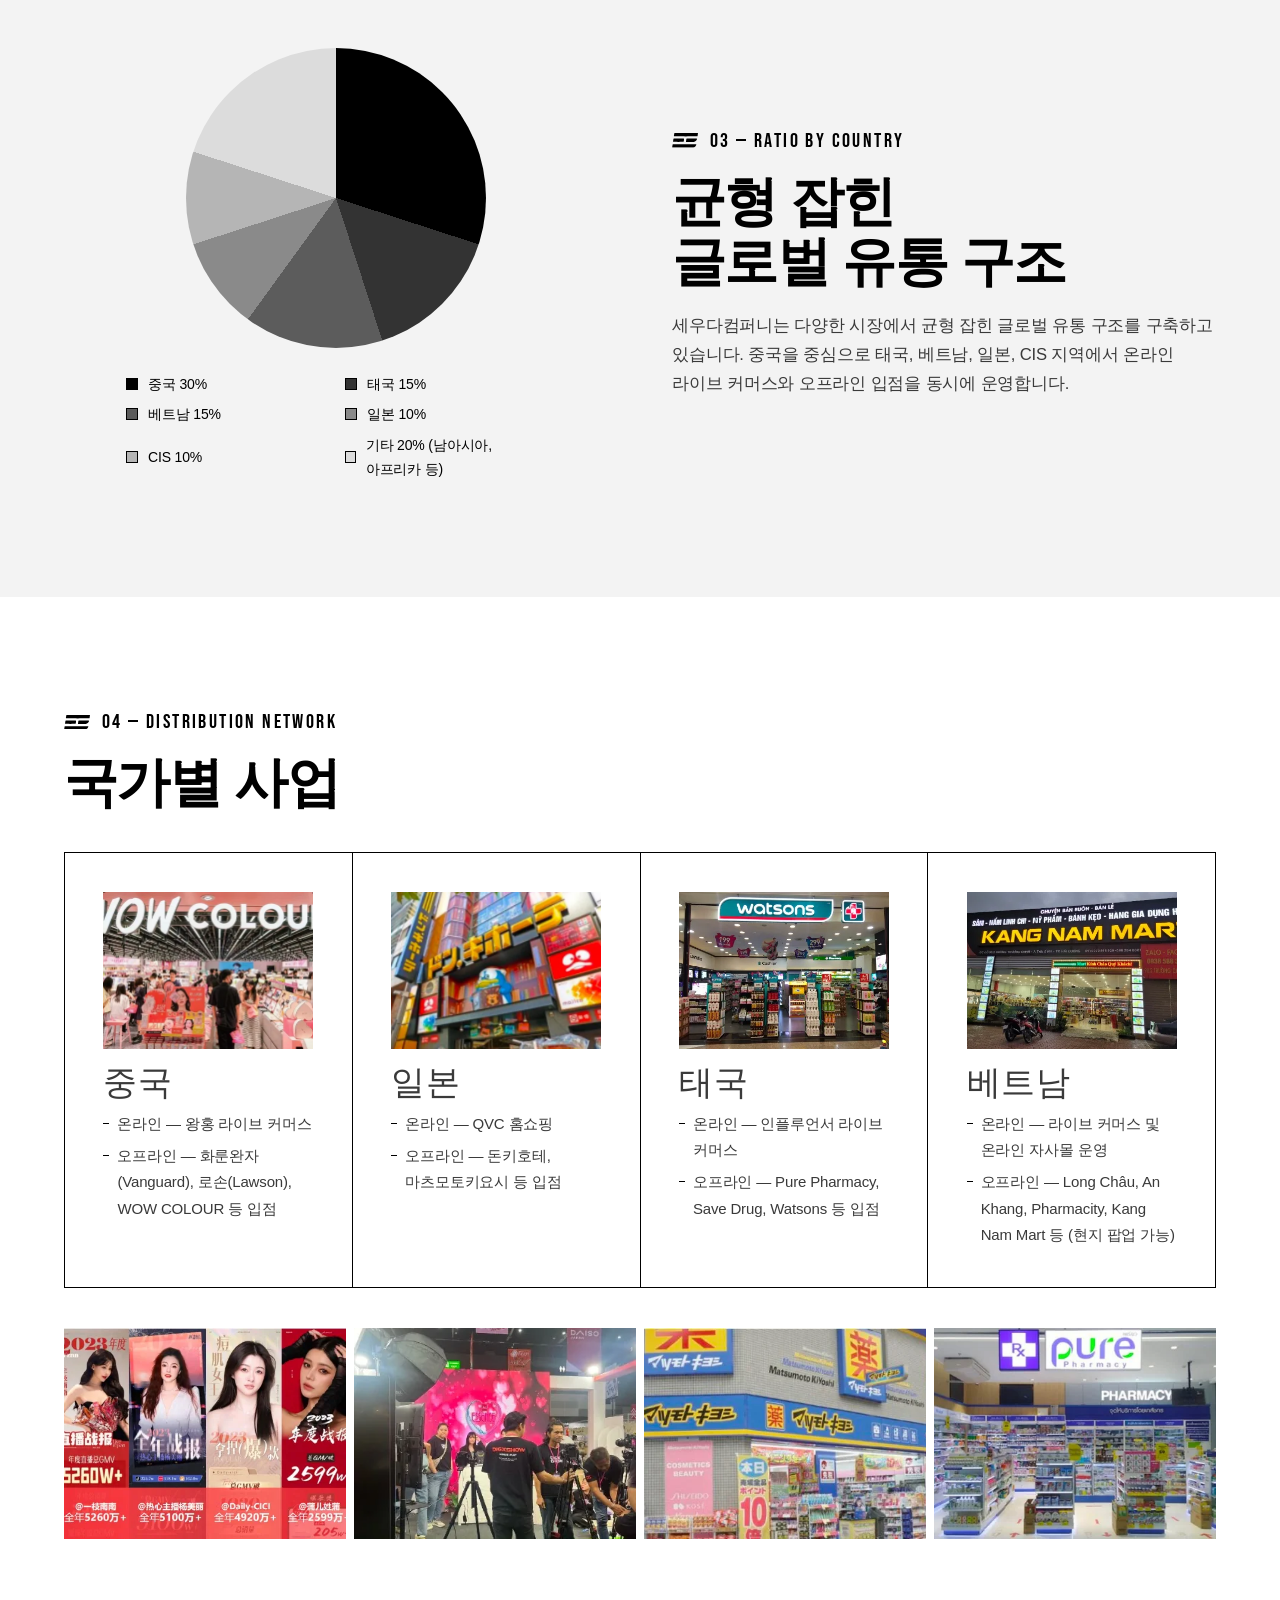
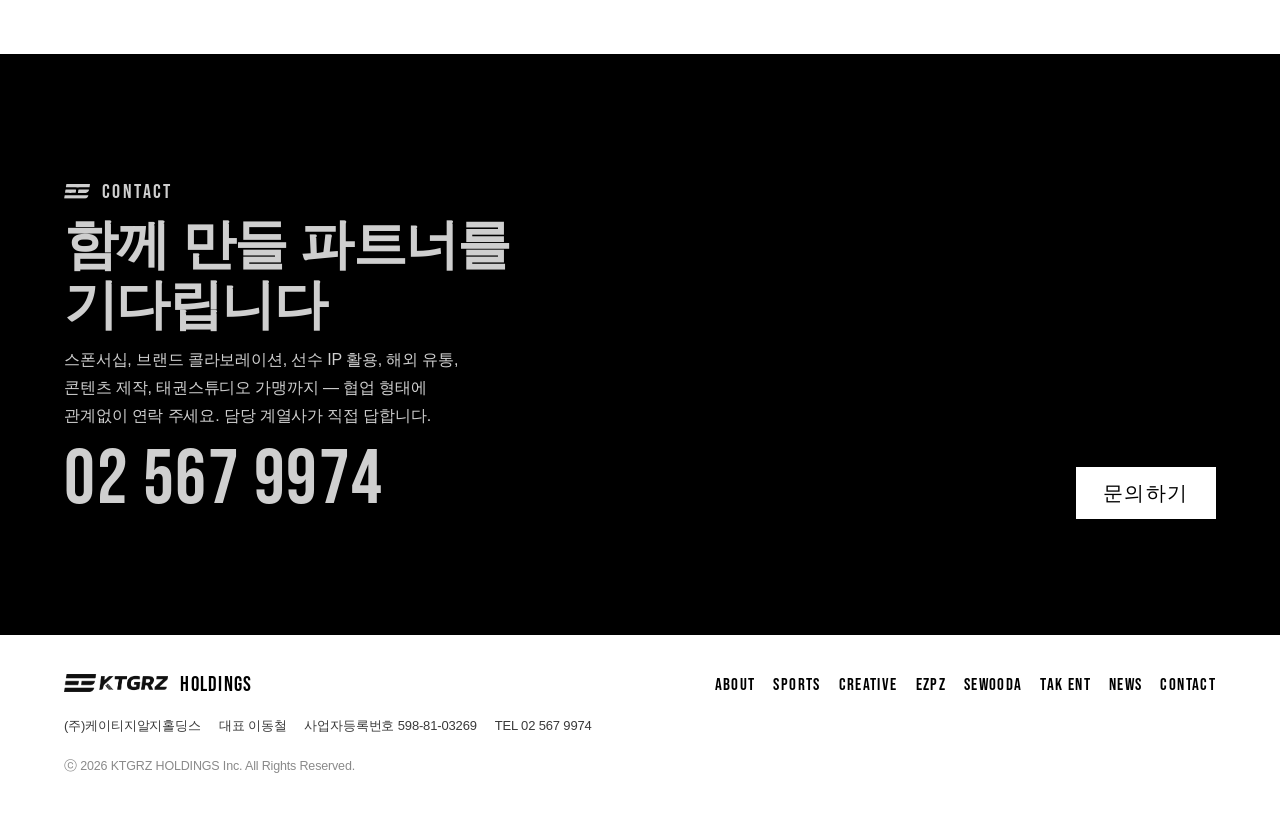
<file: sewooda.html>
<!DOCTYPE html>
<html lang="ko">
<head>
<meta charset="utf-8">
<meta name="viewport" content="width=device-width, initial-scale=1">
<title>세우다컴퍼니 | SEWOODA COMPANY — 글로벌 진출 올인원 파트너</title>
<meta name="description" content="세우다컴퍼니는 브랜드의 기획, 디자인, 인허가, 마케팅, 유통, 해외 수출까지 통합 관리하는 글로벌 진출 전문 파트너입니다.">
<meta property="og:title" content="세우다컴퍼니 | SEWOODA COMPANY — 글로벌 진출 올인원 파트너">
<meta property="og:description" content="세우다컴퍼니는 브랜드의 기획, 디자인, 인허가, 마케팅, 유통, 해외 수출까지 통합 관리하는 글로벌 진출 전문 파트너입니다.">
<meta property="og:type" content="website">
<meta property="og:image" content="assets/img/crew_color.webp">
<meta name="theme-color" content="#ffffff">
<link rel="icon" type="image/png" href="assets/logo/symbol_black.png">
<link rel="stylesheet" href="assets/css/style.css">
</head>
<body>
<svg width="0" height="0" style="position:absolute" aria-hidden="true"><symbol id="mark" viewBox="0 0 488 277"><path d="M6,270 C5,270 4,269 4,269 C4,262 12,212 14,211 C16,209 453,208 455,210 C459,215 449,239 437,251 C427,261 412,269 396,271 C384,273 7,272 6,270 Z M20,166 C19,166 18,164 19,162 C19,161 21,148 23,134 C25,116 27,108 28,107 C30,104 224,104 226,107 C228,110 221,163 218,166 C216,169 22,169 20,166 Z M263,167 C261,165 262,163 266,135 C268,117 270,108 271,107 C273,104 467,104 469,107 C471,108 471,111 467,122 C459,145 437,163 411,167 C401,169 265,168 263,167 Z M37,62 C35,60 34,62 39,31 C43,6 43,5 45,2 L48,0 L265,-0 C506,-0 489,-0 488,6 C487,8 485,21 483,35 C481,50 479,61 478,62 C476,65 39,65 37,62 Z"/></symbol></svg>
<a class="skip" href="#main">본문으로 건너뛰기</a>
<!-- ===== HEADER (모든 페이지 동일) ===== -->
<header class="hdr">
  <div class="wrap row">
    <a class="logo" href="index.html" aria-label="KTGRZ 홈"><img src="assets/logo/ktgrz_black.png" alt="KTGRZ"><span class="h">HOLDINGS</span></a>
    <ul class="menu">
      <li><a href="about.html">About</a></li>
      <li><button type="button" aria-haspopup="true">Business ▾</button>
        <ul class="sub">
          <li><a href="sports.html">KTGRZ SPORTS</a></li>
          <li><a href="creative.html">KTGRZ CREATIVE</a></li>
          <li><a href="ezpz.html">EZPZ</a></li>
          <li><a href="sewooda.html">세우다컴퍼니</a></li>
          <li><a href="takent.html">TAK ENT</a></li>
        </ul>
      </li>
      <li><a href="news.html">News</a></li>
      <li><a href="contact.html">Contact</a></li>
    </ul>
    <button class="burger" type="button" aria-expanded="false" aria-controls="mnav" aria-label="메뉴 열기"><span></span><span></span><span></span></button>
  </div>
  <nav class="mnav" id="mnav" aria-label="모바일 메뉴">
    <a href="index.html">Home</a>
    <a href="about.html">About</a>
    <a href="index.html#biz">Business</a>
    <div class="sub" id="biz-sub">
      <a href="sports.html">KTGRZ SPORTS</a>
      <a href="creative.html">KTGRZ CREATIVE</a>
      <a href="ezpz.html">EZPZ</a>
      <a href="sewooda.html">세우다컴퍼니</a>
      <a href="takent.html">TAK ENT</a>
    </div>
    <a href="news.html">News</a>
    <a href="contact.html">Contact</a>
    <p class="tel">TEL <a href="tel:+8225679974">02 567 9974</a></p>
  </nav>
</header>
<!-- ===== /HEADER ===== -->
<main id="main">

<section class="phero">
  <div class="wrap">
    <p class="label"><svg class="mark" aria-hidden="true"><use href="#mark"/></svg><span>Business</span></p>
    <img class="wm tall" src="assets/logo/sewooda_black.png" alt="세우다컴퍼니">
    <h1 class="kr">글로벌 시장 진출을 위한<br>종합 플랫폼</h1>
    <p class="intro">(주)세우다컴퍼니는 브랜드의 기획, 디자인, 인허가, 마케팅, 유통, 해외 수출까지 통합 관리하는 전문 파트너입니다. 각국의 법규와 기준에 맞춘 인허가 절차를 직접 수행하고, 주요 국가를 중심으로 브랜드의 유통·브랜딩·마케팅을 통합 지원합니다.</p>
  </div>
</section>

<section class="sec">
  <div class="wrap">
    <p class="label"><svg class="mark" aria-hidden="true"><use href="#mark"/></svg><span>Track Record</span></p>
    <h2 class="h2">숫자로 보는 세우다컴퍼니</h2>
    <div class="stats">
      <div class="st"><p class="lbl">국내외 유통 총판 계약, OEM 제품 등</p><p class="val">200<small>개 이상</small></p></div>
      <div class="st"><p class="lbl">진출 국가 수</p><p class="val">40<small>개국 이상</small></p></div>
      <div class="st"><p class="lbl">공식 제휴·공급 계약 브랜드 및 기업</p><p class="val">120<small>곳 이상</small></p></div>
      <div class="st"><p class="lbl">국내 오프라인 유통 채널 입점</p><p class="val">1,000<small>개 이상</small></p></div>
      <div class="st"><p class="lbl">라이브 커머스 · SNS 운영 경험</p><p class="val">240<small>회 이상</small></p></div>
    </div>
  </div>
</section>

<section class="sec grey">
  <div class="wrap">
    <p class="label"><svg class="mark" aria-hidden="true"><use href="#mark"/></svg><span>01 — All in One</span></p>
    <h2 class="h2">Total Brand Solution Process</h2>
    <div class="tiles t4">
      <div class="tile"><p class="n sm">Step 1</p><h3>기획 / 개발 / 제조</h3><p>제품 컨셉 기획, 구성, 제조 컨설팅. 제조공장 및 제조사 네트워크를 통한 기획·개발·제조 비용 최적화</p></div>
      <div class="tile"><p class="n sm">Step 2</p><h3>마케팅</h3><p>온·오프라인 최적화된 마케팅 솔루션 제공. 자체 인프라를 통한 효율적이고 효과적인 마케팅 제안</p></div>
      <div class="tile"><p class="n sm">Step 3</p><h3>유통 컨설팅</h3><p>온·오프라인 판매를 통한 매출 확장 컨설팅. 온·오프라인 연계 다양한 판매 솔루션 제공</p></div>
      <div class="tile"><p class="n sm">Step 4</p><h3>해외 수출</h3><p>해외 수출에 필요한 허가부터 현지 마케팅, 수출 컨설팅, 현지 통관 허가, 온·오프라인 입점 컨설팅</p></div>
    </div>
  </div>
</section>

<section class="sec">
  <div class="wrap">
    <div class="two">
      <div>
        <p class="label"><svg class="mark" aria-hidden="true"><use href="#mark"/></svg><span>02 — Regulatory</span></p>
        <h2 class="h2">각국의 법규와 기준에 맞춘<br>인허가를 직접 수행합니다</h2>
        <p class="intro">중국 NMPA, 일본 PMDA, 태국 FDA 등 국가별 인증과 위생허가를 대행하고, 법인 설립부터 데이터 분석까지 현지 판매의 전 과정을 한 팀이 책임집니다.</p>
      </div>
      <div class="img fit" style="background:#fff"><img src="assets/img/sewooda_cert.webp" alt="중국 NMPA, 일본 PMDA, 태국 인증 서류"></div>
    </div>
    <div class="tiles t4">
      <div class="tile"><p class="n sm">01</p><h3>법인 · 세무 · 허가</h3><p>법인 설립, 세무 신고, 상표 등록, 계약 구조 설계</p></div>
      <div class="tile"><p class="n sm">02</p><h3>판매 채널 결정</h3><p>해관 인증 상점(보세 창고) 또는 일반 상점(일반 창고) 선택. 필요시 위생허가 절차 대행</p></div>
      <div class="tile"><p class="n sm">03</p><h3>플랫폼 입점</h3><p>현지 주요 플랫폼에 대리 개설 및 운영 지원</p></div>
      <div class="tile"><p class="n sm">04</p><h3>스토어 설계</h3><p>카테고리, 가격, 쿠폰, 프로모션, 물류 정책 설정</p></div>
      <div class="tile"><p class="n sm">05</p><h3>플랫폼 관리</h3><p>플랫폼별 숏폼 영상, 리뷰, 하이라이트 영상 제작 및 업로드</p></div>
      <div class="tile"><p class="n sm">06</p><h3>라이브 매출 전환</h3><p>채널별 맞춤 콘셉트로 라이브 방송 진행</p></div>
      <div class="tile"><p class="n sm">07</p><h3>물류 · CS</h3><p>일반 물류 및 보세 창고 설정, 주문·반품·클레임 처리, 리뷰 관리</p></div>
      <div class="tile"><p class="n sm">08</p><h3>데이터 분석</h3><p>주간 KPI 리포트 제공, 판매 전략 개선 방안 제시</p></div>
    </div>
  </div>
</section>

<section class="sec grey">
  <div class="wrap two">
    <div>
      <div class="pie" role="img" aria-label="국가별 사업 비중: 중국 30%, 태국 15%, 베트남 15%, 일본 10%, CIS 10%, 기타 20%"></div>
      <ul class="legend">
        <li><i style="background:#000"></i>중국 30%</li><li><i style="background:#333"></i>태국 15%</li>
        <li><i style="background:#5c5c5c"></i>베트남 15%</li><li><i style="background:#8a8a8a"></i>일본 10%</li>
        <li><i style="background:#b5b5b5"></i>CIS 10%</li><li><i style="background:#dcdcdc"></i>기타 20% (남아시아, 아프리카 등)</li>
      </ul>
    </div>
    <div>
      <p class="label"><svg class="mark" aria-hidden="true"><use href="#mark"/></svg><span>03 — Ratio by Country</span></p>
      <h2 class="h2">균형 잡힌<br>글로벌 유통 구조</h2>
      <p class="intro">세우다컴퍼니는 다양한 시장에서 균형 잡힌 글로벌 유통 구조를 구축하고 있습니다. 중국을 중심으로 태국, 베트남, 일본, CIS 지역에서 온라인 라이브 커머스와 오프라인 입점을 동시에 운영합니다.</p>
    </div>
  </div>
</section>

<section class="sec">
  <div class="wrap">
    <p class="label"><svg class="mark" aria-hidden="true"><use href="#mark"/></svg><span>04 — Distribution Network</span></p>
    <h2 class="h2">국가별 사업</h2>
    <div class="tiles t4">
      <div class="tile"><img class="th" src="assets/img/cn_wowcolour.webp" alt="중국 WOW COLOUR 매장"><p class="n">중국</p><ul><li>온라인 — 왕홍 라이브 커머스</li><li>오프라인 — 화룬완자(Vanguard), 로손(Lawson), WOW COLOUR 등 입점</li></ul></div>
      <div class="tile"><img class="th" src="assets/img/jp_donki.webp" alt="일본 돈키호테 매장"><p class="n">일본</p><ul><li>온라인 — QVC 홈쇼핑</li><li>오프라인 — 돈키호테, 마츠모토키요시 등 입점</li></ul></div>
      <div class="tile"><img class="th" src="assets/img/th_watsons.webp" alt="태국 왓슨스 매장"><p class="n">태국</p><ul><li>온라인 — 인플루언서 라이브 커머스</li><li>오프라인 — Pure Pharmacy, Save Drug, Watsons 등 입점</li></ul></div>
      <div class="tile"><img class="th" src="assets/img/vn_kangnam.webp" alt="베트남 강남마트"><p class="n">베트남</p><ul><li>온라인 — 라이브 커머스 및 온라인 자사몰 운영</li><li>오프라인 — Long Châu, An Khang, Pharmacity, Kang Nam Mart 등 (현지 팝업 가능)</li></ul></div>
    </div>
    <div class="gal">
      <img src="assets/img/cn_live.webp" alt="중국 왕홍 라이브 커머스 실적">
      <img src="assets/img/th_live.webp" alt="태국 라이브 커머스 촬영 현장">
      <img src="assets/img/jp_matsukiyo.webp" alt="일본 마츠모토키요시 매장">
      <img src="assets/img/th_pure.webp" alt="태국 Pure Pharmacy 매장">
    </div>
  </div>
</section>

<section class="cta black">
  <div class="wrap g">
    <div>
      <p class="label"><svg class="mark" aria-hidden="true"><use href="#mark"/></svg><span>Contact</span></p>
      <p class="h2">함께 만들 파트너를<br>기다립니다</p>
      <p>스폰서십, 브랜드 콜라보레이션, 선수 IP 활용, 해외 유통, 콘텐츠 제작, 태권스튜디오 가맹까지 — 협업 형태에 관계없이 연락 주세요. 담당 계열사가 직접 답합니다.</p>
      <p class="tel mt-3"><a href="tel:+8225679974">02 567 9974</a></p>
    </div>
    <a class="btn" href="contact.html">문의하기</a>
  </div>
</section>
</main>
<!-- ===== FOOTER (모든 페이지 동일) ===== -->
<footer class="ftr">
  <div class="wrap g">
    <div>
      <a class="logo" href="index.html"><img src="assets/logo/ktgrz_black.png" alt="KTGRZ"><span class="h">HOLDINGS</span></a>
      <ul>
        <li>(주)케이티지알지홀딩스</li><li>대표 이동철</li><li>사업자등록번호 598-81-03269</li><li>TEL 02 567 9974</li>
      </ul>
      <p class="copy">ⓒ <span id="year">2026</span> KTGRZ HOLDINGS Inc. All Rights Reserved.</p>
    </div>
    <div class="links">
      <a href="about.html">About</a><a href="sports.html">Sports</a><a href="creative.html">Creative</a><a href="ezpz.html">EZPZ</a><a href="sewooda.html">Sewooda</a><a href="takent.html">Tak Ent</a><a href="news.html">News</a><a href="contact.html">Contact</a>
    </div>
  </div>
</footer>
<!-- ===== /FOOTER ===== -->
<script src="assets/js/main.js"></script>
</body>
</html>
</file>
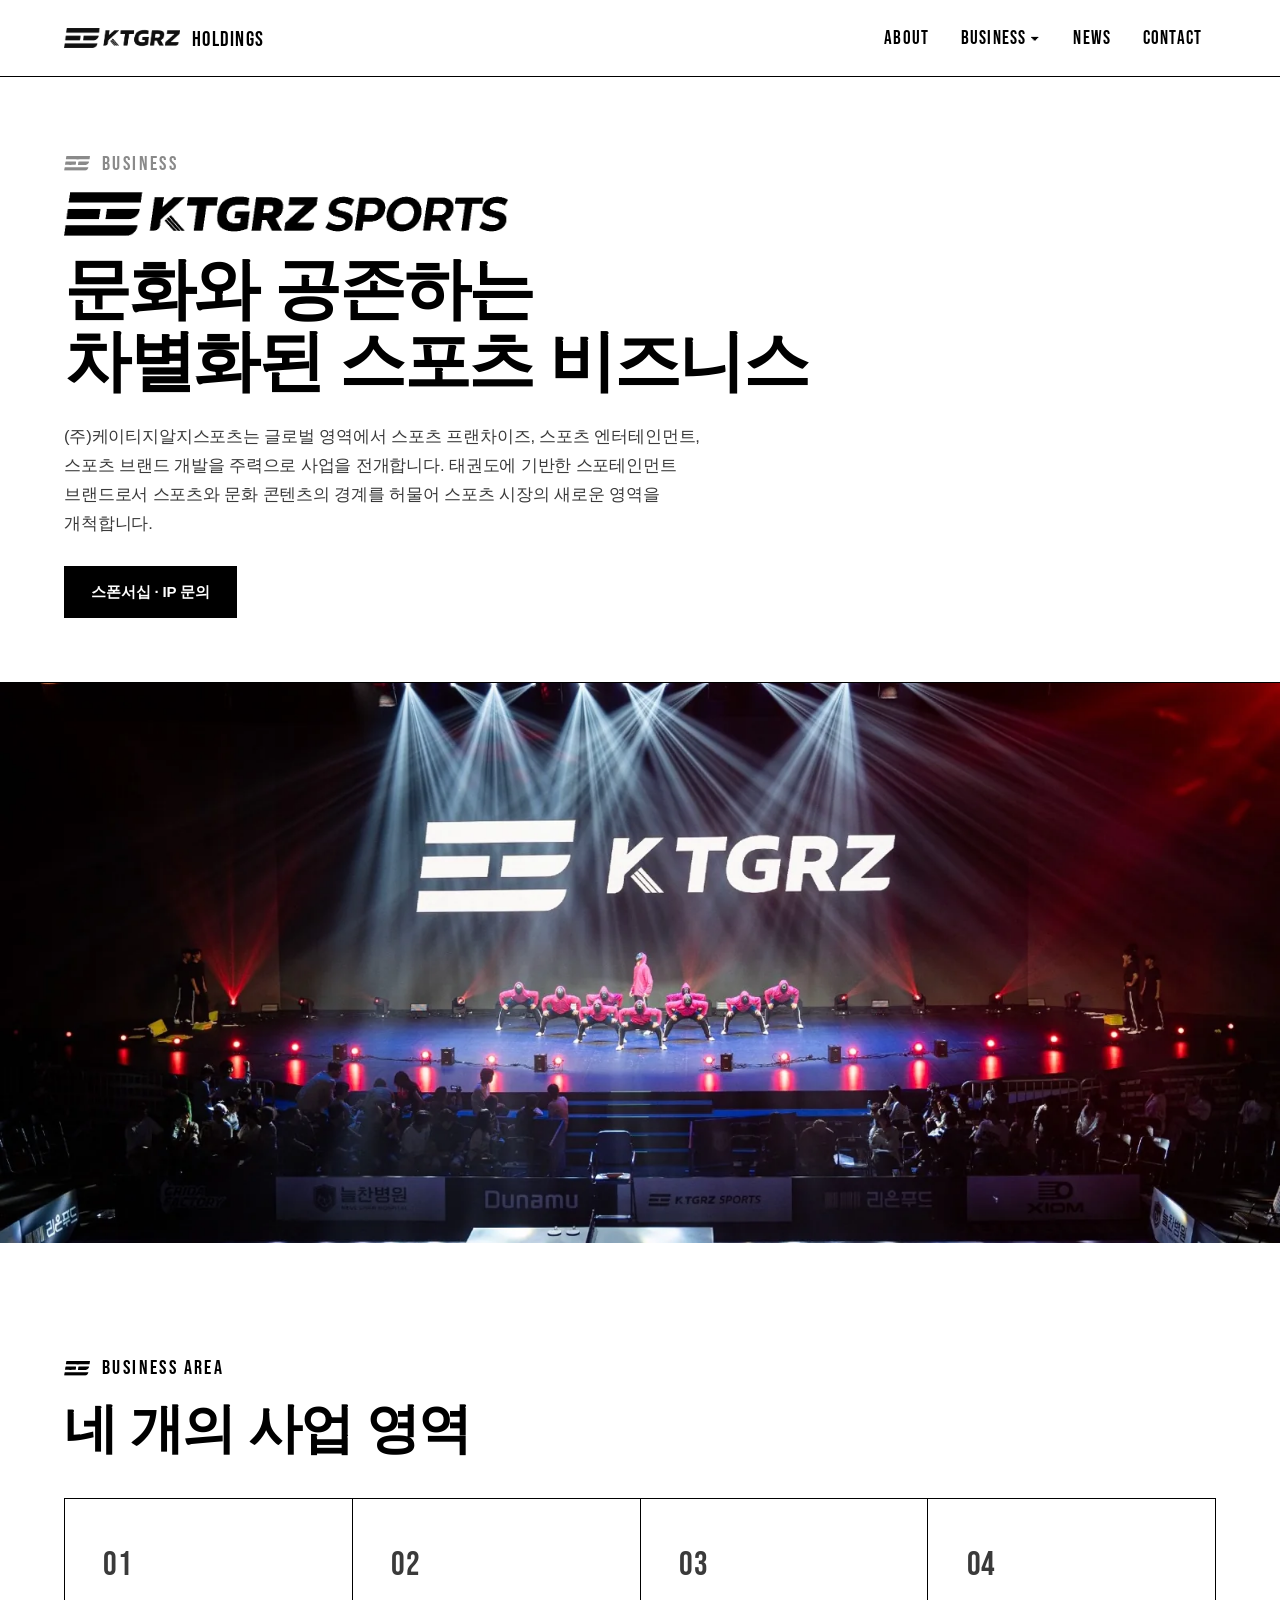
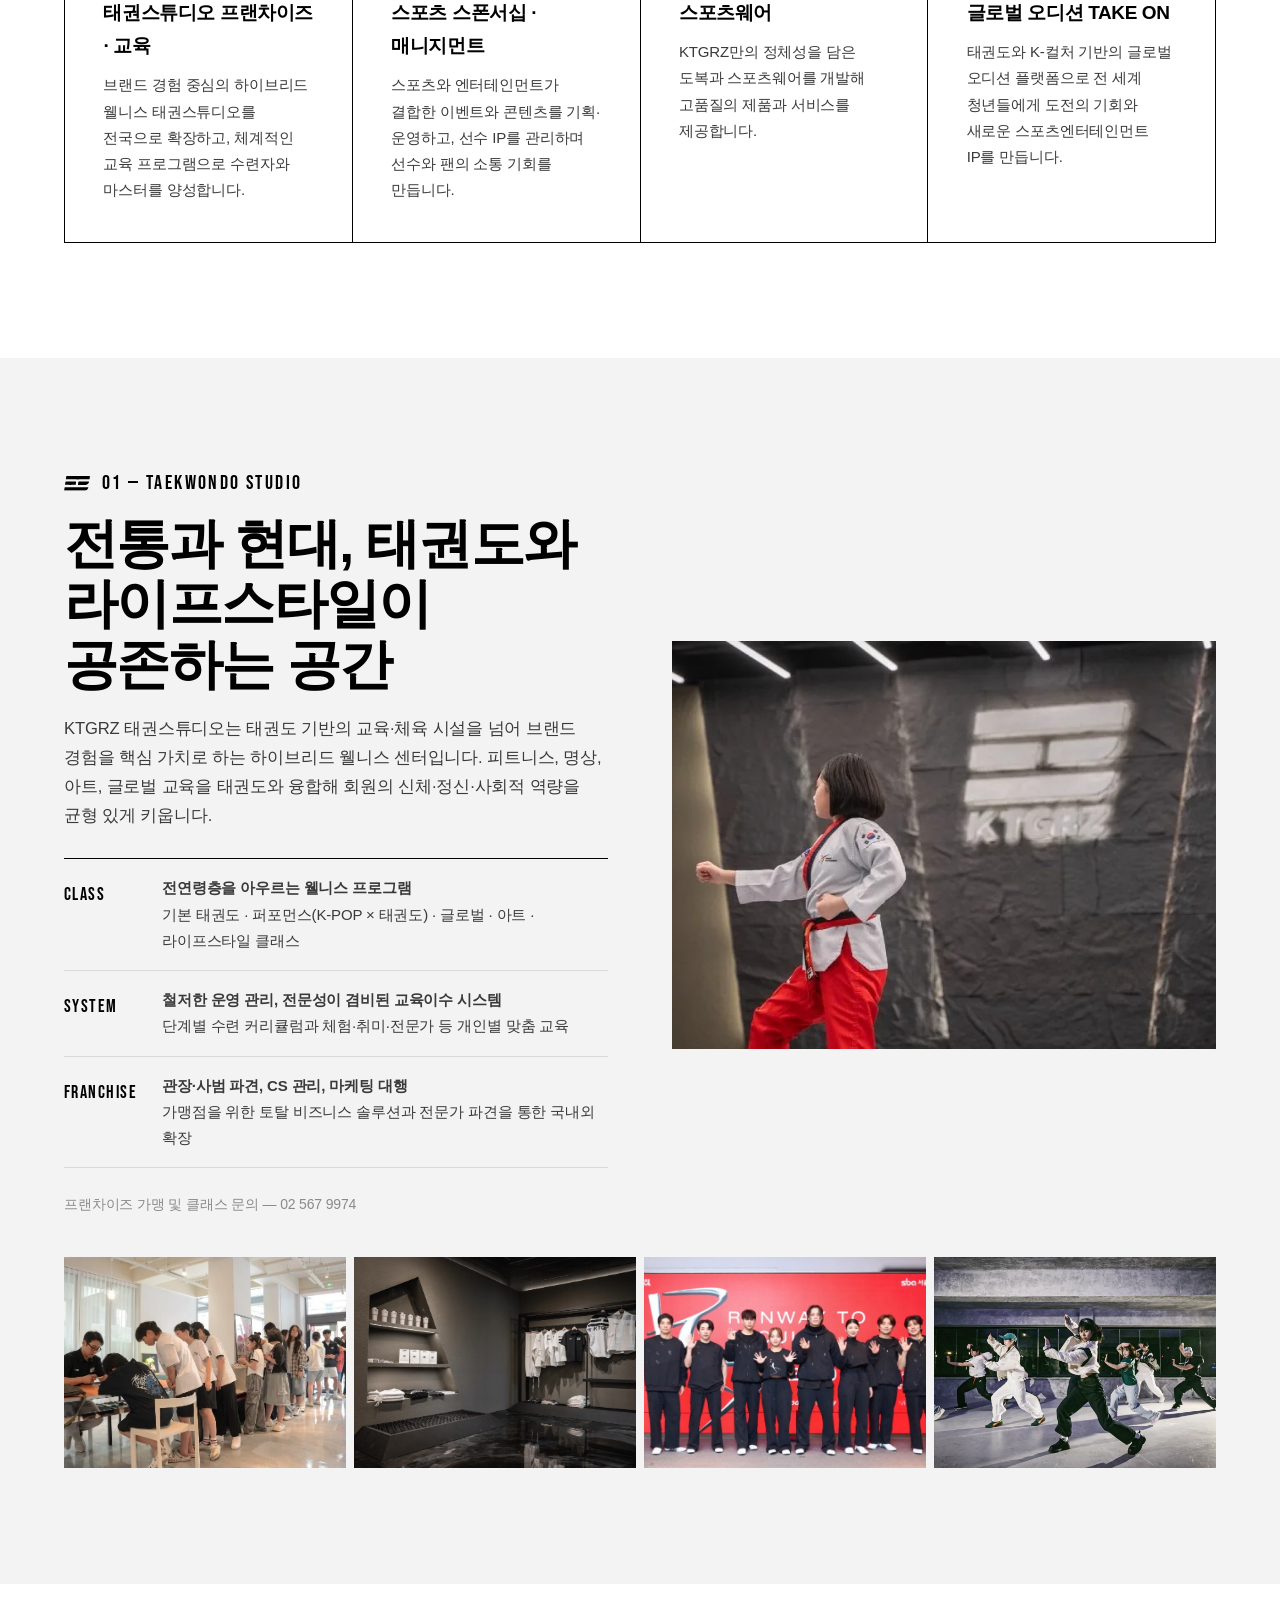
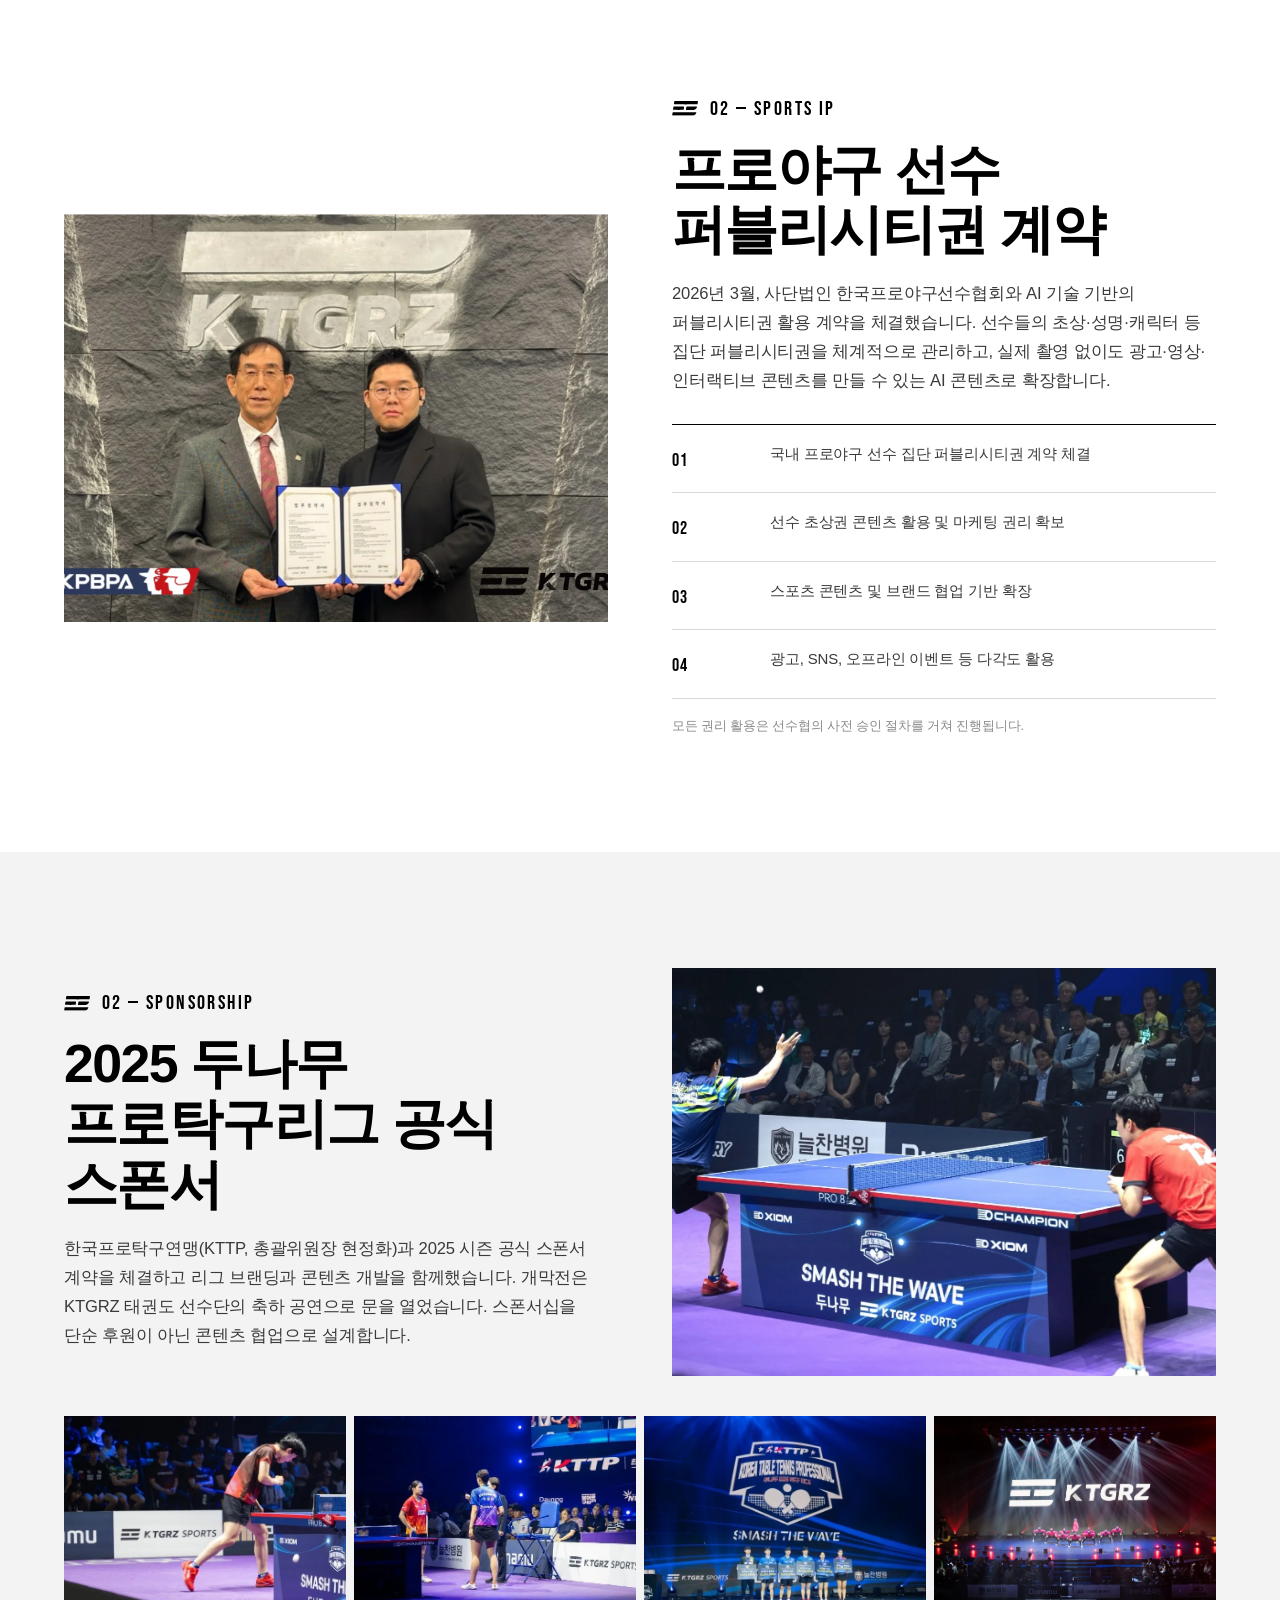
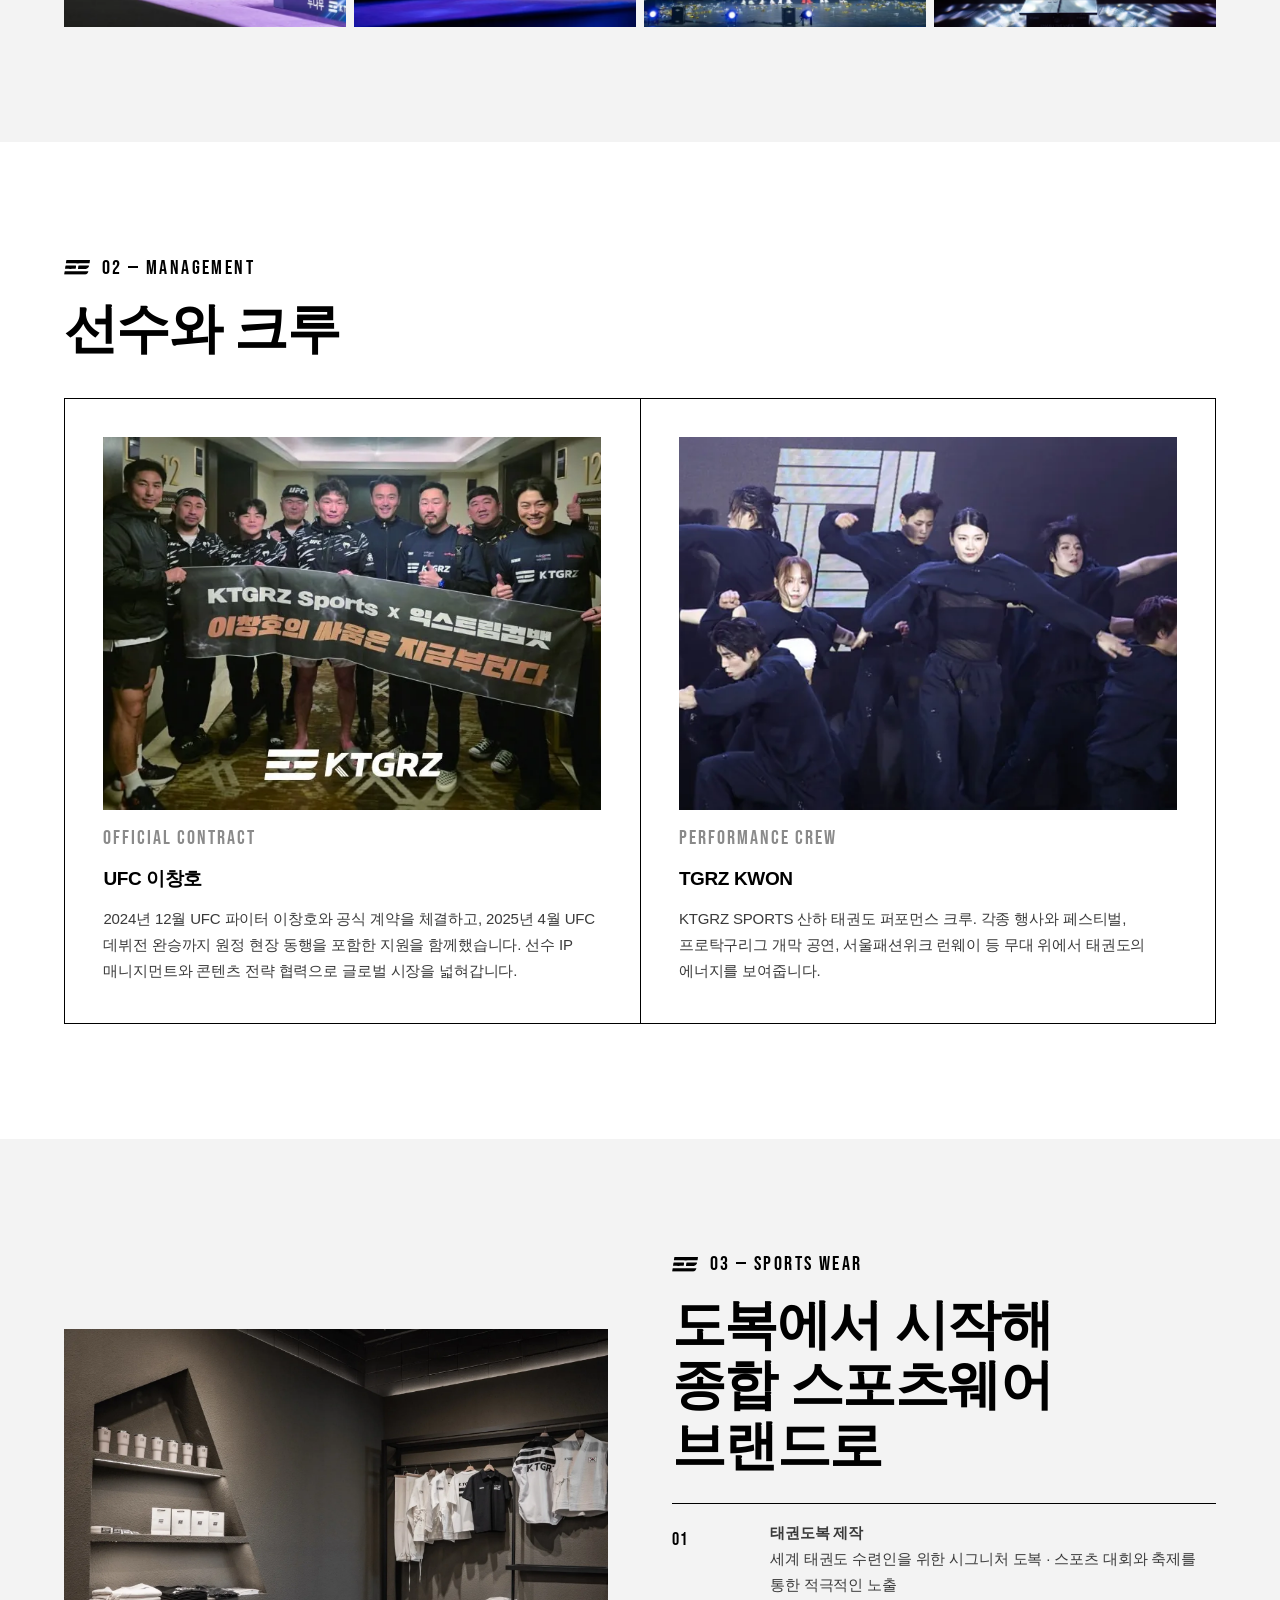
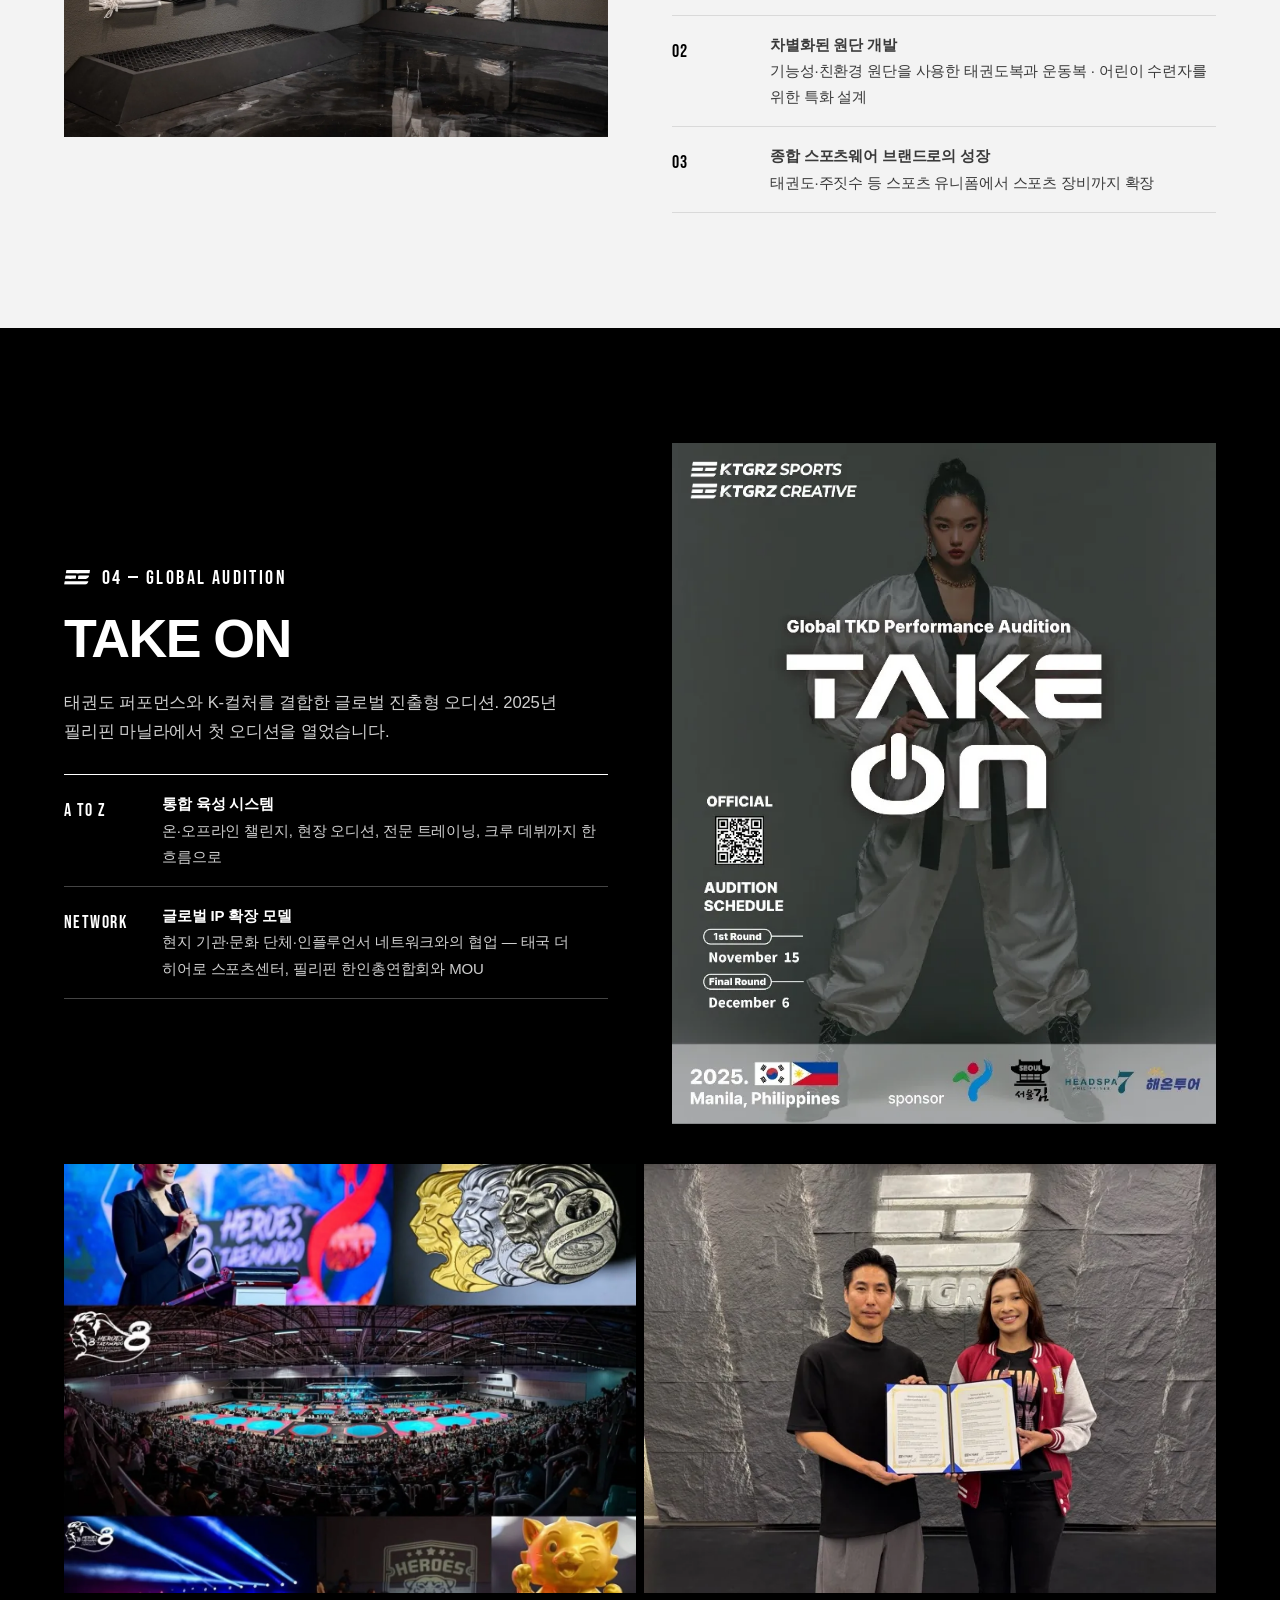
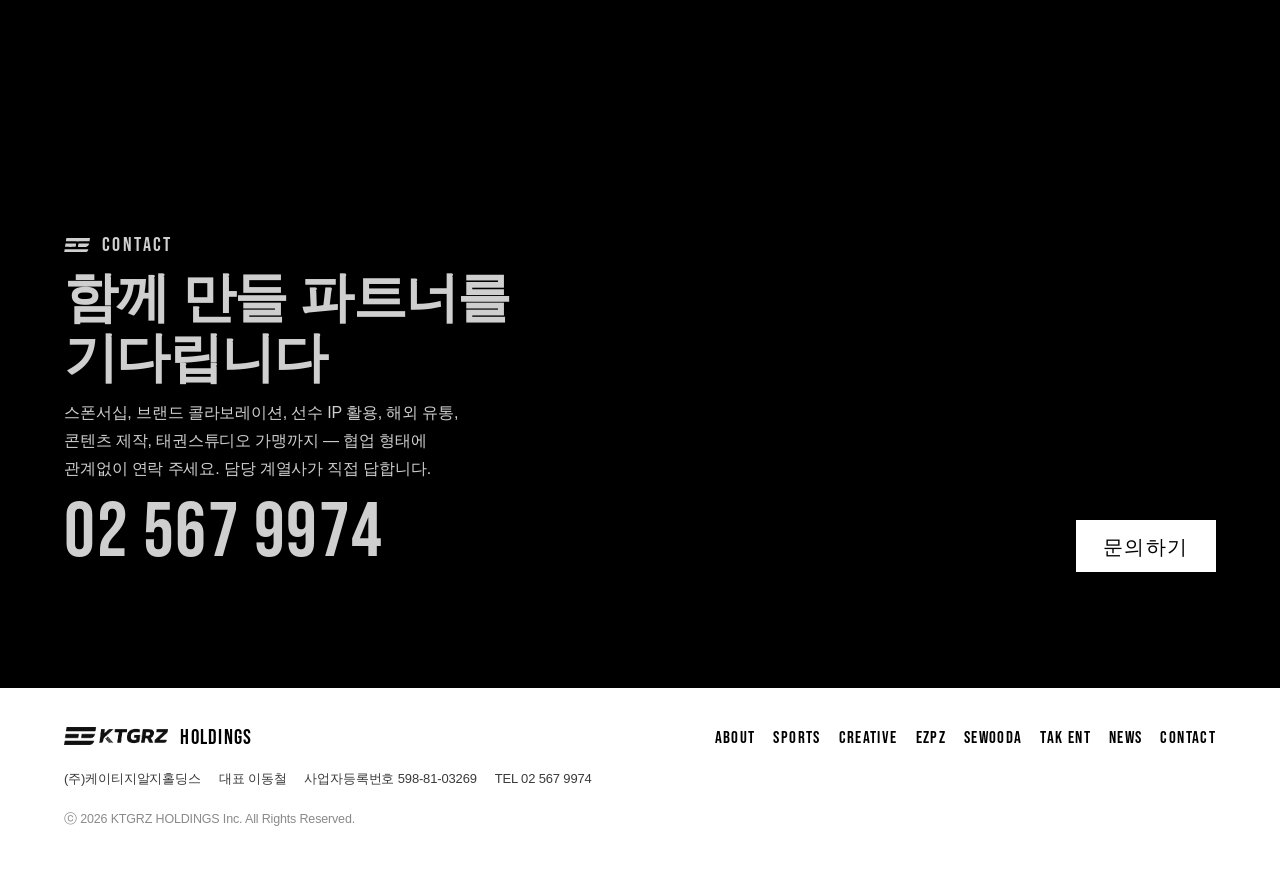
<file: sports.html>
<!DOCTYPE html>
<html lang="ko">
<head>
<meta charset="utf-8">
<meta name="viewport" content="width=device-width, initial-scale=1">
<title>KTGRZ SPORTS | 케이티지알지스포츠</title>
<meta name="description" content="KTGRZ SPORTS는 태권도에 기반한 글로벌 스포테인먼트 브랜드입니다. 태권스튜디오 프랜차이즈, 프로야구 선수 퍼블리시티권, 프로탁구리그 스폰서십, UFC 이창호, 스포츠웨어, 글로벌 오디션 TAKE ON.">
<meta property="og:title" content="KTGRZ SPORTS | 케이티지알지스포츠">
<meta property="og:description" content="KTGRZ SPORTS는 태권도에 기반한 글로벌 스포테인먼트 브랜드입니다. 태권스튜디오 프랜차이즈, 프로야구 선수 퍼블리시티권, 프로탁구리그 스폰서십, UFC 이창호, 스포츠웨어, 글로벌 오디션 TAKE ON.">
<meta property="og:type" content="website">
<meta property="og:image" content="assets/img/crew_color.webp">
<meta name="theme-color" content="#ffffff">
<link rel="icon" type="image/png" href="assets/logo/symbol_black.png">
<link rel="stylesheet" href="assets/css/style.css">
</head>
<body>
<svg width="0" height="0" style="position:absolute" aria-hidden="true"><symbol id="mark" viewBox="0 0 488 277"><path d="M6,270 C5,270 4,269 4,269 C4,262 12,212 14,211 C16,209 453,208 455,210 C459,215 449,239 437,251 C427,261 412,269 396,271 C384,273 7,272 6,270 Z M20,166 C19,166 18,164 19,162 C19,161 21,148 23,134 C25,116 27,108 28,107 C30,104 224,104 226,107 C228,110 221,163 218,166 C216,169 22,169 20,166 Z M263,167 C261,165 262,163 266,135 C268,117 270,108 271,107 C273,104 467,104 469,107 C471,108 471,111 467,122 C459,145 437,163 411,167 C401,169 265,168 263,167 Z M37,62 C35,60 34,62 39,31 C43,6 43,5 45,2 L48,0 L265,-0 C506,-0 489,-0 488,6 C487,8 485,21 483,35 C481,50 479,61 478,62 C476,65 39,65 37,62 Z"/></symbol></svg>
<a class="skip" href="#main">본문으로 건너뛰기</a>
<!-- ===== HEADER (모든 페이지 동일) ===== -->
<header class="hdr">
  <div class="wrap row">
    <a class="logo" href="index.html" aria-label="KTGRZ 홈"><img src="assets/logo/ktgrz_black.png" alt="KTGRZ"><span class="h">HOLDINGS</span></a>
    <ul class="menu">
      <li><a href="about.html">About</a></li>
      <li><button type="button" aria-haspopup="true">Business ▾</button>
        <ul class="sub">
          <li><a href="sports.html">KTGRZ SPORTS</a></li>
          <li><a href="creative.html">KTGRZ CREATIVE</a></li>
          <li><a href="ezpz.html">EZPZ</a></li>
          <li><a href="sewooda.html">세우다컴퍼니</a></li>
          <li><a href="takent.html">TAK ENT</a></li>
        </ul>
      </li>
      <li><a href="news.html">News</a></li>
      <li><a href="contact.html">Contact</a></li>
    </ul>
    <button class="burger" type="button" aria-expanded="false" aria-controls="mnav" aria-label="메뉴 열기"><span></span><span></span><span></span></button>
  </div>
  <nav class="mnav" id="mnav" aria-label="모바일 메뉴">
    <a href="index.html">Home</a>
    <a href="about.html">About</a>
    <a href="index.html#biz">Business</a>
    <div class="sub" id="biz-sub">
      <a href="sports.html">KTGRZ SPORTS</a>
      <a href="creative.html">KTGRZ CREATIVE</a>
      <a href="ezpz.html">EZPZ</a>
      <a href="sewooda.html">세우다컴퍼니</a>
      <a href="takent.html">TAK ENT</a>
    </div>
    <a href="news.html">News</a>
    <a href="contact.html">Contact</a>
    <p class="tel">TEL <a href="tel:+8225679974">02 567 9974</a></p>
  </nav>
</header>
<!-- ===== /HEADER ===== -->
<main id="main">

<section class="phero">
  <div class="wrap">
    <p class="label"><svg class="mark" aria-hidden="true"><use href="#mark"/></svg><span>Business</span></p>
    <img class="wm" src="assets/logo/sports_black.png" alt="KTGRZ SPORTS">
    <h1 class="kr">문화와 공존하는<br>차별화된 스포츠 비즈니스</h1>
    <p class="intro">(주)케이티지알지스포츠는 글로벌 영역에서 스포츠 프랜차이즈, 스포츠 엔터테인먼트, 스포츠 브랜드 개발을 주력으로 사업을 전개합니다. 태권도에 기반한 스포테인먼트 브랜드로서 스포츠와 문화 콘텐츠의 경계를 허물어 스포츠 시장의 새로운 영역을 개척합니다.</p>
    <div class="btns"><a class="btn kr" href="contact.html">스폰서십 · IP 문의</a></div>
  </div>
</section>
<div class="pband"><img src="assets/img/stage_red.webp" alt="KTGRZ 태권도 퍼포먼스 무대"></div>

<section class="sec">
  <div class="wrap">
    <p class="label"><svg class="mark" aria-hidden="true"><use href="#mark"/></svg><span>Business Area</span></p>
    <h2 class="h2">네 개의 사업 영역</h2>
    <div class="tiles t4">
      <a class="tile" href="#franchise"><p class="n">01</p><h3>태권스튜디오 프랜차이즈 · 교육</h3><p>브랜드 경험 중심의 하이브리드 웰니스 태권스튜디오를 전국으로 확장하고, 체계적인 교육 프로그램으로 수련자와 마스터를 양성합니다.</p></a>
      <a class="tile" href="#ip"><p class="n">02</p><h3>스포츠 스폰서십 · 매니지먼트</h3><p>스포츠와 엔터테인먼트가 결합한 이벤트와 콘텐츠를 기획·운영하고, 선수 IP를 관리하며 선수와 팬의 소통 기회를 만듭니다.</p></a>
      <a class="tile" href="#wear"><p class="n">03</p><h3>스포츠웨어</h3><p>KTGRZ만의 정체성을 담은 도복과 스포츠웨어를 개발해 고품질의 제품과 서비스를 제공합니다.</p></a>
      <a class="tile" href="#takeon"><p class="n">04</p><h3>글로벌 오디션 TAKE ON</h3><p>태권도와 K-컬처 기반의 글로벌 오디션 플랫폼으로 전 세계 청년들에게 도전의 기회와 새로운 스포츠엔터테인먼트 IP를 만듭니다.</p></a>
    </div>
  </div>
</section>

<section class="sec grey" id="franchise">
  <div class="wrap two">
    <div>
      <p class="label"><svg class="mark" aria-hidden="true"><use href="#mark"/></svg><span>01 — Taekwondo Studio</span></p>
      <h2 class="h2">전통과 현대, 태권도와<br>라이프스타일이 공존하는 공간</h2>
      <p class="intro">KTGRZ 태권스튜디오는 태권도 기반의 교육·체육 시설을 넘어 브랜드 경험을 핵심 가치로 하는 하이브리드 웰니스 센터입니다. 피트니스, 명상, 아트, 글로벌 교육을 태권도와 융합해 회원의 신체·정신·사회적 역량을 균형 있게 키웁니다.</p>
      <ul class="points">
        <li><span class="k">Class</span><span class="v"><b>전연령층을 아우르는 웰니스 프로그램</b>기본 태권도 · 퍼포먼스(K-POP × 태권도) · 글로벌 · 아트 · 라이프스타일 클래스</span></li>
        <li><span class="k">System</span><span class="v"><b>철저한 운영 관리, 전문성이 겸비된 교육이수 시스템</b>단계별 수련 커리큘럼과 체험·취미·전문가 등 개인별 맞춤 교육</span></li>
        <li><span class="k">Franchise</span><span class="v"><b>관장·사범 파견, CS 관리, 마케팅 대행</b>가맹점을 위한 토탈 비즈니스 솔루션과 전문가 파견을 통한 국내외 확장</span></li>
      </ul>
      <p class="muted mt-3" style="font-size:14px">프랜차이즈 가맹 및 클래스 문의 — 02 567 9974</p>
    </div>
    <div class="img"><img src="assets/img/studio_class.webp" alt="KTGRZ 태권스튜디오 수련 장면"></div>
  </div>
  <div class="wrap gal">
    <img src="assets/img/studio_seminar.webp" alt="태권스튜디오 세미나">
    <img src="assets/img/apparel_shop.webp" alt="스튜디오 내 스포츠웨어 스토어">
    <img src="assets/img/kwon_red.webp" alt="퍼포먼스 크루 무대 활동">
    <img src="assets/img/crew_color.webp" alt="퍼포먼스 클래스 연습">
  </div>
</section>

<section class="sec" id="ip">
  <div class="wrap two rev">
    <div>
      <p class="label"><svg class="mark" aria-hidden="true"><use href="#mark"/></svg><span>02 — Sports IP</span></p>
      <h2 class="h2">프로야구 선수<br>퍼블리시티권 계약</h2>
      <p class="intro">2026년 3월, 사단법인 한국프로야구선수협회와 AI 기술 기반의 퍼블리시티권 활용 계약을 체결했습니다. 선수들의 초상·성명·캐릭터 등 집단 퍼블리시티권을 체계적으로 관리하고, 실제 촬영 없이도 광고·영상·인터랙티브 콘텐츠를 만들 수 있는 AI 콘텐츠로 확장합니다.</p>
      <ul class="points">
        <li><span class="k">01</span><span class="v">국내 프로야구 선수 집단 퍼블리시티권 계약 체결</span></li>
        <li><span class="k">02</span><span class="v">선수 초상권 콘텐츠 활용 및 마케팅 권리 확보</span></li>
        <li><span class="k">03</span><span class="v">스포츠 콘텐츠 및 브랜드 협업 기반 확장</span></li>
        <li><span class="k">04</span><span class="v">광고, SNS, 오프라인 이벤트 등 다각도 활용</span></li>
      </ul>
      <p class="muted mt-2" style="font-size:13px">모든 권리 활용은 선수협의 사전 승인 절차를 거쳐 진행됩니다.</p>
    </div>
    <div class="img"><img src="assets/img/kpbpa_signing.webp" alt="한국프로야구선수협회와의 퍼블리시티권 활용 계약 체결식"></div>
  </div>
</section>

<section class="sec grey">
  <div class="wrap two">
    <div>
      <p class="label"><svg class="mark" aria-hidden="true"><use href="#mark"/></svg><span>02 — Sponsorship</span></p>
      <h2 class="h2">2025 두나무<br>프로탁구리그 공식 스폰서</h2>
      <p class="intro">한국프로탁구연맹(KTTP, 총괄위원장 현정화)과 2025 시즌 공식 스폰서 계약을 체결하고 리그 브랜딩과 콘텐츠 개발을 함께했습니다. 개막전은 KTGRZ 태권도 선수단의 축하 공연으로 문을 열었습니다. 스폰서십을 단순 후원이 아닌 콘텐츠 협업으로 설계합니다.</p>
    </div>
    <div class="img"><img src="assets/img/kttp_match.webp" alt="2025 두나무 프로탁구리그 경기"></div>
  </div>
  <div class="wrap gal">
    <img src="assets/img/kttp_1.webp" alt="프로탁구리그 경기">
    <img src="assets/img/kttp_2.webp" alt="프로탁구리그 시상">
    <img src="assets/img/kttp_3.webp" alt="개막식 무대">
    <img src="assets/img/stage_ktgrz.webp" alt="개막식 KTGRZ 축하 공연">
  </div>
</section>

<section class="sec">
  <div class="wrap">
    <p class="label"><svg class="mark" aria-hidden="true"><use href="#mark"/></svg><span>02 — Management</span></p>
    <h2 class="h2">선수와 크루</h2>
    <div class="tiles t2">
      <div class="tile"><img class="th" src="assets/img/ufc_banner.webp" alt="UFC 이창호 응원 현수막"><p class="n sm">Official Contract</p><h3>UFC 이창호</h3><p>2024년 12월 UFC 파이터 이창호와 공식 계약을 체결하고, 2025년 4월 UFC 데뷔전 완승까지 원정 현장 동행을 포함한 지원을 함께했습니다. 선수 IP 매니지먼트와 콘텐츠 전략 협력으로 글로벌 시장을 넓혀갑니다.</p></div>
      <div class="tile"><img class="th" src="assets/img/kwon_black.webp" alt="TGRZ KWON"><p class="n sm">Performance Crew</p><h3>TGRZ KWON</h3><p>KTGRZ SPORTS 산하 태권도 퍼포먼스 크루. 각종 행사와 페스티벌, 프로탁구리그 개막 공연, 서울패션위크 런웨이 등 무대 위에서 태권도의 에너지를 보여줍니다.</p></div>
    </div>
  </div>
</section>

<section class="sec grey" id="wear">
  <div class="wrap two rev">
    <div>
      <p class="label"><svg class="mark" aria-hidden="true"><use href="#mark"/></svg><span>03 — Sports Wear</span></p>
      <h2 class="h2">도복에서 시작해<br>종합 스포츠웨어 브랜드로</h2>
      <ul class="points">
        <li><span class="k">01</span><span class="v"><b>태권도복 제작</b>세계 태권도 수련인을 위한 시그니처 도복 · 스포츠 대회와 축제를 통한 적극적인 노출</span></li>
        <li><span class="k">02</span><span class="v"><b>차별화된 원단 개발</b>기능성·친환경 원단을 사용한 태권도복과 운동복 · 어린이 수련자를 위한 특화 설계</span></li>
        <li><span class="k">03</span><span class="v"><b>종합 스포츠웨어 브랜드로의 성장</b>태권도·주짓수 등 스포츠 유니폼에서 스포츠 장비까지 확장</span></li>
      </ul>
    </div>
    <div class="img"><img src="assets/img/apparel_shop.webp" alt="KTGRZ 스포츠웨어 매장"></div>
  </div>
</section>

<section class="sec black" id="takeon">
  <div class="wrap two">
    <div>
      <p class="label"><svg class="mark" aria-hidden="true"><use href="#mark"/></svg><span>04 — Global Audition</span></p>
      <h2 class="h2">TAKE ON</h2>
      <p class="intro">태권도 퍼포먼스와 K-컬처를 결합한 글로벌 진출형 오디션. 2025년 필리핀 마닐라에서 첫 오디션을 열었습니다.</p>
      <ul class="points">
        <li><span class="k">A to Z</span><span class="v"><b>통합 육성 시스템</b>온·오프라인 챌린지, 현장 오디션, 전문 트레이닝, 크루 데뷔까지 한 흐름으로</span></li>
        <li><span class="k">Network</span><span class="v"><b>글로벌 IP 확장 모델</b>현지 기관·문화 단체·인플루언서 네트워크와의 협업 — 태국 더 히어로 스포츠센터, 필리핀 한인총연합회와 MOU</span></li>
      </ul>
    </div>
    <div class="img"><img src="assets/img/takeon_poster.webp" alt="TAKE ON 2025 마닐라 오디션 포스터" style="aspect-ratio:auto"></div>
  </div>
  <div class="wrap gal g2">
    <img src="assets/img/heroes_arena.webp" alt="태국 히어로즈 태권도 대회 현장">
    <img src="assets/img/thailand_mou.webp" alt="태국 더 히어로 스포츠센터와 MOU 체결">
  </div>
</section>

<section class="cta black">
  <div class="wrap g">
    <div>
      <p class="label"><svg class="mark" aria-hidden="true"><use href="#mark"/></svg><span>Contact</span></p>
      <p class="h2">함께 만들 파트너를<br>기다립니다</p>
      <p>스폰서십, 브랜드 콜라보레이션, 선수 IP 활용, 해외 유통, 콘텐츠 제작, 태권스튜디오 가맹까지 — 협업 형태에 관계없이 연락 주세요. 담당 계열사가 직접 답합니다.</p>
      <p class="tel mt-3"><a href="tel:+8225679974">02 567 9974</a></p>
    </div>
    <a class="btn" href="contact.html">문의하기</a>
  </div>
</section>
</main>
<!-- ===== FOOTER (모든 페이지 동일) ===== -->
<footer class="ftr">
  <div class="wrap g">
    <div>
      <a class="logo" href="index.html"><img src="assets/logo/ktgrz_black.png" alt="KTGRZ"><span class="h">HOLDINGS</span></a>
      <ul>
        <li>(주)케이티지알지홀딩스</li><li>대표 이동철</li><li>사업자등록번호 598-81-03269</li><li>TEL 02 567 9974</li>
      </ul>
      <p class="copy">ⓒ <span id="year">2026</span> KTGRZ HOLDINGS Inc. All Rights Reserved.</p>
    </div>
    <div class="links">
      <a href="about.html">About</a><a href="sports.html">Sports</a><a href="creative.html">Creative</a><a href="ezpz.html">EZPZ</a><a href="sewooda.html">Sewooda</a><a href="takent.html">Tak Ent</a><a href="news.html">News</a><a href="contact.html">Contact</a>
    </div>
  </div>
</footer>
<!-- ===== /FOOTER ===== -->
<script src="assets/js/main.js"></script>
</body>
</html>
</file>
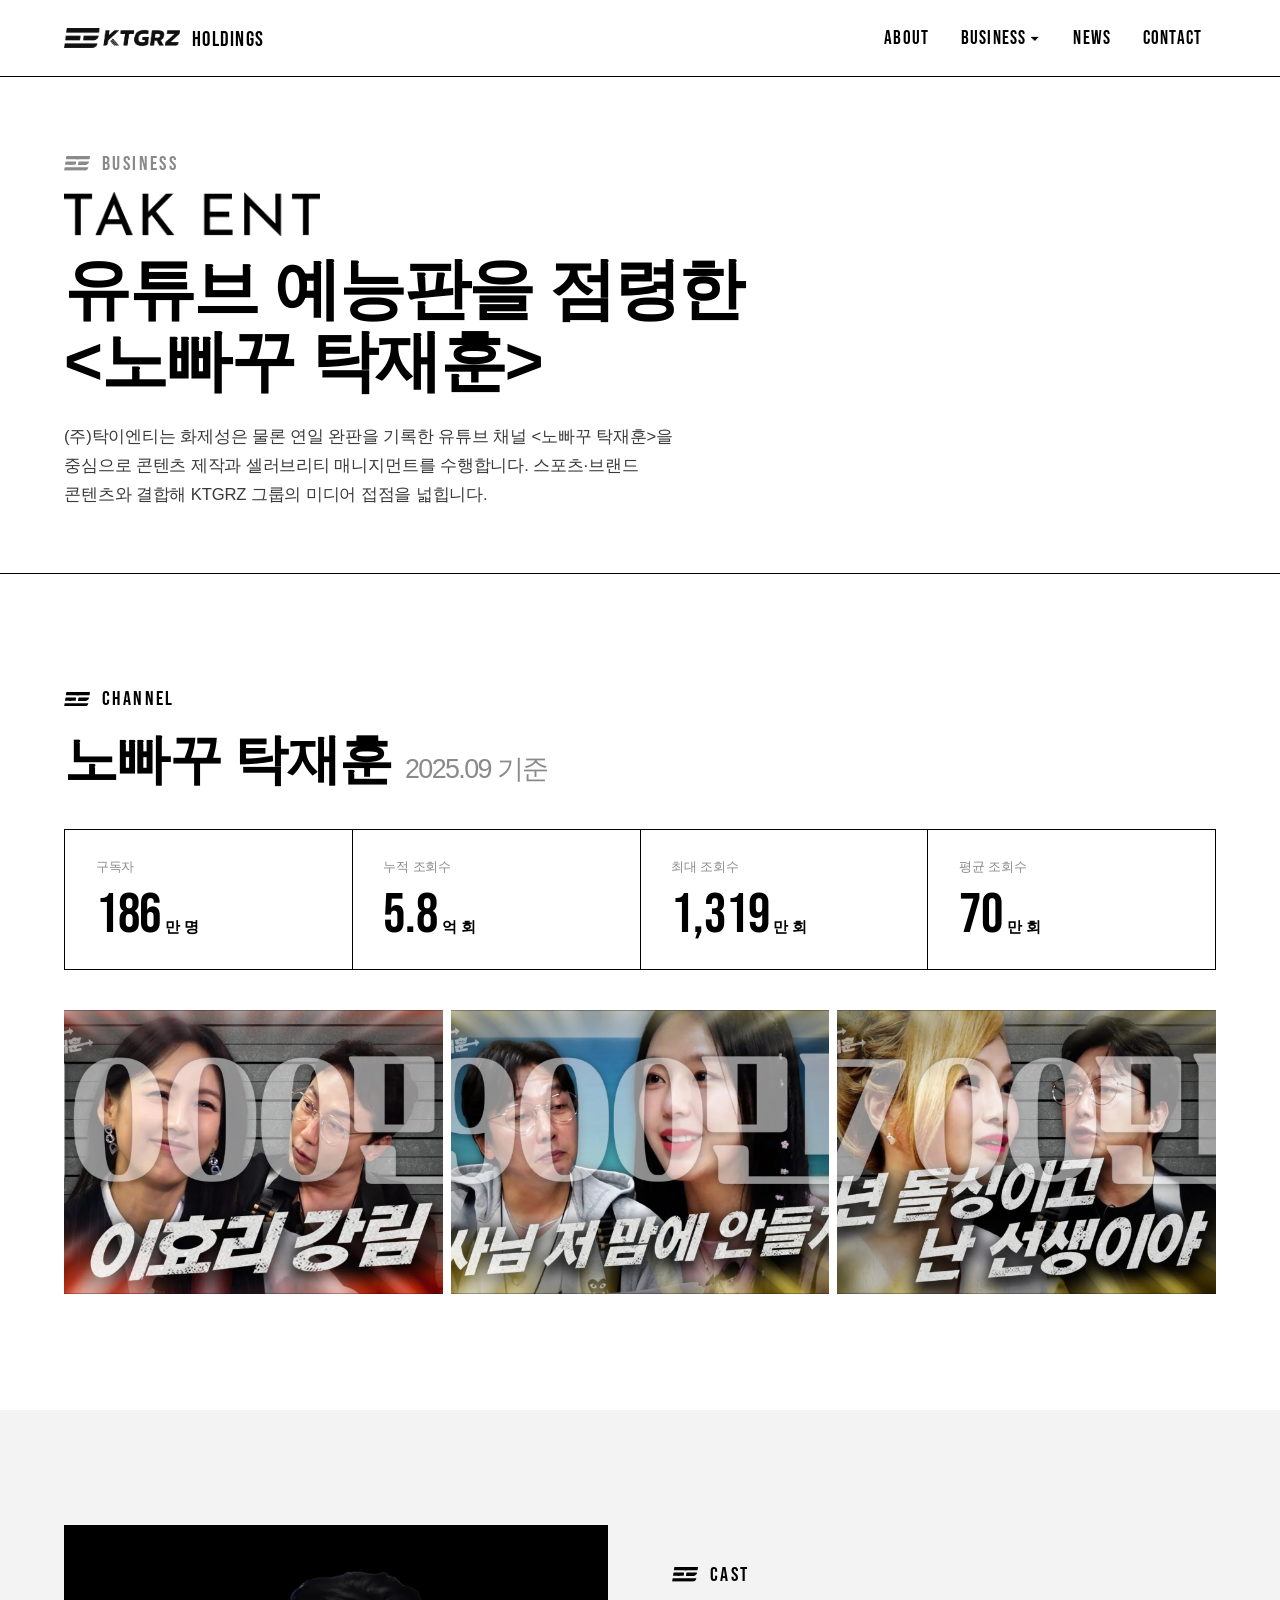
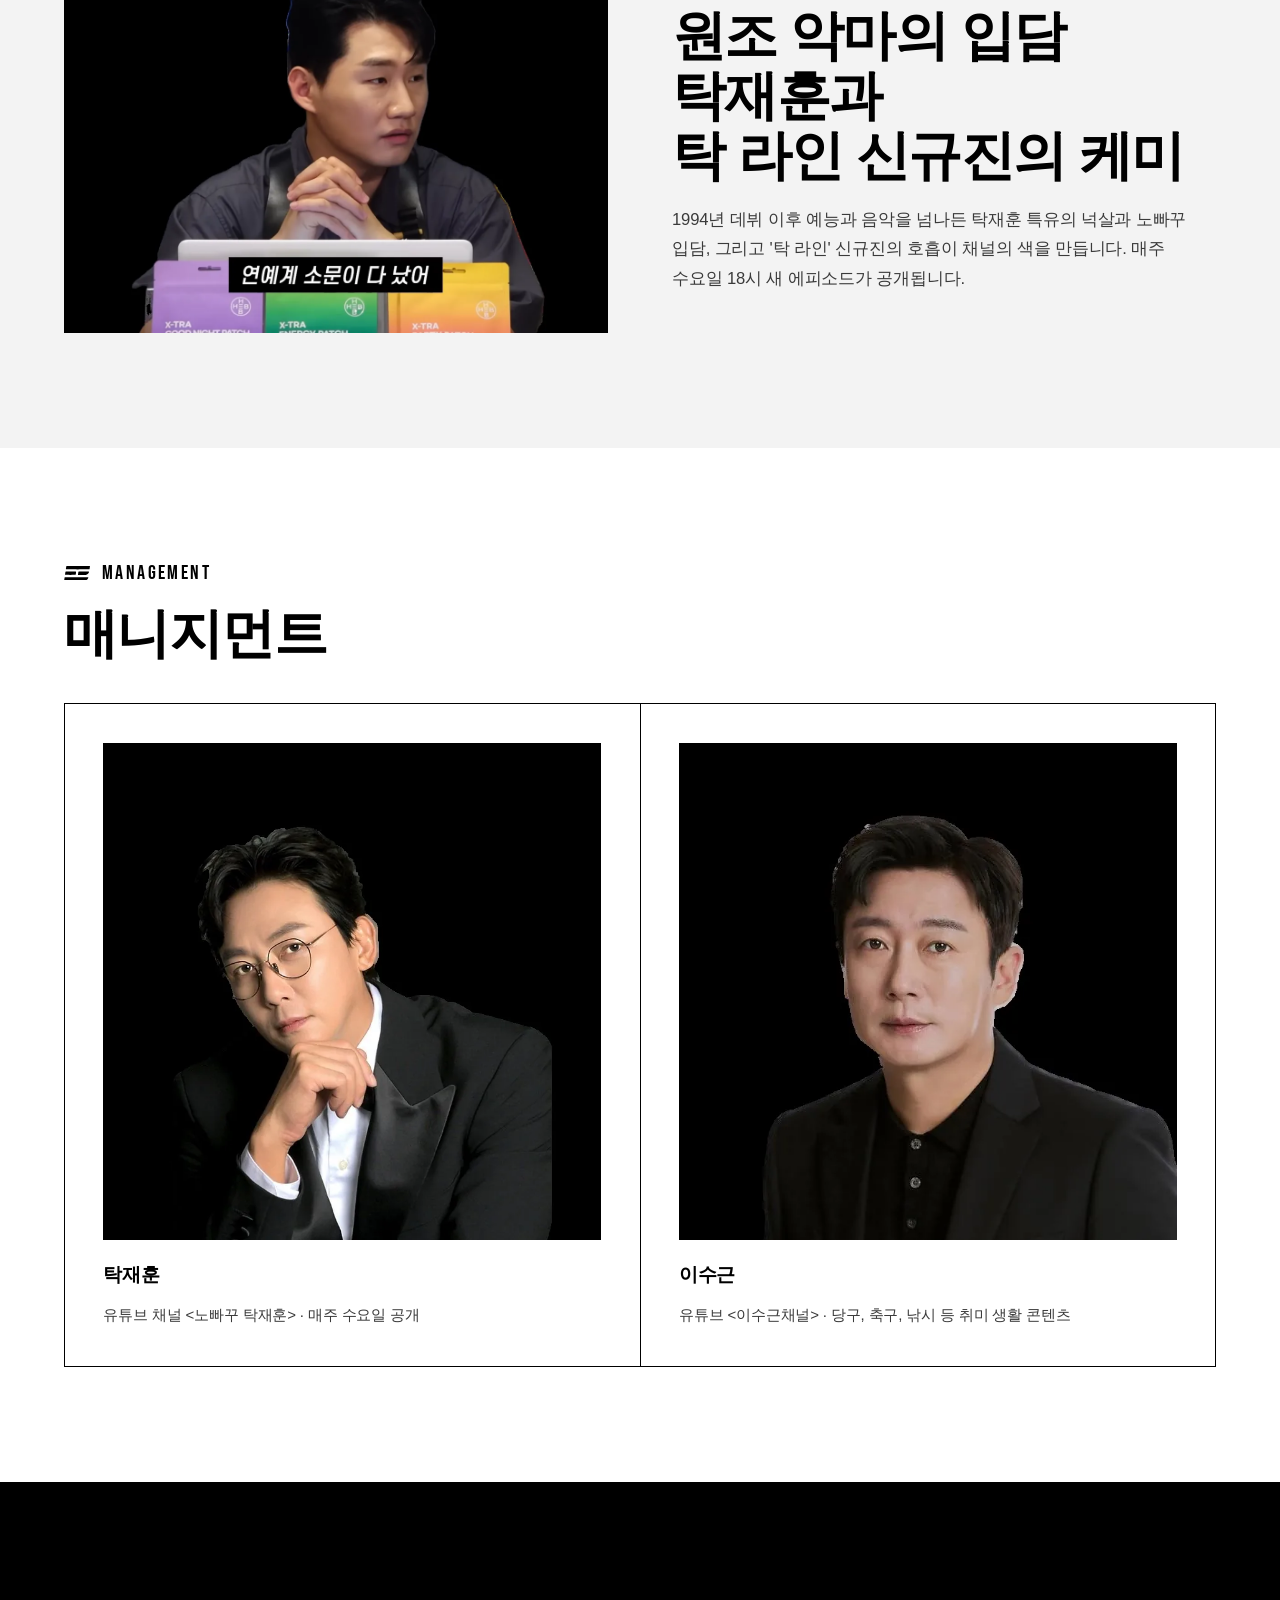
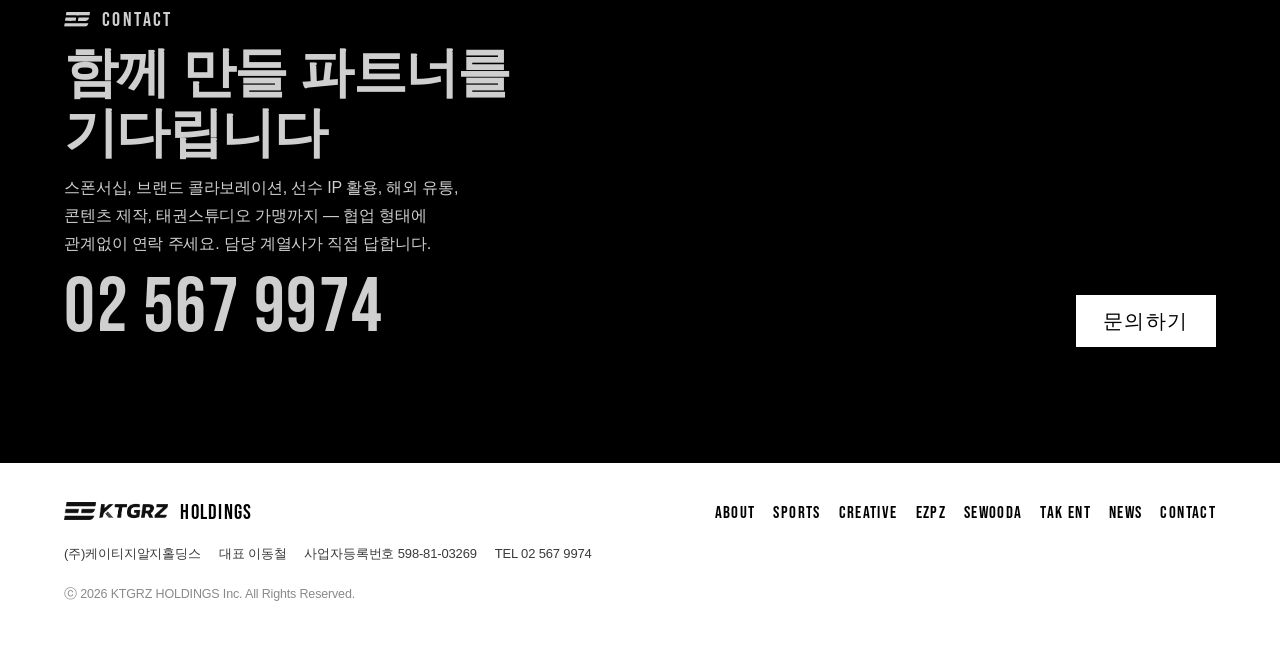
<file: takent.html>
<!DOCTYPE html>
<html lang="ko">
<head>
<meta charset="utf-8">
<meta name="viewport" content="width=device-width, initial-scale=1">
<title>TAK ENT | 탁이엔티 — 노빠꾸 탁재훈 · 매니지먼트</title>
<meta name="description" content="탁이엔티는 구독자 186만 명의 유튜브 예능 채널 <노빠꾸 탁재훈>을 제작·운영하고 셀러브리티 매니지먼트를 담당합니다.">
<meta property="og:title" content="TAK ENT | 탁이엔티 — 노빠꾸 탁재훈 · 매니지먼트">
<meta property="og:description" content="탁이엔티는 구독자 186만 명의 유튜브 예능 채널 <노빠꾸 탁재훈>을 제작·운영하고 셀러브리티 매니지먼트를 담당합니다.">
<meta property="og:type" content="website">
<meta property="og:image" content="assets/img/crew_color.webp">
<meta name="theme-color" content="#ffffff">
<link rel="icon" type="image/png" href="assets/logo/symbol_black.png">
<link rel="stylesheet" href="assets/css/style.css">
</head>
<body>
<svg width="0" height="0" style="position:absolute" aria-hidden="true"><symbol id="mark" viewBox="0 0 488 277"><path d="M6,270 C5,270 4,269 4,269 C4,262 12,212 14,211 C16,209 453,208 455,210 C459,215 449,239 437,251 C427,261 412,269 396,271 C384,273 7,272 6,270 Z M20,166 C19,166 18,164 19,162 C19,161 21,148 23,134 C25,116 27,108 28,107 C30,104 224,104 226,107 C228,110 221,163 218,166 C216,169 22,169 20,166 Z M263,167 C261,165 262,163 266,135 C268,117 270,108 271,107 C273,104 467,104 469,107 C471,108 471,111 467,122 C459,145 437,163 411,167 C401,169 265,168 263,167 Z M37,62 C35,60 34,62 39,31 C43,6 43,5 45,2 L48,0 L265,-0 C506,-0 489,-0 488,6 C487,8 485,21 483,35 C481,50 479,61 478,62 C476,65 39,65 37,62 Z"/></symbol></svg>
<a class="skip" href="#main">본문으로 건너뛰기</a>
<!-- ===== HEADER (모든 페이지 동일) ===== -->
<header class="hdr">
  <div class="wrap row">
    <a class="logo" href="index.html" aria-label="KTGRZ 홈"><img src="assets/logo/ktgrz_black.png" alt="KTGRZ"><span class="h">HOLDINGS</span></a>
    <ul class="menu">
      <li><a href="about.html">About</a></li>
      <li><button type="button" aria-haspopup="true">Business ▾</button>
        <ul class="sub">
          <li><a href="sports.html">KTGRZ SPORTS</a></li>
          <li><a href="creative.html">KTGRZ CREATIVE</a></li>
          <li><a href="ezpz.html">EZPZ</a></li>
          <li><a href="sewooda.html">세우다컴퍼니</a></li>
          <li><a href="takent.html">TAK ENT</a></li>
        </ul>
      </li>
      <li><a href="news.html">News</a></li>
      <li><a href="contact.html">Contact</a></li>
    </ul>
    <button class="burger" type="button" aria-expanded="false" aria-controls="mnav" aria-label="메뉴 열기"><span></span><span></span><span></span></button>
  </div>
  <nav class="mnav" id="mnav" aria-label="모바일 메뉴">
    <a href="index.html">Home</a>
    <a href="about.html">About</a>
    <a href="index.html#biz">Business</a>
    <div class="sub" id="biz-sub">
      <a href="sports.html">KTGRZ SPORTS</a>
      <a href="creative.html">KTGRZ CREATIVE</a>
      <a href="ezpz.html">EZPZ</a>
      <a href="sewooda.html">세우다컴퍼니</a>
      <a href="takent.html">TAK ENT</a>
    </div>
    <a href="news.html">News</a>
    <a href="contact.html">Contact</a>
    <p class="tel">TEL <a href="tel:+8225679974">02 567 9974</a></p>
  </nav>
</header>
<!-- ===== /HEADER ===== -->
<main id="main">

<section class="phero">
  <div class="wrap">
    <p class="label"><svg class="mark" aria-hidden="true"><use href="#mark"/></svg><span>Business</span></p>
    <img class="wm" src="assets/logo/takent_black.png" alt="TAK ENT">
    <h1 class="kr">유튜브 예능판을 점령한<br>&lt;노빠꾸 탁재훈&gt;</h1>
    <p class="intro">(주)탁이엔티는 화제성은 물론 연일 완판을 기록한 유튜브 채널 &lt;노빠꾸 탁재훈&gt;을 중심으로 콘텐츠 제작과 셀러브리티 매니지먼트를 수행합니다. 스포츠·브랜드 콘텐츠와 결합해 KTGRZ 그룹의 미디어 접점을 넓힙니다.</p>
  </div>
</section>

<section class="sec">
  <div class="wrap">
    <p class="label"><svg class="mark" aria-hidden="true"><use href="#mark"/></svg><span>Channel</span></p>
    <h2 class="h2">노빠꾸 탁재훈 <span class="muted" style="font-size:.5em;font-weight:500">2025.09 기준</span></h2>
    <div class="stats s4">
      <div class="st"><p class="lbl">구독자</p><p class="val">186<small>만 명</small></p></div>
      <div class="st"><p class="lbl">누적 조회수</p><p class="val">5.8<small>억 회</small></p></div>
      <div class="st"><p class="lbl">최대 조회수</p><p class="val">1,319<small>만 회</small></p></div>
      <div class="st"><p class="lbl">평균 조회수</p><p class="val">70<small>만 회</small></p></div>
    </div>
    <div class="gal g3">
      <img src="assets/img/tak_thumb1.webp" alt="1000만 조회 영상 썸네일">
      <img src="assets/img/tak_thumb2.webp" alt="900만 조회 영상 썸네일">
      <img src="assets/img/tak_thumb3.webp" alt="700만 조회 영상 썸네일">
    </div>
  </div>
</section>

<section class="sec grey">
  <div class="wrap two rev">
    <div>
      <p class="label"><svg class="mark" aria-hidden="true"><use href="#mark"/></svg><span>Cast</span></p>
      <h2 class="h2">원조 악마의 입담 탁재훈과<br>탁 라인 신규진의 케미</h2>
      <p class="intro">1994년 데뷔 이후 예능과 음악을 넘나든 탁재훈 특유의 넉살과 노빠꾸 입담, 그리고 '탁 라인' 신규진의 호흡이 채널의 색을 만듭니다. 매주 수요일 18시 새 에피소드가 공개됩니다.</p>
    </div>
    <div class="img"><img src="assets/img/tak_still2.webp" alt="촬영 현장의 탁재훈과 신규진"></div>
  </div>
</section>

<section class="sec">
  <div class="wrap">
    <p class="label"><svg class="mark" aria-hidden="true"><use href="#mark"/></svg><span>Management</span></p>
    <h2 class="h2">매니지먼트</h2>
    <div class="tiles t2">
      <div class="tile"><img class="th" src="assets/img/tak_portrait.webp" alt="탁재훈" style="aspect-ratio:1/1;object-position:top"><h3>탁재훈</h3><p>유튜브 채널 &lt;노빠꾸 탁재훈&gt; · 매주 수요일 공개</p></div>
      <div class="tile"><img class="th" src="assets/img/lee_portrait.webp" alt="이수근" style="aspect-ratio:1/1;object-position:top"><h3>이수근</h3><p>유튜브 &lt;이수근채널&gt; · 당구, 축구, 낚시 등 취미 생활 콘텐츠</p></div>
    </div>
  </div>
</section>

<section class="cta black">
  <div class="wrap g">
    <div>
      <p class="label"><svg class="mark" aria-hidden="true"><use href="#mark"/></svg><span>Contact</span></p>
      <p class="h2">함께 만들 파트너를<br>기다립니다</p>
      <p>스폰서십, 브랜드 콜라보레이션, 선수 IP 활용, 해외 유통, 콘텐츠 제작, 태권스튜디오 가맹까지 — 협업 형태에 관계없이 연락 주세요. 담당 계열사가 직접 답합니다.</p>
      <p class="tel mt-3"><a href="tel:+8225679974">02 567 9974</a></p>
    </div>
    <a class="btn" href="contact.html">문의하기</a>
  </div>
</section>
</main>
<!-- ===== FOOTER (모든 페이지 동일) ===== -->
<footer class="ftr">
  <div class="wrap g">
    <div>
      <a class="logo" href="index.html"><img src="assets/logo/ktgrz_black.png" alt="KTGRZ"><span class="h">HOLDINGS</span></a>
      <ul>
        <li>(주)케이티지알지홀딩스</li><li>대표 이동철</li><li>사업자등록번호 598-81-03269</li><li>TEL 02 567 9974</li>
      </ul>
      <p class="copy">ⓒ <span id="year">2026</span> KTGRZ HOLDINGS Inc. All Rights Reserved.</p>
    </div>
    <div class="links">
      <a href="about.html">About</a><a href="sports.html">Sports</a><a href="creative.html">Creative</a><a href="ezpz.html">EZPZ</a><a href="sewooda.html">Sewooda</a><a href="takent.html">Tak Ent</a><a href="news.html">News</a><a href="contact.html">Contact</a>
    </div>
  </div>
</footer>
<!-- ===== /FOOTER ===== -->
<script src="assets/js/main.js"></script>
</body>
</html>
</file>
<file: assets/css/style.css>
/* KTGRZ HOLDINGS — official site v2
   Palette: white & black only (plus two greys for hierarchy).
   Display type: Bebas Neue (Latin, condensed poster) / Pretendard (Korean, body). */

@font-face { font-family: 'Bebas Neue'; src: url('../fonts/BebasNeue-Regular.woff2') format('woff2'); font-weight: 400; font-style: normal; font-display: swap; }
@import url('https://cdn.jsdelivr.net/gh/orioncactus/pretendard@v1.3.9/dist/web/static/pretendard.min.css');

:root {
  --w: #ffffff;
  --k: #000000;
  --g1: #f3f3f3;
  --g2: #d9d9d9;
  --g3: #8a8a8a;
  --ink2: #3a3a3a;
  --disp: 'Bebas Neue', 'Impact', 'Arial Narrow', sans-serif;
  --body: 'Pretendard', -apple-system, 'Malgun Gothic', 'Apple SD Gothic Neo', sans-serif;
  --gut: clamp(20px, 5vw, 64px);
  --max: 1280px;
  --head: 76px;
}

*, *::before, *::after { box-sizing: border-box; }
html { -webkit-text-size-adjust: 100%; scroll-behavior: smooth; }
@media (prefers-reduced-motion: reduce) { html { scroll-behavior: auto; } *, *::before, *::after { transition: none !important; animation: none !important; } }
body { margin: 0; background: var(--w); color: var(--k); font-family: var(--body); font-size: 16px; line-height: 1.75; letter-spacing: -0.01em; word-break: keep-all; overflow-wrap: anywhere; }
body.menu-open { overflow: hidden; }
img { display: block; max-width: 100%; height: auto; }
a { color: inherit; text-decoration: none; }
p, h1, h2, h3, h4, ul, dl, dd, figure { margin: 0; }
ul { padding: 0; list-style: none; }
button { font: inherit; }
:focus-visible { outline: 2px solid var(--k); outline-offset: 3px; }
.black :focus-visible { outline-color: var(--w); }
.skip { position: absolute; left: -9999px; top: 8px; z-index: 200; background: var(--k); color: var(--w); padding: 8px 14px; }
.skip:focus { left: 8px; }
.wrap { max-width: var(--max); margin-inline: auto; padding-inline: var(--gut); }
.disp { font-family: var(--disp); font-weight: 400; letter-spacing: .01em; line-height: .92; overflow-wrap: normal; word-break: normal; }
.black { background: var(--k); color: var(--w); }
.grey { background: var(--g1); }
.muted { color: var(--g3); }
.black .muted { color: #9d9d9d; }
.ink2 { color: var(--ink2); }
.black .ink2 { color: #cfcfcf; }
.mt-1 { margin-top: 8px; } .mt-2 { margin-top: 16px; } .mt-3 { margin-top: 24px; } .mt-4 { margin-top: 40px; } .mt-5 { margin-top: 64px; }
.hide { display: none !important; }

/* ===== brand mark (inline svg <use>) ===== */
.mark { display: inline-block; width: 22px; height: 12.5px; vertical-align: middle; fill: currentColor; }
.mark.lg { width: 40px; height: 22.7px; }

/* ===== header ===== */
.hdr { position: sticky; top: 0; z-index: 100; background: var(--w); border-bottom: 1px solid var(--k); }
.hdr .row { display: flex; align-items: center; height: var(--head); gap: 20px; position: relative; z-index: 130; }
.logo { display: inline-flex; align-items: center; gap: 12px; }
.logo img { height: 20px; width: auto; }
.logo .h { font-family: var(--disp); font-size: 21px; letter-spacing: .06em; line-height: 1; padding-top: 3px; }
.menu { margin-left: auto; display: flex; align-items: center; gap: 4px; }
.menu > li { position: relative; }
.menu a, .menu button { display: inline-flex; align-items: center; gap: 6px; padding: 10px 14px; font-family: var(--disp); font-size: 19px; letter-spacing: .06em; line-height: 1; background: none; border: 0; color: var(--k); cursor: pointer; }
.menu a:hover, .menu button:hover, .menu a[aria-current="page"] { text-decoration: underline; text-underline-offset: 6px; text-decoration-thickness: 2px; }
.menu .sub { position: absolute; left: 0; top: 100%; min-width: 240px; background: var(--k); color: var(--w); padding: 10px 0; display: none; }
.menu li:hover > .sub, .menu li:focus-within > .sub { display: block; }
.menu .sub a { display: block; color: var(--w); font-family: var(--body); font-size: 14px; font-weight: 600; letter-spacing: -0.01em; padding: 10px 18px; }
.menu .sub a:hover { text-decoration: none; background: #222; }
.menu .sub a[aria-current="page"] { background: #222; text-decoration: none; }
.burger { display: none; margin-left: auto; width: 44px; height: 44px; background: none; border: 0; padding: 0; cursor: pointer; position: relative; z-index: 130; }
.burger span { position: absolute; left: 9px; width: 26px; height: 2px; background: var(--k); transition: transform .25s, top .25s, opacity .25s; }
.burger span:nth-child(1) { top: 14px; } .burger span:nth-child(2) { top: 21px; } .burger span:nth-child(3) { top: 28px; }
.menu-open .burger span { background: var(--w); }
.menu-open .burger span:nth-child(1) { top: 21px; transform: rotate(45deg); }
.menu-open .burger span:nth-child(2) { opacity: 0; }
.menu-open .burger span:nth-child(3) { top: 21px; transform: rotate(-45deg); }
.mnav { display: none; }
@media (max-width: 960px) {
  .menu { display: none; }
  .burger { display: block; }
  .mnav { display: none; position: fixed; inset: 0; z-index: 120; background: var(--k); color: var(--w); padding: calc(var(--head) + 16px) var(--gut) 40px; overflow-y: auto; }
  .menu-open .mnav { display: flex; flex-direction: column; }
  .menu-open .hdr { background: var(--k); border-bottom-color: #333; }
  .menu-open .logo img { filter: invert(1); }
  .menu-open .logo .h { color: var(--w); }
  .mnav a { display: block; font-family: var(--disp); font-size: clamp(38px, 11vw, 56px); line-height: 1.05; letter-spacing: .02em; padding: 8px 0; border-bottom: 1px solid #333; }
  .mnav .sub { padding: 6px 0 14px; border-bottom: 1px solid #333; }
  .mnav .sub a { font-family: var(--body); font-size: 17px; font-weight: 600; letter-spacing: -0.01em; padding: 9px 0 9px 18px; border: 0; }
  .mnav .tel { margin-top: auto; padding-top: 32px; font-family: var(--disp); font-size: 22px; letter-spacing: .04em; color: #bdbdbd; }
  .mnav .tel a { font-size: inherit; border: 0; padding: 0; display: inline; }
}

/* ===== hero ===== */
.hero { padding: clamp(40px, 6vw, 88px) 0 clamp(48px, 7vw, 96px); }
.hero .grid { display: grid; grid-template-columns: 1.05fr 1fr; gap: clamp(28px, 5vw, 72px); align-items: center; }
.hero .tag { display: flex; align-items: center; gap: 12px; font-family: var(--disp); font-size: 18px; letter-spacing: .12em; color: var(--g3); }
.hero h1 { font-family: var(--disp); font-size: clamp(72px, 11.5vw, 168px); line-height: .88; letter-spacing: 0; margin-top: 22px; overflow-wrap: normal; word-break: normal; }
.hero h1 span { display: block; }
.hero .lead { margin-top: 28px; max-width: 520px; font-size: clamp(16px, 1.35vw, 19px); color: var(--ink2); }
.hero .lead b { color: var(--k); font-weight: 700; }
.hero .btns { margin-top: 32px; display: flex; flex-wrap: wrap; gap: 12px; }
.hero .art { position: relative; }
.hero .art svg { width: 100%; height: auto; display: block; }
.hero .art figcaption { margin-top: 12px; font-size: 13px; color: var(--g3); display: flex; justify-content: space-between; gap: 12px; }
@media (max-width: 960px) { .hero .grid { grid-template-columns: 1fr; } .hero .art { order: 2; } }

.btn { display: inline-flex; align-items: center; justify-content: center; gap: 10px; min-height: 52px; padding: 0 26px; background: var(--k); color: var(--w); border: 1px solid var(--k); font-family: var(--disp); font-size: 20px; letter-spacing: .08em; line-height: 1; padding-top: 3px; transition: background .2s, color .2s; }
.btn:hover { background: var(--w); color: var(--k); }
.btn.line { background: transparent; color: var(--k); }
.btn.line:hover { background: var(--k); color: var(--w); }
.black .btn { background: var(--w); color: var(--k); border-color: var(--w); }
.black .btn:hover { background: var(--k); color: var(--w); }
.black .btn.line { background: transparent; color: var(--w); }
.black .btn.line:hover { background: var(--w); color: var(--k); }
.btn.kr { font-family: var(--body); font-weight: 700; font-size: 15px; letter-spacing: -0.01em; padding-top: 0; }

/* ===== fact strip (black band) ===== */
.facts { padding: 22px 0; }
.facts ul { display: grid; grid-template-columns: repeat(5, 1fr); }
.facts li { display: flex; align-items: center; gap: 14px; padding: 4px 20px 4px 0; margin-right: 20px; border-right: 1px solid #333; font-size: 13px; line-height: 1.45; color: #cfcfcf; }
.facts li:last-child { border-right: 0; margin-right: 0; padding-right: 0; }
.facts b { font-family: var(--disp); font-size: 32px; letter-spacing: .02em; color: var(--w); line-height: 1; padding-top: 3px; white-space: nowrap; }
.facts b small { font-family: var(--body); font-size: 14px; font-weight: 700; letter-spacing: 0; margin-left: 2px; }
@media (max-width: 1100px) { .facts ul { grid-template-columns: repeat(3, 1fr); row-gap: 14px; } .facts li:nth-child(3n) { border-right: 0; } }
@media (max-width: 700px) { .facts ul { grid-template-columns: 1fr; row-gap: 0; } .facts li { border-right: 0; border-bottom: 1px solid #333; padding: 12px 0; margin: 0; display: grid; grid-template-columns: 96px 1fr; } .facts li:last-child { border-bottom: 0; } }

/* ===== sections ===== */
.sec { padding: clamp(64px, 9vw, 128px) 0; }
.sec.tight { padding: clamp(40px, 6vw, 80px) 0; }
.label { display: flex; align-items: center; gap: 12px; font-family: var(--disp); font-size: 20px; letter-spacing: .12em; line-height: 1; }
.label .mark { width: 26px; height: 14.8px; }
.h2 { font-size: clamp(30px, 4.2vw, 58px); font-weight: 800; line-height: 1.12; letter-spacing: -0.03em; margin-top: 20px; }
.h3 { font-size: clamp(22px, 2.2vw, 30px); font-weight: 800; line-height: 1.25; letter-spacing: -0.02em; }
.h4 { font-size: 18px; font-weight: 700; letter-spacing: -0.01em; }
.intro { max-width: 640px; font-size: clamp(16px, 1.3vw, 18px); color: var(--ink2); margin-top: 20px; }
.black .intro { color: #cfcfcf; }
.head-row { display: grid; grid-template-columns: 1fr auto; gap: 24px; align-items: end; }
@media (max-width: 700px) { .head-row { grid-template-columns: 1fr; align-items: start; } }

/* strengths: zig-zag editorial rows */
.strength { display: grid; grid-template-columns: 1fr 1fr; gap: clamp(24px, 5vw, 80px); align-items: center; padding: clamp(40px, 6vw, 88px) 0; border-top: 1px solid var(--k); }
.strength:first-of-type { border-top: 0; }
.strength .num { font-family: var(--disp); font-size: 20px; letter-spacing: .12em; color: var(--g3); }
.strength h3 { font-size: clamp(28px, 3.4vw, 46px); font-weight: 800; line-height: 1.15; letter-spacing: -0.03em; margin-top: 10px; }
.strength p { margin-top: 18px; color: var(--ink2); max-width: 52ch; }
.strength .proof { margin-top: 22px; display: flex; flex-wrap: wrap; gap: 8px; }
.strength .proof span { font-size: 13px; font-weight: 600; border: 1px solid var(--k); padding: 5px 11px; }
.strength .img { position: relative; }
.strength .img img { width: 100%; aspect-ratio: 4 / 3; object-fit: cover; }
.strength:nth-of-type(even) .img { order: -1; }
@media (max-width: 860px) { .strength { grid-template-columns: 1fr; gap: 24px; } .strength:nth-of-type(even) .img { order: 0; } }

/* group companies list */
.groups { border-top: 1px solid var(--k); margin-top: 40px; }
.groups .co { display: grid; grid-template-columns: 220px 1fr 170px 40px; gap: 24px; align-items: center; padding: 26px 0; border-bottom: 1px solid var(--k); transition: background .2s; }
.groups .co:hover { background: var(--g1); }
.groups .co .lg img { height: 24px; width: auto; }
.groups .co .lg img.tall { height: 46px; }
.groups .co .lg img.tk { height: 22px; }
.groups .co .desc b { display: block; font-size: 17px; font-weight: 700; }
.groups .co .desc span { font-size: 14px; color: var(--ink2); }
.groups .co .pic img { width: 100%; aspect-ratio: 16 / 10; object-fit: cover; }
.groups .co .arrow { font-family: var(--disp); font-size: 28px; line-height: 1; text-align: right; }
@media (max-width: 860px) { .groups .co { grid-template-columns: 1fr 40px; padding: 20px 0; } .groups .co .pic { display: none; } .groups .co .lg img { height: 20px; } .groups .co .lg img.tall { height: 38px; } }

/* spirit block (black) */
.spirit { display: grid; grid-template-columns: 1fr 1fr; gap: clamp(28px, 5vw, 80px); align-items: center; }
.spirit .bigmark { width: 100%; max-width: 520px; height: auto; fill: var(--w); }
.spirit .cap { margin-top: 22px; font-family: var(--body); font-weight: 800; font-size: clamp(22px, 2.4vw, 32px); letter-spacing: -0.02em; line-height: 1.2; }
.spirit .cap span { color: #8a8a8a; }
.spirit .mark.lg { width: 96px; height: 54.5px; }
.spirit p { color: #cfcfcf; margin-top: 18px; max-width: 48ch; }
@media (max-width: 860px) { .spirit { grid-template-columns: 1fr; } }

/* moments photo grid */
.moments { display: grid; grid-template-columns: repeat(12, 1fr); gap: 12px; margin-top: 40px; }
.moments figure { position: relative; overflow: hidden; }
.moments figure img { width: 100%; height: 100%; object-fit: cover; transition: transform .5s ease; }
.moments figure:hover img { transform: scale(1.03); }
.moments figcaption { position: absolute; left: 0; right: 0; bottom: 0; padding: 12px 14px; background: linear-gradient(to top, rgba(0,0,0,.75), rgba(0,0,0,0)); color: var(--w); font-size: 13px; }
.moments .a { grid-column: span 7; aspect-ratio: 16 / 9; }
.moments .b { grid-column: span 5; aspect-ratio: 4 / 3; }
.moments .c { grid-column: span 4; aspect-ratio: 4 / 3; }
@media (max-width: 860px) { .moments { grid-template-columns: 1fr 1fr; gap: 8px; } .moments .a, .moments .b, .moments .c { grid-column: span 1; aspect-ratio: 4 / 3; } .moments .a { grid-column: span 2; aspect-ratio: 16 / 9; } }

/* news */
.news { border-top: 1px solid var(--k); margin-top: 40px; }
.news li { border-bottom: 1px solid var(--k); }
.news a, .news .it { display: grid; grid-template-columns: 120px 1fr 160px; gap: 24px; padding: 22px 0; align-items: baseline; transition: background .2s; }
.news a:hover { background: var(--g1); }
.black .news { border-color: #444; } .black .news li { border-color: #444; } .black .news a:hover { background: #111; }
.news .d { font-family: var(--disp); font-size: 19px; letter-spacing: .06em; color: var(--g3); }
.news .t { font-size: 17px; font-weight: 700; }
.news .t small { display: block; font-weight: 400; font-size: 14px; color: var(--ink2); margin-top: 4px; }
.black .news .t small { color: #bdbdbd; }
.news .s { font-size: 13px; color: var(--g3); text-align: right; }
.news a .s::after { content: ' ↗'; }
@media (max-width: 700px) { .news a, .news .it { grid-template-columns: 1fr; gap: 4px; } .news .s { text-align: left; } }

/* contact cta */
.cta { padding: clamp(64px, 9vw, 120px) 0; }
.cta .g { display: grid; grid-template-columns: 1fr auto; gap: 32px; align-items: end; }
.cta .tel { font-family: var(--disp); font-size: clamp(40px, 6vw, 84px); line-height: 1; letter-spacing: .02em; }
.cta p { color: #cfcfcf; margin-top: 12px; max-width: 46ch; }
@media (max-width: 760px) { .cta .g { grid-template-columns: 1fr; } }

/* footer */
.ftr { border-top: 1px solid var(--k); padding: 36px 0 40px; }
.ftr .g { display: grid; grid-template-columns: 1fr auto; gap: 24px; align-items: start; }
.ftr .logo img { height: 18px; }
.ftr ul { display: flex; flex-wrap: wrap; gap: 4px 18px; margin-top: 14px; font-size: 13px; color: var(--ink2); }
.ftr .links { display: flex; flex-wrap: wrap; gap: 6px 18px; font-family: var(--disp); font-size: 17px; letter-spacing: .08em; }
.ftr .links a:hover { text-decoration: underline; text-underline-offset: 5px; }
.ftr .copy { margin-top: 18px; font-size: 12.5px; color: var(--g3); }
@media (max-width: 700px) { .ftr .g { grid-template-columns: 1fr; } }

/* ===== sub pages ===== */
.phero { padding: clamp(40px, 6vw, 80px) 0 clamp(32px, 5vw, 64px); border-bottom: 1px solid var(--k); }
.phero .label { color: var(--g3); }
.phero h1 { margin-top: 18px; }
.phero h1.disp { font-size: clamp(64px, 10vw, 150px); }
.phero h1.kr { font-size: clamp(34px, 5.2vw, 72px); font-weight: 800; line-height: 1.08; letter-spacing: -0.035em; }
.phero .wm { height: clamp(28px, 3.6vw, 44px); width: auto; margin-top: 18px; }
.phero .wm.tall { height: clamp(48px, 6vw, 72px); }
.phero .intro { margin-top: 24px; }
.phero .btns { display: flex; flex-wrap: wrap; gap: 12px; margin-top: 28px; }
.pband img { width: 100%; max-height: 560px; object-fit: cover; }

.two { display: grid; grid-template-columns: 1fr 1fr; gap: clamp(28px, 5vw, 80px); align-items: center; }
.two.top { align-items: start; }
.two .img img { width: 100%; object-fit: cover; aspect-ratio: 4 / 3; }
.two .img.fit { background: var(--g1); padding: 24px; }
.two .img.fit img { object-fit: contain; aspect-ratio: auto; max-height: 560px; margin-inline: auto; width: auto; max-width: 100%; }
.two.rev .img { order: -1; }
@media (max-width: 860px) { .two { grid-template-columns: 1fr; } .two.rev .img { order: 0; } }

.points { margin-top: 28px; border-top: 1px solid var(--k); }
.points li { display: grid; grid-template-columns: 84px 1fr; gap: 14px; padding: 16px 0; border-bottom: 1px solid var(--g2); }
.points .k { font-family: var(--disp); font-size: 18px; letter-spacing: .08em; padding-top: 4px; }
.points .v b { display: block; font-weight: 700; }
.points .v { color: var(--ink2); font-size: 15px; }
.black .points { border-color: var(--w); } .black .points li { border-color: #444; } .black .points .v { color: #cfcfcf; } .black .points .v b { color: var(--w); }

.tiles { display: grid; gap: 1px; background: var(--k); border: 1px solid var(--k); margin-top: 40px; }
.tiles.t2 { grid-template-columns: repeat(2, 1fr); }
.tiles.t3 { grid-template-columns: repeat(3, 1fr); }
.tiles.t4 { grid-template-columns: repeat(4, 1fr); }
.tiles.t5 { grid-template-columns: repeat(5, 1fr); }
.tile { background: var(--w); padding: clamp(24px, 3vw, 40px); min-width: 0; }
.black .tiles { background: #444; border-color: #444; } .black .tile { background: var(--k); }
.tile .n { font-family: var(--disp); font-size: 34px; line-height: 1; letter-spacing: .02em; }
.tile .n.sm { font-size: 20px; letter-spacing: .1em; color: var(--g3); }
.tile h3 { font-size: 19px; font-weight: 800; letter-spacing: -0.02em; margin-top: 14px; }
.tile p { margin-top: 10px; font-size: 15px; color: var(--ink2); }
.black .tile p { color: #cfcfcf; }
.tile ul { margin-top: 10px; }
.tile ul li { position: relative; padding-left: 14px; font-size: 15px; color: var(--ink2); margin-top: 6px; }
.tile ul li::before { content: ''; position: absolute; left: 0; top: 12px; width: 6px; height: 1px; background: var(--k); }
.tile img.th { width: 100%; aspect-ratio: 4 / 3; object-fit: cover; margin-bottom: 18px; }
.tile img.lg { height: 28px; width: auto; margin-bottom: 18px; }
.tile img.lg.tall { height: 52px; }
a.tile:hover { background: var(--g1); }
@media (max-width: 1000px) { .tiles.t4, .tiles.t5 { grid-template-columns: repeat(2, 1fr); } }
@media (max-width: 640px) { .tiles.t2, .tiles.t3, .tiles.t4, .tiles.t5 { grid-template-columns: 1fr; } }

.stats { display: grid; grid-template-columns: repeat(5, 1fr); gap: 1px; background: var(--k); border: 1px solid var(--k); margin-top: 40px; }
.stats.s4 { grid-template-columns: repeat(4, 1fr); }
.stats .st { background: var(--w); padding: 26px clamp(18px, 2.4vw, 32px); }
.stats .lbl { font-size: 13px; color: var(--g3); }
.stats .val { font-family: var(--disp); font-size: clamp(40px, 4.4vw, 64px); line-height: 1; margin-top: 8px; }
.stats .val small { font-family: var(--body); font-size: 15px; font-weight: 700; margin-left: 4px; }
@media (max-width: 900px) { .stats, .stats.s4 { grid-template-columns: repeat(2, 1fr); } }
@media (max-width: 420px) { .stats, .stats.s4 { grid-template-columns: 1fr; } }

.gal { display: grid; grid-template-columns: repeat(4, 1fr); gap: 8px; margin-top: 40px; }
.gal.g3 { grid-template-columns: repeat(3, 1fr); }
.gal.g2 { grid-template-columns: repeat(2, 1fr); }
.gal img { width: 100%; aspect-ratio: 4 / 3; object-fit: cover; }
@media (max-width: 700px) { .gal, .gal.g3 { grid-template-columns: repeat(2, 1fr); } }

.pie { width: min(300px, 70vw); aspect-ratio: 1; border-radius: 50%; margin-inline: auto;
  background: conic-gradient(#000 0 30%, #333 30% 45%, #5c5c5c 45% 60%, #8a8a8a 60% 70%, #b5b5b5 70% 80%, #dcdcdc 80% 100%); }
.legend { display: grid; grid-template-columns: 1fr 1fr; gap: 6px 18px; margin-top: 24px; font-size: 14px; max-width: 420px; margin-inline: auto; }
.legend li { display: flex; align-items: center; gap: 10px; }
.legend i { width: 12px; height: 12px; display: inline-block; border: 1px solid var(--k); }

.vision { text-align: center; }
.vision .big { font-family: var(--disp); font-size: clamp(40px, 7vw, 96px); line-height: 1; }
.vision .pair { display: grid; grid-template-columns: 1fr auto 1fr; gap: 28px; align-items: center; max-width: 900px; margin: 40px auto 0; text-align: left; }
.vision .yr { font-family: var(--disp); font-size: clamp(40px, 5vw, 72px); line-height: 1; }
.vision .arr { font-family: var(--disp); font-size: 40px; }
.vision .pair p { margin-top: 10px; color: #cfcfcf; font-size: 15px; }
.vision .slogan { margin-top: 48px; font-size: clamp(22px, 3vw, 36px); font-weight: 800; letter-spacing: -0.03em; }
@media (max-width: 700px) { .vision .pair { grid-template-columns: 1fr; text-align: center; } .vision .arr { transform: rotate(90deg); } }

/* form */
.form { display: grid; grid-template-columns: 1fr 1fr; gap: 16px; }
.form .full { grid-column: 1 / -1; }
.form label { display: block; font-size: 13px; font-weight: 700; margin-bottom: 6px; }
.form input, .form textarea, .form select { width: 100%; padding: 13px 14px; border: 1px solid var(--k); background: var(--w); font: inherit; font-size: 15px; border-radius: 0; }
.form textarea { min-height: 160px; resize: vertical; }
.form .msg { font-size: 14px; margin-top: 12px; }
@media (max-width: 640px) { .form { grid-template-columns: 1fr; } }
dl.kv { display: grid; grid-template-columns: 120px 1fr; }
dl.kv dt, dl.kv dd { padding: 16px 0; border-bottom: 1px solid var(--g2); }
dl.kv dt { font-family: var(--disp); font-size: 18px; letter-spacing: .08em; color: var(--g3); padding-top: 19px; }
dl.kv dd { font-weight: 600; }
.black dl.kv dt, .black dl.kv dd { border-color: #444; }
</file>
